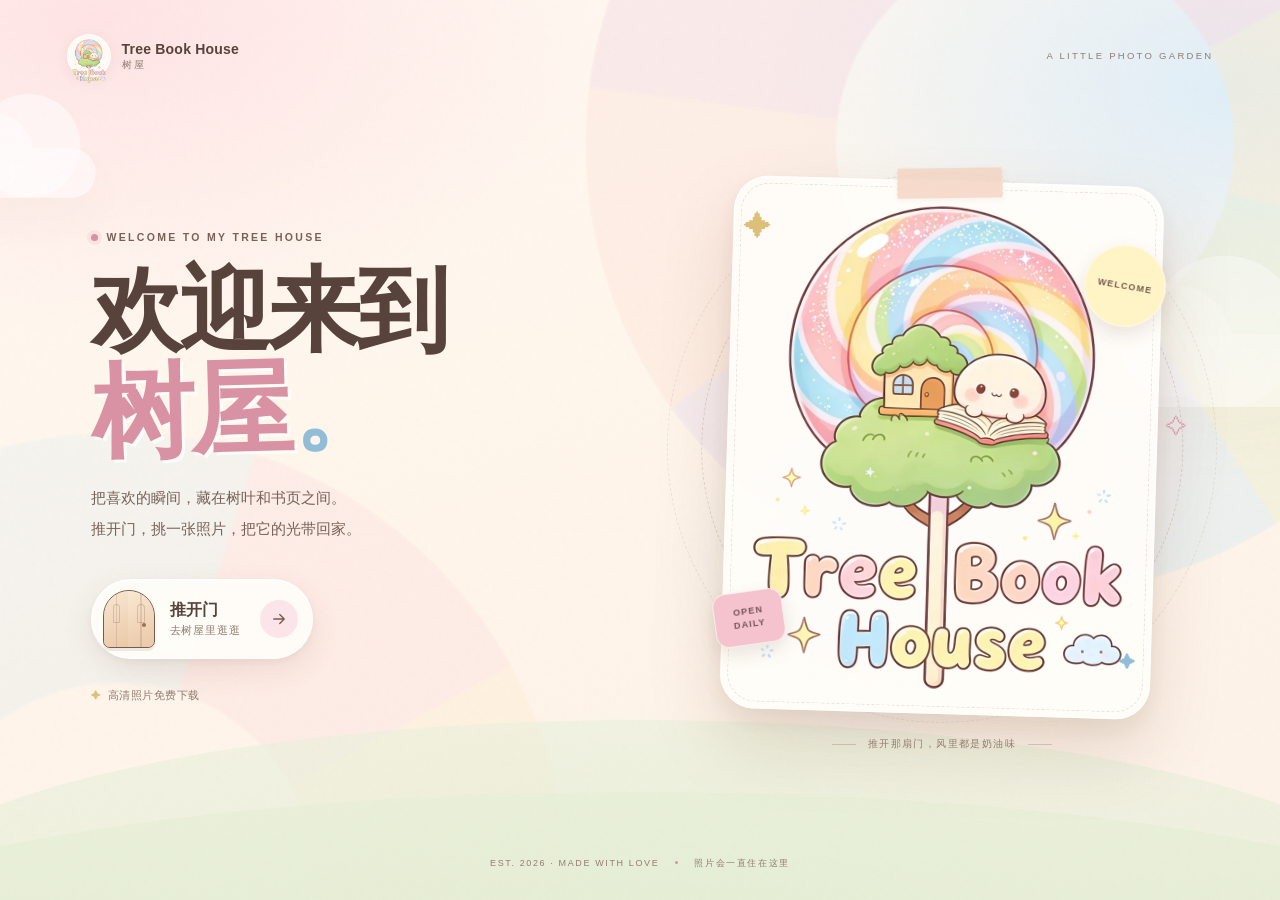
<file: index.html>
<!doctype html>
<html lang="zh-CN">
<head>
  <meta charset="utf-8">
  <meta name="viewport" content="width=device-width, initial-scale=1, viewport-fit=cover">
  <title>树屋 · Tree Book House</title>
  <meta name="description" content="欢迎来到树屋。推开门，看看藏在树叶与书页间的照片，并把喜欢的瞬间带回家。">
  <meta name="theme-color" content="#fff8ef">
  <meta property="og:type" content="website">
  <meta property="og:title" content="树屋 · Tree Book House">
  <meta property="og:description" content="把喜欢的瞬间，藏在树叶和书页之间。">
  <meta property="og:url" content="https://shugebugu.github.io/tree-book-house/">
  <meta property="og:image" content="https://shugebugu.github.io/tree-book-house/assets/brand/og.jpg">
  <meta name="twitter:card" content="summary_large_image">
  <meta name="twitter:title" content="树屋 · Tree Book House">
  <meta name="twitter:description" content="把喜欢的瞬间，藏在树叶和书页之间。">
  <meta name="twitter:image" content="https://shugebugu.github.io/tree-book-house/assets/brand/og.jpg">
  <link rel="canonical" href="https://shugebugu.github.io/tree-book-house/">
  <link rel="manifest" href="site.webmanifest">
  <meta name="apple-mobile-web-app-capable" content="yes">
  <meta name="apple-mobile-web-app-status-bar-style" content="default">
  <meta name="apple-mobile-web-app-title" content="树屋">
  <link rel="icon" href="assets/brand/favicon-32.png" sizes="32x32" type="image/png">
  <link rel="apple-touch-icon" href="assets/brand/favicon-180.png">
  <link rel="preload" href="assets/brand/logo.webp" as="image" type="image/webp">
  <link rel="stylesheet" href="assets/css/style.css">
  <script>document.documentElement.classList.add('js');</script>
</head>
<body class="is-welcome">
  <a class="skip-link" href="#main">跳到照片区</a>

  <div class="background" aria-hidden="true">
    <div class="background__wash"></div>
    <div class="lollipop lollipop--one"></div>
    <div class="lollipop lollipop--two"></div>
    <div class="cloud cloud--one"></div>
    <div class="cloud cloud--two"></div>
    <div class="cloud cloud--three"></div>
    <div class="hill hill--back"></div>
    <div class="hill hill--front"></div>
    <div class="sparkles" id="sparkles"></div>
    <div class="grain"></div>
  </div>

  <!-- ── 欢迎页 ─────────────────────────────────────── -->
  <section class="welcome" id="welcome" aria-labelledby="welcome-title">
    <header class="topbar topbar--welcome">
      <a class="brand" href="./" aria-label="Tree Book House 首页">
        <span class="brand__mark"><img src="assets/brand/logo.webp" alt="" width="852" height="1100"></span>
        <span class="brand__text">Tree Book House<small>树屋</small></span>
      </a>
      <p class="topbar__note">A LITTLE PHOTO GARDEN</p>
    </header>

    <div class="welcome__stage">
      <div class="welcome__copy">
        <p class="eyebrow"><span class="eyebrow__dot"></span> WELCOME TO MY TREE HOUSE</p>
        <h1 id="welcome-title">欢迎来到<br><span class="script">树屋</span><span class="title-dot">。</span></h1>
        <p class="lede">把喜欢的瞬间，藏在树叶和书页之间。<br>推开门，挑一张照片，把它的光带回家。</p>

        <button class="door-button" id="enterButton" type="button">
          <span class="door-button__art" aria-hidden="true">
            <span class="mini-door">
              <span class="mini-door__panel mini-door__panel--left"></span>
              <span class="mini-door__panel mini-door__panel--right"></span>
              <span class="mini-door__glow"></span>
              <span class="mini-door__knob"></span>
            </span>
          </span>
          <span class="door-button__text">
            <strong>推开门</strong>
            <small>去树屋里逛逛</small>
          </span>
          <span class="door-button__arrow" aria-hidden="true">
            <svg viewBox="0 0 24 24" fill="none"><path d="M5 12h14M13 6l6 6-6 6" stroke="currentColor" stroke-width="1.8" stroke-linecap="round" stroke-linejoin="round"/></svg>
          </span>
        </button>

        <ul class="welcome__facts" aria-label="网站特点">
          <li><span aria-hidden="true">✦</span> 高清照片免费下载</li>
        </ul>
      </div>

      <div class="welcome__art" aria-label="Tree Book House 标志">
        <div class="art-halo art-halo--pink"></div>
        <div class="art-halo art-halo--blue"></div>
        <div class="logo-float">
          <span class="orbit orbit--one" aria-hidden="true"></span>
          <span class="orbit orbit--two" aria-hidden="true"></span>
          <figure class="logo-card">
            <span class="logo-card__tape" aria-hidden="true"></span>
            <img src="assets/brand/logo.webp" alt="Tree Book House 树屋标志：彩虹棒棒糖上的树屋、一本打开的书和一朵微笑的小云" width="852" height="1100" fetchpriority="high">
          </figure>
          <span class="sticker sticker--welcome">WELCOME</span>
          <span class="sticker sticker--open">OPEN<br>DAILY</span>
          <span class="art-spark art-spark--one" aria-hidden="true">✦</span>
          <span class="art-spark art-spark--two" aria-hidden="true">✧</span>
          <span class="art-spark art-spark--three" aria-hidden="true">✦</span>
        </div>
        <p class="art-caption"><span></span> 推开那扇门，风里都是奶油味 <span></span></p>
      </div>
    </div>

    <footer class="welcome__foot">
      <span>EST. 2026 · MADE WITH LOVE</span>
      <span class="welcome__foot-dot" aria-hidden="true"></span>
      <span>照片会一直住在这里</span>
    </footer>
  </section>

  <!-- ── 相册 ───────────────────────────────────────── -->
  <div class="gallery-shell" id="galleryShell" hidden>
    <header class="topbar topbar--gallery">
      <a class="brand" href="./" aria-label="Tree Book House 首页">
        <span class="brand__mark"><img src="assets/brand/logo.webp" alt="" width="852" height="1100"></span>
        <span class="brand__text">Tree Book House<small>树屋</small></span>
      </a>
    </header>

    <main id="main">
      <section class="gallery-hero" aria-labelledby="gallery-title">
        <div class="gallery-hero__copy">
          <p class="eyebrow"><span class="eyebrow__dot"></span> THE PHOTO COLLECTION</p>
          <h1 id="gallery-title">树屋里的<span class="script">收藏</span></h1>
          <p class="lede" id="galleryIntro">一些被光选中的瞬间，住在这里，也等你带走。</p>
        </div>
      </section>

      <section class="about" id="about" aria-labelledby="about-title">
        <div class="about__card">
          <span class="about__kicker">ABOUT THIS LITTLE PLACE</span>
          <h2 id="about-title">一间不打烊的<br><span class="script">树屋相册</span></h2>
          <p>这里收藏着我制作的画面。你可以随意看看，也可以把喜欢的照片下载下来，留在自己的相册里。每一张都准备了轻巧版与高清版，还有一段动态壁纸背景。</p>
          <p class="about__sign">— 来自树屋的主人</p>
        </div>
        <a class="about__aside about__aside--tip" href="tip.html" aria-label="为树屋添一点甜，前往打赏页面">
          <span class="about__moon" aria-hidden="true"></span>
          <span class="about__flower about__flower--one" aria-hidden="true"></span>
          <span class="about__flower about__flower--two" aria-hidden="true"></span>
          <svg class="tip-entry__art" viewBox="0 0 240 225" fill="none" xmlns="http://www.w3.org/2000/svg" aria-hidden="true" focusable="false">
            <defs>
              <linearGradient id="tipJarGlass" x1="70" y1="105" x2="178" y2="204" gradientUnits="userSpaceOnUse">
                <stop stop-color="#fbfdfa"/>
                <stop offset=".55" stop-color="#e8f5ed"/>
                <stop offset="1" stop-color="#f7e9d9"/>
              </linearGradient>
              <linearGradient id="tipJarRoof" x1="58" y1="52" x2="186" y2="108" gradientUnits="userSpaceOnUse">
                <stop stop-color="#f8d6dc"/>
                <stop offset="1" stop-color="#edafc0"/>
              </linearGradient>
              <clipPath id="tipJarClip">
                <path d="M55 99c0-8 6-14 14-14h102c8 0 14 6 14 14v72c0 17-13 30-30 30H85c-17 0-30-13-30-30V99Z"/>
              </clipPath>
            </defs>

            <circle cx="129" cy="113" r="94" fill="#fbe7d9" opacity=".28"/>

            <path d="M50 185c-10-17-12-32-8-47" stroke="#79966d" stroke-width="3" stroke-linecap="round"/>
            <path d="M43 153c-14-2-21-9-23-18 12-2 21 3 25 12" fill="#d3e4bb" stroke="#719066" stroke-width="2.3" stroke-linejoin="round"/>
            <path d="M47 170c13-1 21-7 25-15-11-3-20 1-25 9" fill="#c7dca9" stroke="#719066" stroke-width="2.3" stroke-linejoin="round"/>

            <ellipse cx="120" cy="208" rx="71" ry="9" fill="#6d4b3a" opacity=".12"/>

            <rect x="151" y="49" width="19" height="48" rx="5" fill="#fff8ec" stroke="#6d5147" stroke-width="3"/>
            <path d="M160.5 39c-7-5-11-9-11-15 0-4 3-7 7-7 2 0 4 1 5 3 1-2 3-3 5-3 4 0 7 3 7 7 0 6-5 10-13 15Z" fill="#f4b2c1" stroke="#6d5147" stroke-width="2.4" stroke-linejoin="round"/>

            <path d="M55 99c0-8 6-14 14-14h102c8 0 14 6 14 14v72c0 17-13 30-30 30H85c-17 0-30-13-30-30V99Z" fill="url(#tipJarGlass)" stroke="#6d5147" stroke-width="3"/>
            <g clip-path="url(#tipJarClip)">
              <path d="M94 158c-15-10-24-19-24-30 0-8 6-14 14-14 5 0 9 2 12 7 3-5 7-7 12-7 8 0 14 6 14 14 0 11-10 20-28 30Z" fill="#f3b4c2" stroke="#6d5147" stroke-width="2.5" stroke-linejoin="round"/>
              <circle cx="143" cy="137" r="19" fill="#f6dda2" stroke="#6d5147" stroke-width="2.5"/>
              <path d="M133 137c4-7 8-7 10 0 2 7 6 7 10 0" stroke="#d2ae6d" stroke-width="2" stroke-linecap="round"/>
              <path d="M139 178c-10-6-16-12-16-20 0-6 4-10 10-10 3 0 5 1 7 4 2-3 4-4 7-4 6 0 10 4 10 10 0 8-7 14-18 20Z" fill="#cfe2c0" stroke="#6d5147" stroke-width="2.2" stroke-linejoin="round"/>
              <path d="M87 171l3 7 8 3-8 3-3 8-3-8-8-3 8-3 3-7Z" fill="#c9e2f2" stroke="#6d5147" stroke-width="2" stroke-linejoin="round"/>
              <circle cx="104" cy="120" r="5" fill="#f6c9d4" stroke="#6d5147" stroke-width="1.8"/>
              <circle cx="168" cy="165" r="5" fill="#f6dca0" stroke="#6d5147" stroke-width="1.8"/>
            </g>

            <path d="M70 113c-5 23-4 42 2 60" stroke="#fff" stroke-width="7" stroke-linecap="round" opacity=".55"/>
            <path d="M176 122c4 14 3 29-1 41" stroke="#fff" stroke-width="4" stroke-linecap="round" opacity=".38"/>

            <rect x="58" y="82" width="124" height="19" rx="9.5" fill="#fff6e9" stroke="#6d5147" stroke-width="3"/>
            <path d="M32 100c-3-4-1-9 4-12L112 42c5-3 11-3 16 0l76 46c5 3 7 8 4 12l-10 12H42L32 100Z" fill="url(#tipJarRoof)" stroke="#6d5147" stroke-width="3" stroke-linejoin="round"/>
            <path d="M54 94c13-12 27-20 41-27M126 64c17 7 33 17 49 28" stroke="#e6a0b2" stroke-width="2.2" stroke-linecap="round" opacity=".8"/>
            <path d="M120 36c-5-4-8-7-8-11 0-3 2-5 5-5 2 0 3 1 4 2 1-1 2-2 4-2 3 0 5 2 5 5 0 4-4 7-10 11Z" fill="#f3a9bb" stroke="#6d5147" stroke-width="2.2" stroke-linejoin="round"/>

            <path d="M190 94c13 8 15 20 7 29" stroke="#9b7a66" stroke-width="2" stroke-linecap="round"/>
            <g transform="rotate(8 190 138)">
              <rect x="171" y="126" width="46" height="31" rx="7" fill="#fff8ee" stroke="#6d5147" stroke-width="2.5"/>
              <path d="M197 148c-8-5-13-10-13-16 0-4 3-7 7-7 3 0 5 1 6 3 1-2 3-3 6-3 4 0 7 3 7 7 0 6-5 11-13 16Z" fill="#ef9fb2" stroke="#6d5147" stroke-width="1.8" stroke-linejoin="round"/>
            </g>

            <path d="M207 54l2.5 7 7 2.5-7 2.5-2.5 7-2.5-7-7-2.5 7-2.5 2.5-7Z" fill="#f2ce76" opacity=".9"/>
            <path d="M45 69l1.8 5 5 1.8-5 1.8-1.8 5-1.8-5-5-1.8 5-1.8 1.8-5Z" fill="#e7aebc" opacity=".75"/>
            <circle cx="74" cy="57" r="3" fill="#c7dfae" opacity=".9"/>
            <circle cx="186" cy="185" r="3" fill="#c9dfee" opacity=".9"/>
          </svg>
          <span class="tip-entry__kicker">A LITTLE TIP JAR</span>
          <span class="tip-entry__body">
            <span class="tip-entry__title">为树屋<br>添一点甜</span>
            <span class="tip-entry__sub">如果这些光让你停留了一会儿</span>
            <span class="tip-entry__cta"><span>点击卡片，去打赏</span><span class="tip-entry__cta-arrow" aria-hidden="true">→</span></span>
          </span>
        </a>
      </section>

      <section class="collections" id="collections" aria-labelledby="gallery-title">
        <div class="gallery-toolbar" id="galleryToolbar" hidden>
          <div class="filters" id="filters" role="group" aria-label="按分组筛选照片"></div>
          <p class="photo-count" id="photoCount" aria-live="polite"></p>
        </div>
        <div id="collectionsList" class="collections__list"></div>

        <div class="empty-state" id="emptyState" hidden>
          <div class="empty-state__art" aria-hidden="true">
            <span class="empty-house"></span>
            <span class="empty-cloud"></span>
            <span class="empty-book"></span>
          </div>
          <h2>树屋还在等第一张照片</h2>
          <p>这里很快就会有新的光，过一会儿再来看看吧。</p>
        </div>
        <div class="loading-state" id="loadingState">
          <span class="loading-dot"></span><span class="loading-dot"></span><span class="loading-dot"></span>
          <p>正在推开树屋的门…</p>
        </div>
        <div class="error-state" id="errorState" hidden>
          <h2>门卡住了</h2>
          <p>照片暂时没有加载出来，请刷新页面再试一次。</p>
          <button class="soft-button" type="button" onclick="location.reload()">重新加载</button>
        </div>
      </section>
    </main>

    <footer class="site-footer">
      <div class="site-footer__brand">
        <img src="assets/brand/logo.webp" alt="" width="852" height="1100" loading="lazy">
        <p>Tree Book House<small>把喜欢的瞬间，藏在树叶和书页之间。</small></p>
      </div>
      <div class="site-footer__meta">
        <span>© <span id="year">2026</span> Tree Book House</span>
      </div>
    </footer>
  </div>

  <!-- ── 照片查看器 ─────────────────────────────────── -->
  <dialog class="lightbox" id="lightbox" aria-labelledby="lightboxTitle">
    <div class="lightbox__shell">
      <button class="lightbox__close" id="lightboxClose" type="button" aria-label="关闭照片查看器">
        <svg viewBox="0 0 24 24" fill="none" aria-hidden="true"><path d="M6 6l12 12M18 6L6 18" stroke="currentColor" stroke-width="1.8" stroke-linecap="round"/></svg>
      </button>

      <div class="lightbox__visual">
        <div class="lightbox__media" id="lightboxMedia">
          <img id="lightboxImage" alt="">
          <video id="lightboxVideo" muted loop playsinline preload="none" aria-label="照片的动态壁纸预览" hidden></video>
          <div class="media-badge" id="mediaBadge"><span></span> LIVE PREVIEW</div>
          <div class="media-hint" id="mediaHint">动态壁纸为静音循环预览</div>
        </div>
        <div class="lightbox__media-nav" id="lightboxMediaNav" hidden>
          <button type="button" class="round-button" id="prevPhoto" aria-label="查看静态预览">
            <svg viewBox="0 0 24 24" fill="none"><path d="M15 5l-7 7 7 7" stroke="currentColor" stroke-width="1.8" stroke-linecap="round" stroke-linejoin="round"/></svg>
          </button>
          <button type="button" class="round-button" id="nextPhoto" aria-label="查看动态壁纸">
            <svg viewBox="0 0 24 24" fill="none"><path d="M9 5l7 7-7 7" stroke="currentColor" stroke-width="1.8" stroke-linecap="round" stroke-linejoin="round"/></svg>
          </button>
        </div>
      </div>

      <aside class="lightbox__info">
        <div class="lightbox__scroll">
          <div class="lightbox__meta">
            <span class="tag" id="lightboxGroup"></span>
            <time id="lightboxDate"></time>
          </div>
          <h2 id="lightboxTitle"></h2>
          <p class="lightbox__note" id="lightboxNote"></p>

          <dl class="photo-facts">
            <div><dt>高清尺寸</dt><dd id="factOriginal">—</dd></div>
            <div><dt>照片分组</dt><dd id="factGroup">—</dd></div>
          </dl>

          <div class="downloads">
            <p class="downloads__title">把这张照片带走</p>
            <a class="download-card" id="downloadLarge" download>
              <span class="download-card__icon" aria-hidden="true">
                <svg viewBox="0 0 24 24" fill="none"><path d="M12 3v12m0 0l4.5-4.5M12 15l-4.5-4.5M4 20h16" stroke="currentColor" stroke-width="1.7" stroke-linecap="round" stroke-linejoin="round"/></svg>
              </span>
              <span class="download-card__text"><strong>高清版</strong><small id="downloadLargeMeta">—</small></span>
              <span class="download-card__arrow" aria-hidden="true">↓</span>
            </a>
            <a class="download-card" id="downloadWeb" download>
              <span class="download-card__icon download-card__icon--blue" aria-hidden="true">
                <svg viewBox="0 0 24 24" fill="none"><path d="M12 3v12m0 0l4.5-4.5M12 15l-4.5-4.5M4 20h16" stroke="currentColor" stroke-width="1.7" stroke-linecap="round" stroke-linejoin="round"/></svg>
              </span>
              <span class="download-card__text"><strong>轻巧版</strong><small id="downloadWebMeta">—</small></span>
              <span class="download-card__arrow" aria-hidden="true">↓</span>
            </a>
            <a class="download-card download-card--video" id="downloadVideo" download hidden>
              <span class="download-card__icon download-card__icon--pink" aria-hidden="true">
                <svg viewBox="0 0 24 24" fill="none"><path d="M8 7.5v9l7-4.5-7-4.5z" stroke="currentColor" stroke-width="1.7" stroke-linejoin="round"/><rect x="3" y="4" width="18" height="16" rx="4" stroke="currentColor" stroke-width="1.7"/></svg>
              </span>
              <span class="download-card__text"><strong>动态壁纸</strong><small id="downloadVideoMeta">—</small></span>
              <span class="download-card__arrow" aria-hidden="true">↓</span>
            </a>
          </div>

          <p class="download-note">点击即可下载 · 照片仅供个人收藏，请勿商用</p>
        </div>
      </aside>
    </div>
  </dialog>

  <div class="doorway-overlay" id="doorwayOverlay" aria-hidden="true">
    <div class="doorway-overlay__glow"></div>
    <div class="doorway-overlay__panel doorway-overlay__panel--left"></div>
    <div class="doorway-overlay__panel doorway-overlay__panel--right"></div>
    <span class="doorway-overlay__seam"></span>
  </div>

  <noscript>
    <div class="noscript">树屋需要 JavaScript 才能打开。请在浏览器设置中启用 JavaScript。</div>
  </noscript>

  <script src="assets/js/app.js" defer></script>
</body>
</html>
</file>
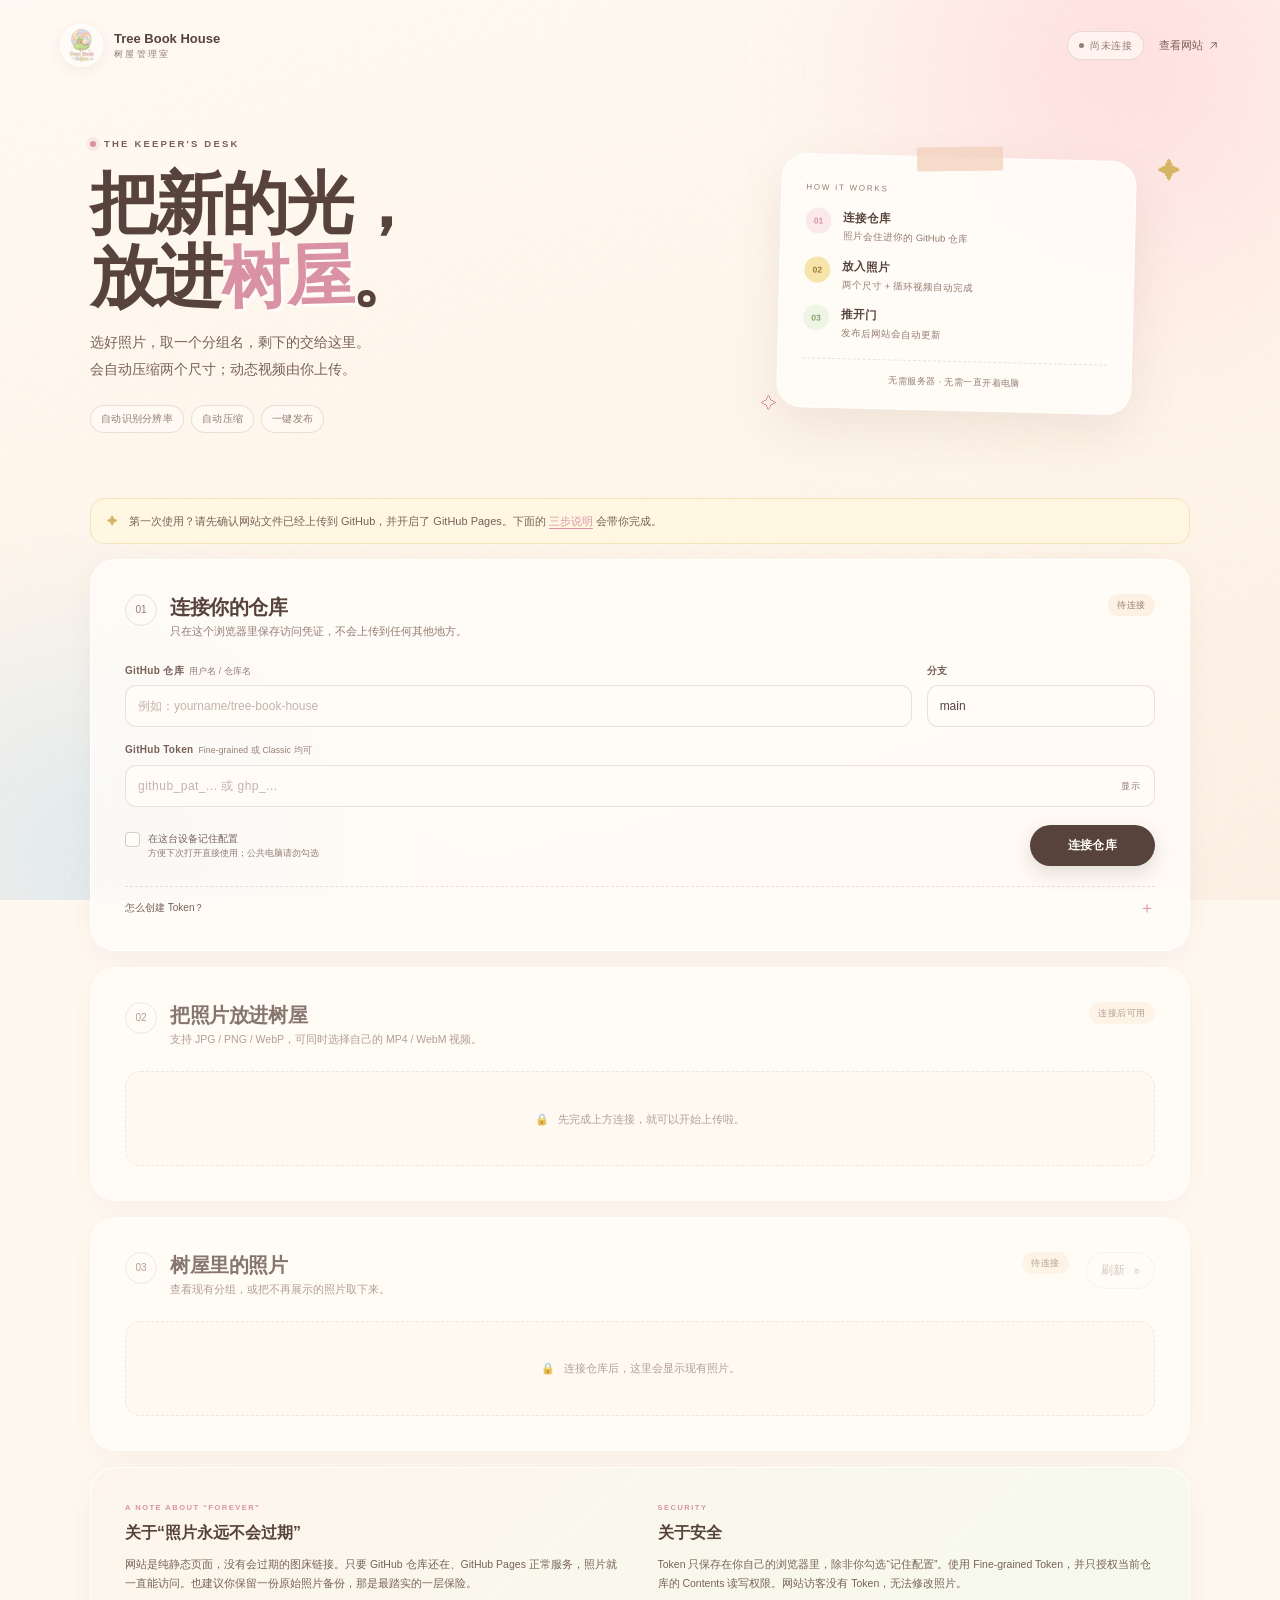
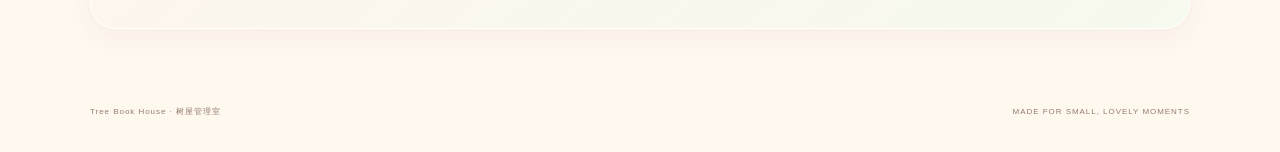
<file: admin.html>
<!doctype html>
<html lang="zh-CN">
<head>
  <meta charset="utf-8">
  <meta name="viewport" content="width=device-width, initial-scale=1, viewport-fit=cover">
  <meta name="robots" content="noindex, nofollow">
  <title>树屋管理 · Tree Book House</title>
  <meta name="theme-color" content="#fff8ef">
  <link rel="icon" href="assets/brand/favicon-32.png" sizes="32x32" type="image/png">
  <link rel="stylesheet" href="assets/css/admin.css">
</head>
<body class="admin-body">
  <a class="skip-link" href="#adminMain">跳到主要内容</a>

  <div class="admin-backdrop" aria-hidden="true">
    <div class="admin-backdrop__glow admin-backdrop__glow--one"></div>
    <div class="admin-backdrop__glow admin-backdrop__glow--two"></div>
    <div class="admin-backdrop__grain"></div>
  </div>

  <header class="admin-topbar">
    <a class="admin-brand" href="index.html">
      <span class="admin-brand__mark"><img src="assets/brand/logo.webp" alt="" width="852" height="1100"></span>
      <span class="admin-brand__text"><strong>Tree Book House</strong><small>树屋管理室</small></span>
    </a>
    <div class="admin-topbar__actions">
      <span class="connection-pill" id="connectionPill" data-state="offline"><span></span><span id="connectionText">尚未连接</span></span>
      <a class="topbar-link" href="index.html">查看网站 <svg viewBox="0 0 24 24" fill="none" aria-hidden="true"><path d="M7 17L17 7M9 7h8v8" stroke="currentColor" stroke-width="1.7" stroke-linecap="round" stroke-linejoin="round"/></svg></a>
    </div>
  </header>

  <main class="admin-main" id="adminMain">
    <section class="admin-hero">
      <div class="admin-hero__copy">
        <p class="admin-eyebrow"><span></span> THE KEEPER'S DESK</p>
        <h1>把新的光，<br>放进<span class="admin-script">树屋</span>。</h1>
        <p class="admin-lede">选好照片，取一个分组名，剩下的交给这里。<br>会自动压缩两个尺寸；动态视频由你上传。</p>
        <div class="admin-hero__chips">
          <span>自动识别分辨率</span>
          <span>自动压缩</span>
          <span>一键发布</span>
        </div>
      </div>
      <div class="admin-hero__steps" aria-label="发布步骤">
        <div class="admin-note-card">
          <span class="admin-note-card__tape" aria-hidden="true"></span>
          <p class="admin-note-card__label">HOW IT WORKS</p>
          <ol>
            <li><span>01</span><div><strong>连接仓库</strong><small>照片会住进你的 GitHub 仓库</small></div></li>
            <li><span>02</span><div><strong>放入照片</strong><small>两个尺寸 + 循环视频自动完成</small></div></li>
            <li><span>03</span><div><strong>推开门</strong><small>发布后网站会自动更新</small></div></li>
          </ol>
          <p class="admin-note-card__foot">无需服务器 · 无需一直开着电脑</p>
        </div>
        <span class="admin-hero__spark admin-hero__spark--one" aria-hidden="true">✦</span>
        <span class="admin-hero__spark admin-hero__spark--two" aria-hidden="true">✧</span>
      </div>
    </section>

    <div class="admin-alert admin-alert--warn" id="repoSetupHint">
      <span aria-hidden="true">✦</span>
      <p>第一次使用？请先确认网站文件已经上传到 GitHub，并开启了 GitHub Pages。下面的 <button type="button" class="inline-button" id="openGuide">三步说明</button> 会带你完成。</p>
    </div>

    <!-- 01 connect -->
    <section class="admin-panel" id="setupPanel" aria-labelledby="setupTitle">
      <div class="admin-panel__head">
        <span class="admin-panel__num">01</span>
        <div>
          <h2 id="setupTitle">连接你的仓库</h2>
          <p>只在这个浏览器里保存访问凭证，不会上传到任何其他地方。</p>
        </div>
        <span class="panel-state" id="setupState">待连接</span>
      </div>

      <form class="setup-form" id="setupForm" autocomplete="off">
        <div class="field field--wide">
          <label for="repoInput">GitHub 仓库 <span>用户名 / 仓库名</span></label>
          <input id="repoInput" name="repo" type="text" placeholder="例如：yourname/tree-book-house" spellcheck="false" autocapitalize="off">
        </div>
        <div class="field">
          <label for="branchInput">分支</label>
          <input id="branchInput" name="branch" type="text" value="main" spellcheck="false" autocapitalize="off">
        </div>
        <div class="field field--token">
          <label for="tokenInput">GitHub Token <span>Fine-grained 或 Classic 均可</span></label>
          <div class="token-wrap">
            <input id="tokenInput" name="token" type="password" placeholder="github_pat_... 或 ghp_..." spellcheck="false" autocapitalize="off">
            <button type="button" class="token-toggle" id="tokenToggle" aria-label="显示 Token">显示</button>
          </div>
        </div>
        <div class="setup-form__actions">
          <label class="check">
            <input type="checkbox" id="rememberInput">
            <span class="check__box" aria-hidden="true"></span>
            <span>在这台设备记住配置<small>方便下次打开直接使用；公共电脑请勿勾选</small></span>
          </label>
          <button type="submit" class="primary-button" id="connectButton">
            <span class="button-label">连接仓库</span>
            <span class="button-spinner" aria-hidden="true"></span>
          </button>
        </div>
      </form>

      <div class="setup-status" id="setupStatus" role="status" aria-live="polite"></div>

      <details class="setup-help">
        <summary>怎么创建 Token？<span aria-hidden="true">＋</span></summary>
        <div class="setup-help__body">
          <p class="setup-help__lead">Classic Token 只需勾选 <code>public_repo</code>；想使用更细粒度的权限时，可以按下面步骤创建 Fine-grained Token。</p>
          <ol>
            <li>打开 GitHub → 右上角头像 → <strong>Settings</strong> → <strong>Developer settings</strong> → <strong>Personal access tokens</strong> → <strong>Fine-grained tokens</strong>。</li>
            <li>点击 <strong>Generate new token</strong>，Repository access 选择 <strong>Only select repositories</strong>，只勾选你的网站仓库。</li>
            <li>Permissions → Repository permissions → 找到 <strong>Contents</strong>，设为 <strong>Read and write</strong>；Metadata 保持 Read-only。</li>
            <li>生成后复制以 <code>github_pat_</code> 开头的 Token，粘贴到上面。它只用于向这个仓库提交照片。</li>
          </ol>
          <p>Token 就像一把钥匙。不要发给别人；如果怀疑泄露，去 GitHub 页面 Revoke 掉再重新生成即可。</p>
        </div>
      </details>
    </section>

    <!-- 02 upload -->
    <section class="admin-panel is-locked" id="uploadPanel" aria-labelledby="uploadTitle">
      <div class="admin-panel__head">
        <span class="admin-panel__num">02</span>
        <div>
          <h2 id="uploadTitle">把照片放进树屋</h2>
          <p>支持 JPG / PNG / WebP，可同时选择自己的 MP4 / WebM 视频。</p>
        </div>
        <span class="panel-state" id="uploadState">连接后可用</span>
      </div>

      <div class="panel-lock-note" id="panelLockNote"><span aria-hidden="true">🔒</span> 先完成上方连接，就可以开始上传啦。</div>

      <div class="upload-body" id="uploadBody">
        <div class="group-picker">
          <div class="group-picker__text">
            <span class="mini-label">PHOTO GROUP</span>
            <h3>放在哪个分组？</h3>
            <p>每一组会在网站上形成一个小展区。</p>
          </div>
          <div class="group-picker__controls">
            <div class="field">
              <label class="sr-only" for="groupSelect">照片分组</label>
              <select id="groupSelect"></select>
            </div>
            <div class="new-group-fields" id="newGroupFields" hidden>
              <div class="field">
                <label for="newGroupName">新分组名称</label>
                <input id="newGroupName" type="text" maxlength="24" placeholder="例如：夏日散步">
              </div>
              <div class="field">
                <label for="newGroupDesc">一句描述 <span>可选</span></label>
                <input id="newGroupDesc" type="text" maxlength="48" placeholder="例如：风从树叶间经过。">
              </div>
            </div>
          </div>
        </div>

        <div class="dropzone" id="dropzone" tabindex="0" role="button" aria-controls="fileInput" aria-label="选择或拖入照片和视频">
          <input id="fileInput" type="file" accept="image/jpeg,image/png,image/webp,image/avif,video/mp4,video/webm" multiple hidden>
          <div class="dropzone__art" aria-hidden="true">
            <span class="dropzone__sun"></span>
            <span class="dropzone__hill"></span>
            <span class="dropzone__house"><i></i></span>
            <span class="dropzone__plus">＋</span>
          </div>
          <p class="dropzone__title">把照片拖到这里</p>
          <p class="dropzone__hint">或者 <span>点击选择文件</span> · 建议每次 1–20 张</p>
          <p class="dropzone__note">可以同时选择同名视频自动配对，也可以在下方为每张照片单独添加</p>
        </div>

        <div class="queue" id="queueWrap" hidden>
          <div class="queue__head">
            <h3>待放入的照片 <span id="queueCount">0</span></h3>
            <button type="button" class="text-button" id="clearQueue">清空</button>
          </div>
          <ul class="queue__list" id="queueList"></ul>
        </div>

        <div class="publish-settings" id="publishSettings" hidden>
          <div class="setting-row">
            <div class="setting-copy">
              <strong>动态背景视频由你自己上传</strong>
              <span>为照片附加自己的 MP4 / WebM，它会作为循环预览和视频下载。网站不会自动生成或重编码视频；建议单个视频小于 60 MB。</span>
            </div>
            <span class="video-self-badge">SELF-HOSTED</span>
          </div>
          <div class="setting-row setting-row--summary">
            <div class="publish-summary" id="publishSummary">还没有添加照片</div>
            <button type="button" class="publish-button" id="publishButton" disabled>
              <span class="button-label">发布到树屋</span>
              <span class="button-spinner" aria-hidden="true"></span>
              <svg viewBox="0 0 24 24" fill="none" aria-hidden="true"><path d="M5 12h14M13 6l6 6-6 6" stroke="currentColor" stroke-width="1.8" stroke-linecap="round" stroke-linejoin="round"/></svg>
            </button>
          </div>
          <div class="progress" id="progressWrap" hidden>
            <div class="progress__bar"><span id="progressBar"></span></div>
            <p class="progress__label" id="progressLabel">准备中…</p>
          </div>
          <div class="publish-log" id="publishLog" role="status" aria-live="polite"></div>
        </div>
      </div>
    </section>

    <!-- 03 manage -->
    <section class="admin-panel is-locked" id="managePanel" aria-labelledby="manageTitle">
      <div class="admin-panel__head">
        <span class="admin-panel__num">03</span>
        <div>
          <h2 id="manageTitle">树屋里的照片</h2>
          <p>查看现有分组，或把不再展示的照片取下来。</p>
        </div>
        <span class="panel-state" id="manageState">待连接</span>
        <button type="button" class="ghost-button" id="refreshButton" disabled>刷新 <span aria-hidden="true">↻</span></button>
      </div>
      <div class="panel-lock-note" id="manageLockNote"><span aria-hidden="true">🔒</span> 连接仓库后，这里会显示现有照片。</div>

      <div class="manage-body" id="manageBody" hidden>
        <div class="manage-summary">
          <div><span id="totalPhotoCount">0</span><small>张照片</small></div>
          <div><span id="totalGroupCount">0</span><small>个分组</small></div>
          <div><span id="repoSize">—</span><small>媒体占用</small></div>
          <button type="button" class="danger-text" id="removeDemoButton" hidden>移除全部示例内容</button>
        </div>
        <div class="manage-groups" id="manageGroups"></div>
        <div class="manage-empty" id="manageEmpty" hidden>树屋里还没有照片，去上面放入第一张吧。</div>
      </div>
    </section>

    <section class="admin-panel admin-panel--info">
      <div class="info-grid">
        <div>
          <span class="mini-label">A NOTE ABOUT “FOREVER”</span>
          <h2>关于“照片永远不会过期”</h2>
          <p>网站是纯静态页面，没有会过期的图床链接。只要 GitHub 仓库还在、GitHub Pages 正常服务，照片就一直能访问。也建议你保留一份原始照片备份，那是最踏实的一层保险。</p>
        </div>
        <div>
          <span class="mini-label">SECURITY</span>
          <h2>关于安全</h2>
          <p>Token 只保存在你自己的浏览器里，除非你勾选“记住配置”。使用 Fine-grained Token，并只授权当前仓库的 Contents 读写权限。网站访客没有 Token，无法修改照片。</p>
        </div>
      </div>
    </section>
  </main>

  <footer class="admin-footer">
    <span>Tree Book House · 树屋管理室</span>
    <span>MADE FOR SMALL, LOVELY MOMENTS</span>
  </footer>

  <div class="toast" id="toast" role="status" aria-live="polite"></div>

  <dialog class="confirm-dialog" id="confirmDialog" aria-labelledby="confirmTitle">
    <div class="confirm-dialog__icon" aria-hidden="true">?</div>
    <h2 id="confirmTitle">确定要这样做吗？</h2>
    <p id="confirmText"></p>
    <div class="confirm-dialog__actions">
      <button type="button" class="ghost-button" id="confirmCancel">先不要</button>
      <button type="button" class="danger-button" id="confirmOk">确定</button>
    </div>
  </dialog>

  <script src="assets/js/admin.js" defer></script>
</body>
</html>
</file>
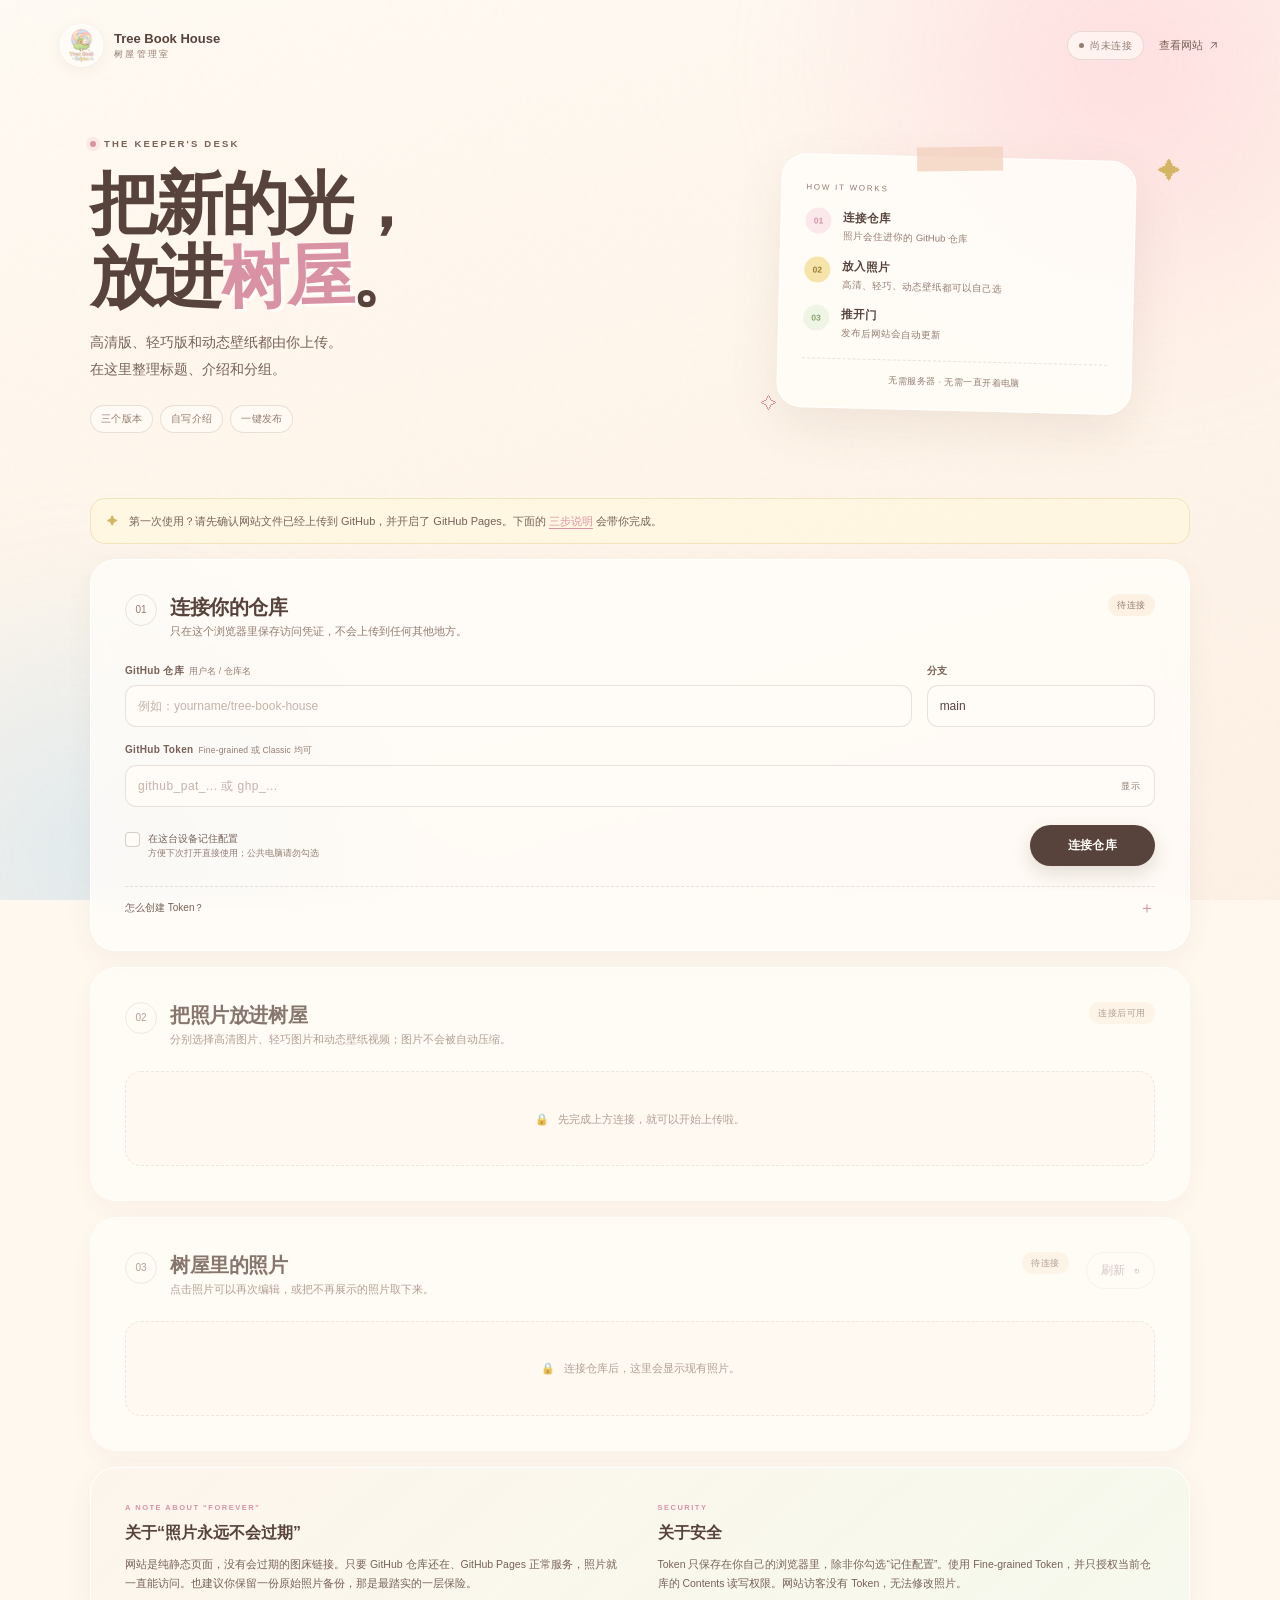
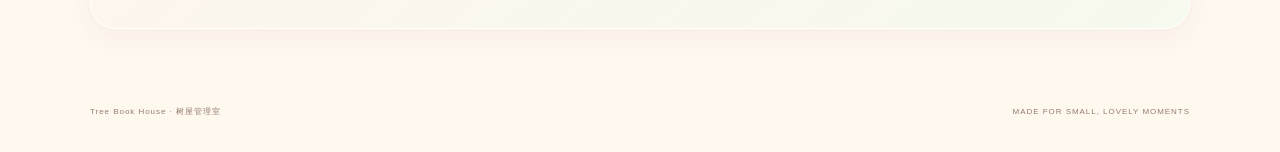
<file: keeper-8f2d.html>
<!doctype html>
<html lang="zh-CN">
<head>
  <meta charset="utf-8">
  <meta name="viewport" content="width=device-width, initial-scale=1, viewport-fit=cover">
  <meta name="robots" content="noindex, nofollow">
  <meta name="referrer" content="no-referrer">
  <title>树屋管理 · Tree Book House</title>
  <meta name="theme-color" content="#fff8ef">
  <link rel="icon" href="assets/brand/favicon-32.png" sizes="32x32" type="image/png">
  <link rel="stylesheet" href="assets/css/admin.css">
</head>
<body class="admin-body">
  <a class="skip-link" href="#adminMain">跳到主要内容</a>

  <div class="admin-backdrop" aria-hidden="true">
    <div class="admin-backdrop__glow admin-backdrop__glow--one"></div>
    <div class="admin-backdrop__glow admin-backdrop__glow--two"></div>
    <div class="admin-backdrop__grain"></div>
  </div>

  <header class="admin-topbar">
    <a class="admin-brand" href="index.html">
      <span class="admin-brand__mark"><img src="assets/brand/logo.webp" alt="" width="852" height="1100"></span>
      <span class="admin-brand__text"><strong>Tree Book House</strong><small>树屋管理室</small></span>
    </a>
    <div class="admin-topbar__actions">
      <span class="connection-pill" id="connectionPill" data-state="offline"><span></span><span id="connectionText">尚未连接</span></span>
      <a class="topbar-link" href="index.html">查看网站 <svg viewBox="0 0 24 24" fill="none" aria-hidden="true"><path d="M7 17L17 7M9 7h8v8" stroke="currentColor" stroke-width="1.7" stroke-linecap="round" stroke-linejoin="round"/></svg></a>
    </div>
  </header>

  <main class="admin-main" id="adminMain">
    <section class="admin-hero">
      <div class="admin-hero__copy">
        <p class="admin-eyebrow"><span></span> THE KEEPER'S DESK</p>
        <h1>把新的光，<br>放进<span class="admin-script">树屋</span>。</h1>
        <p class="admin-lede">高清版、轻巧版和动态壁纸都由你上传。<br>在这里整理标题、介绍和分组。</p>
        <div class="admin-hero__chips">
          <span>三个版本</span>
          <span>自写介绍</span>
          <span>一键发布</span>
        </div>
      </div>
      <div class="admin-hero__steps" aria-label="发布步骤">
        <div class="admin-note-card">
          <span class="admin-note-card__tape" aria-hidden="true"></span>
          <p class="admin-note-card__label">HOW IT WORKS</p>
          <ol>
            <li><span>01</span><div><strong>连接仓库</strong><small>照片会住进你的 GitHub 仓库</small></div></li>
            <li><span>02</span><div><strong>放入照片</strong><small>高清、轻巧、动态壁纸都可以自己选</small></div></li>
            <li><span>03</span><div><strong>推开门</strong><small>发布后网站会自动更新</small></div></li>
          </ol>
          <p class="admin-note-card__foot">无需服务器 · 无需一直开着电脑</p>
        </div>
        <span class="admin-hero__spark admin-hero__spark--one" aria-hidden="true">✦</span>
        <span class="admin-hero__spark admin-hero__spark--two" aria-hidden="true">✧</span>
      </div>
    </section>

    <div class="admin-alert admin-alert--warn" id="repoSetupHint">
      <span aria-hidden="true">✦</span>
      <p>第一次使用？请先确认网站文件已经上传到 GitHub，并开启了 GitHub Pages。下面的 <button type="button" class="inline-button" id="openGuide">三步说明</button> 会带你完成。</p>
    </div>

    <!-- 01 connect -->
    <section class="admin-panel" id="setupPanel" aria-labelledby="setupTitle">
      <div class="admin-panel__head">
        <span class="admin-panel__num">01</span>
        <div>
          <h2 id="setupTitle">连接你的仓库</h2>
          <p>只在这个浏览器里保存访问凭证，不会上传到任何其他地方。</p>
        </div>
        <span class="panel-state" id="setupState">待连接</span>
      </div>

      <form class="setup-form" id="setupForm" autocomplete="off">
        <div class="field field--wide">
          <label for="repoInput">GitHub 仓库 <span>用户名 / 仓库名</span></label>
          <input id="repoInput" name="repo" type="text" placeholder="例如：yourname/tree-book-house" spellcheck="false" autocapitalize="off">
        </div>
        <div class="field">
          <label for="branchInput">分支</label>
          <input id="branchInput" name="branch" type="text" value="main" spellcheck="false" autocapitalize="off">
        </div>
        <div class="field field--token">
          <label for="tokenInput">GitHub Token <span>Fine-grained 或 Classic 均可</span></label>
          <div class="token-wrap">
            <input id="tokenInput" name="token" type="password" placeholder="github_pat_... 或 ghp_..." spellcheck="false" autocapitalize="off">
            <button type="button" class="token-toggle" id="tokenToggle" aria-label="显示 Token">显示</button>
          </div>
        </div>
        <div class="setup-form__actions">
          <label class="check">
            <input type="checkbox" id="rememberInput">
            <span class="check__box" aria-hidden="true"></span>
            <span>在这台设备记住配置<small>方便下次打开直接使用；公共电脑请勿勾选</small></span>
          </label>
          <button type="submit" class="primary-button" id="connectButton">
            <span class="button-label">连接仓库</span>
            <span class="button-spinner" aria-hidden="true"></span>
          </button>
        </div>
      </form>

      <div class="setup-status" id="setupStatus" role="status" aria-live="polite"></div>

      <details class="setup-help">
        <summary>怎么创建 Token？<span aria-hidden="true">＋</span></summary>
        <div class="setup-help__body">
          <p class="setup-help__lead">Classic Token 只需勾选 <code>public_repo</code>；想使用更细粒度的权限时，可以按下面步骤创建 Fine-grained Token。</p>
          <ol>
            <li>打开 GitHub → 右上角头像 → <strong>Settings</strong> → <strong>Developer settings</strong> → <strong>Personal access tokens</strong> → <strong>Fine-grained tokens</strong>。</li>
            <li>点击 <strong>Generate new token</strong>，Repository access 选择 <strong>Only select repositories</strong>，只勾选你的网站仓库。</li>
            <li>Permissions → Repository permissions → 找到 <strong>Contents</strong>，设为 <strong>Read and write</strong>；Metadata 保持 Read-only。</li>
            <li>生成后复制以 <code>github_pat_</code> 开头的 Token，粘贴到上面。它只用于向这个仓库提交照片。</li>
          </ol>
          <p>Token 就像一把钥匙。不要发给别人；如果怀疑泄露，去 GitHub 页面 Revoke 掉再重新生成即可。</p>
        </div>
      </details>
    </section>

    <!-- 02 upload -->
    <section class="admin-panel is-locked" id="uploadPanel" aria-labelledby="uploadTitle">
      <div class="admin-panel__head">
        <span class="admin-panel__num">02</span>
        <div>
          <h2 id="uploadTitle">把照片放进树屋</h2>
          <p>分别选择高清图片、轻巧图片和动态壁纸视频；图片不会被自动压缩。</p>
        </div>
        <span class="panel-state" id="uploadState">连接后可用</span>
      </div>

      <div class="panel-lock-note" id="panelLockNote"><span aria-hidden="true">🔒</span> 先完成上方连接，就可以开始上传啦。</div>

      <div class="upload-body" id="uploadBody">
        <div class="group-picker">
          <div class="group-picker__text">
            <span class="mini-label">PHOTO GROUP</span>
            <h3>放在哪个分组？</h3>
            <p>每一组会在网站上形成一个小展区。</p>
          </div>
          <div class="group-picker__controls">
            <div class="field">
              <label class="sr-only" for="groupSelect">照片分组</label>
              <select id="groupSelect"></select>
            </div>
            <div class="new-group-fields" id="newGroupFields" hidden>
              <div class="field">
                <label for="newGroupName">新分组名称</label>
                <input id="newGroupName" type="text" maxlength="24" placeholder="例如：夏日散步">
              </div>
              <div class="field">
                <label for="newGroupDesc">一句描述 <span>可选</span></label>
                <input id="newGroupDesc" type="text" maxlength="48" placeholder="例如：风从树叶间经过。">
              </div>
            </div>
          </div>
        </div>

        <div class="version-editor" id="versionEditor">
          <div class="version-editor__head">
            <div>
              <span class="mini-label">THREE VERSIONS</span>
              <h3>上传一张照片</h3>
              <p>高清版和轻巧版会作为两个下载版本，动态壁纸会作为循环预览和视频下载。发布时会额外生成 720P 的预览图；下载仍是你上传的原文件。</p>
            </div>
            <button type="button" class="text-button" id="resetEditor">清空</button>
          </div>

          <div class="version-slots" id="versionSlots">
            <label class="version-slot" data-slot="large" tabindex="0" role="button" aria-label="选择高清版图片">
              <input id="largeInput" type="file" accept="image/jpeg,image/png,image/webp,image/avif" hidden>
              <span class="version-slot__top"><span class="version-slot__no">01</span><span class="version-slot__req">必填</span></span>
              <span class="version-slot__body">
                <span class="version-slot__icon" aria-hidden="true">
                  <svg viewBox="0 0 24 24" fill="none"><rect x="3" y="4" width="18" height="16" rx="3" stroke="currentColor" stroke-width="1.5"/><circle cx="9" cy="9" r="1.6" fill="currentColor"/><path d="M4.5 17l5-5 4 4 2-2 4 4" stroke="currentColor" stroke-width="1.5" stroke-linecap="round" stroke-linejoin="round"/></svg>
                </span>
                <span class="version-slot__title">高清版</span>
                <span class="version-slot__hint">点击选择图片</span>
              </span>
              <span class="version-slot__preview" hidden><img id="largePreview" alt=""></span>
              <span class="version-slot__file" id="largeFile" hidden></span>
            </label>

            <label class="version-slot" data-slot="web" tabindex="0" role="button" aria-label="选择轻巧版图片">
              <input id="webInput" type="file" accept="image/jpeg,image/png,image/webp,image/avif" hidden>
              <span class="version-slot__top"><span class="version-slot__no">02</span><span class="version-slot__req">必填</span></span>
              <span class="version-slot__body">
                <span class="version-slot__icon" aria-hidden="true">
                  <svg viewBox="0 0 24 24" fill="none"><rect x="3" y="4" width="18" height="16" rx="3" stroke="currentColor" stroke-width="1.5"/><circle cx="9" cy="9" r="1.6" fill="currentColor"/><path d="M4.5 17l5-5 4 4 2-2 4 4" stroke="currentColor" stroke-width="1.5" stroke-linecap="round" stroke-linejoin="round"/></svg>
                </span>
                <span class="version-slot__title">轻巧版</span>
                <span class="version-slot__hint">点击选择图片</span>
              </span>
              <span class="version-slot__preview" hidden><img id="webPreview" alt=""></span>
              <span class="version-slot__file" id="webFile" hidden></span>
            </label>

            <label class="version-slot" data-slot="wallpaper" tabindex="0" role="button" aria-label="选择动态壁纸视频">
              <input id="wallpaperInput" type="file" accept="video/mp4,video/webm" hidden>
              <span class="version-slot__top"><span class="version-slot__no">03</span><span class="version-slot__req">可选</span></span>
              <span class="version-slot__body">
                <span class="version-slot__icon" aria-hidden="true">
                  <svg viewBox="0 0 24 24" fill="none"><rect x="3" y="4" width="18" height="16" rx="4" stroke="currentColor" stroke-width="1.5"/><path d="M9.5 8.5v7l6-3.5-6-3.5z" fill="currentColor"/></svg>
                </span>
                <span class="version-slot__title">动态壁纸</span>
                <span class="version-slot__hint">点击选择视频</span>
              </span>
              <span class="version-slot__preview" hidden><video id="wallpaperPreview" muted loop playsinline preload="metadata"></video></span>
              <span class="version-slot__file" id="wallpaperFile" hidden></span>
            </label>
          </div>

          <div class="photo-fields">
            <div class="field">
              <label for="photoTitle">照片标题</label>
              <input id="photoTitle" type="text" maxlength="80" placeholder="例如：夏日散步">
            </div>
            <div class="field field--note">
              <label for="photoNote">照片介绍 <span>可选，会显示在下载弹窗里</span></label>
              <textarea id="photoNote" rows="3" maxlength="240" placeholder="写一句这张照片的故事…"></textarea>
            </div>
          </div>

          <div class="version-editor__actions">
            <p class="editor-hint" id="editorHint">还需要选择高清版和轻巧版。</p>
            <button type="button" class="primary-button" id="addPhotoButton" disabled>添加到待发布</button>
          </div>
        </div>

        <div class="queue" id="queueWrap" hidden>
          <div class="queue__head">
            <h3>待放入的照片 <span id="queueCount">0</span></h3>
            <button type="button" class="text-button" id="clearQueue">清空</button>
          </div>
          <ul class="queue__list" id="queueList"></ul>
        </div>

        <div class="publish-settings" id="publishSettings" hidden>
          <div class="setting-row">
            <div class="setting-copy">
              <strong>三个版本都由你上传</strong>
              <span>高清版、轻巧版和动态壁纸会原样上传，不压缩、不转码。查看页会额外生成 720P 的静图和动态预览，下载仍使用你上传的高清图、轻巧图和原视频；高清图建议控制在 80 MB 内，单个视频最大 95 MB（GitHub 单文件上限）。</span>
            </div>
            <span class="video-self-badge">YOUR FILES</span>
          </div>
          <div class="setting-row setting-row--summary">
            <div class="publish-summary" id="publishSummary">还没有添加照片</div>
            <button type="button" class="publish-button" id="publishButton" disabled>
              <span class="button-label">发布到树屋</span>
              <span class="button-spinner" aria-hidden="true"></span>
              <svg viewBox="0 0 24 24" fill="none" aria-hidden="true"><path d="M5 12h14M13 6l6 6-6 6" stroke="currentColor" stroke-width="1.8" stroke-linecap="round" stroke-linejoin="round"/></svg>
            </button>
          </div>
          <div class="progress" id="progressWrap" hidden>
            <div class="progress__bar"><span id="progressBar"></span></div>
            <p class="progress__label" id="progressLabel">准备中…</p>
          </div>
          <div class="publish-log" id="publishLog" role="status" aria-live="polite"></div>
        </div>
      </div>
    </section>

    <!-- 03 manage -->
    <section class="admin-panel is-locked" id="managePanel" aria-labelledby="manageTitle">
      <div class="admin-panel__head">
        <span class="admin-panel__num">03</span>
        <div>
          <h2 id="manageTitle">树屋里的照片</h2>
          <p>点击照片可以再次编辑，或把不再展示的照片取下来。</p>
        </div>
        <span class="panel-state" id="manageState">待连接</span>
        <button type="button" class="ghost-button" id="refreshButton" disabled>刷新 <span aria-hidden="true">↻</span></button>
      </div>
      <div class="panel-lock-note" id="manageLockNote"><span aria-hidden="true">🔒</span> 连接仓库后，这里会显示现有照片。</div>

      <div class="manage-body" id="manageBody" hidden>
        <div class="manage-summary">
          <div><span id="totalPhotoCount">0</span><small>张照片</small></div>
          <div><span id="totalGroupCount">0</span><small>个分组</small></div>
          <div><span id="repoSize">—</span><small>媒体占用</small></div>
          <button type="button" class="danger-text" id="removeDemoButton" hidden>移除全部示例内容</button>
        </div>
        <div class="manage-groups" id="manageGroups"></div>
        <div class="manage-empty" id="manageEmpty" hidden>树屋里还没有照片，去上面放入第一张吧。</div>
      </div>
    </section>

    <section class="admin-panel admin-panel--info">
      <div class="info-grid">
        <div>
          <span class="mini-label">A NOTE ABOUT “FOREVER”</span>
          <h2>关于“照片永远不会过期”</h2>
          <p>网站是纯静态页面，没有会过期的图床链接。只要 GitHub 仓库还在、GitHub Pages 正常服务，照片就一直能访问。也建议你保留一份原始照片备份，那是最踏实的一层保险。</p>
        </div>
        <div>
          <span class="mini-label">SECURITY</span>
          <h2>关于安全</h2>
          <p>Token 只保存在你自己的浏览器里，除非你勾选“记住配置”。使用 Fine-grained Token，并只授权当前仓库的 Contents 读写权限。网站访客没有 Token，无法修改照片。</p>
        </div>
      </div>
    </section>
  </main>

  <footer class="admin-footer">
    <span>Tree Book House · 树屋管理室</span>
    <span>MADE FOR SMALL, LOVELY MOMENTS</span>
  </footer>

  <div class="toast" id="toast" role="status" aria-live="polite"></div>

  <dialog class="edit-dialog" id="editDialog" aria-labelledby="editTitle">
    <div class="edit-dialog__inner">
      <header class="edit-dialog__head">
        <div>
          <span class="mini-label">EDIT PHOTO</span>
          <h2 id="editTitle">编辑这张照片</h2>
          <p>可以修改标题、介绍和分组，也可以替换三个版本的文件。</p>
        </div>
        <button type="button" class="edit-dialog__close" id="editClose" aria-label="关闭编辑窗口">×</button>
      </header>

      <div class="edit-dialog__body">
        <div class="edit-fields">
          <div class="field">
            <label for="editPhotoTitle">照片标题</label>
            <input id="editPhotoTitle" type="text" maxlength="80" placeholder="照片标题">
          </div>
          <div class="field">
            <label for="editGroupSelect">照片分组</label>
            <select id="editGroupSelect"></select>
          </div>
          <div class="field field--note">
            <label for="editPhotoNote">照片介绍 <span>可选，会显示在前台下载弹窗里</span></label>
            <textarea id="editPhotoNote" rows="3" maxlength="240" placeholder="写一句这张照片的故事…"></textarea>
          </div>
        </div>

        <div class="edit-slots">
          <div class="edit-slot" data-edit-slot="large">
            <div class="edit-slot__head"><strong>高清版</strong><span id="editLargeState">当前版本</span></div>
            <div class="edit-slot__media"><img id="editLargePreview" alt=""></div>
            <p class="edit-slot__meta" id="editLargeMeta">—</p>
            <label class="edit-slot__pick">更换图片
              <input id="editLargeInput" type="file" accept="image/jpeg,image/png,image/webp,image/avif" hidden>
            </label>
          </div>

          <div class="edit-slot" data-edit-slot="web">
            <div class="edit-slot__head"><strong>轻巧版</strong><span id="editWebState">当前版本</span></div>
            <div class="edit-slot__media"><img id="editWebPreview" alt=""></div>
            <p class="edit-slot__meta" id="editWebMeta">—</p>
            <label class="edit-slot__pick">更换图片
              <input id="editWebInput" type="file" accept="image/jpeg,image/png,image/webp,image/avif" hidden>
            </label>
          </div>

          <div class="edit-slot" data-edit-slot="wallpaper">
            <div class="edit-slot__head"><strong>动态壁纸</strong><span id="editWallpaperState">当前版本</span></div>
            <div class="edit-slot__media edit-slot__media--video">
              <video id="editWallpaperPreview" muted playsinline preload="metadata"></video>
              <span class="edit-slot__empty" id="editWallpaperEmpty">暂无动态壁纸</span>
            </div>
            <p class="edit-slot__meta" id="editWallpaperMeta">—</p>
            <div class="edit-slot__video-actions">
              <label class="edit-slot__pick" id="editWallpaperPick">选择视频
                <input id="editWallpaperInput" type="file" accept="video/mp4,video/webm" hidden>
              </label>
              <button type="button" class="edit-slot__remove" id="editWallpaperRemove" hidden>移除</button>
            </div>
          </div>
        </div>

        <p class="edit-status" id="editStatus" role="status" aria-live="polite"></p>
      </div>

      <footer class="edit-dialog__actions">
        <button type="button" class="ghost-button" id="editCancel">取消</button>
        <button type="button" class="primary-button" id="editSave">保存修改</button>
      </footer>
    </div>
  </dialog>

  <dialog class="confirm-dialog" id="confirmDialog" aria-labelledby="confirmTitle">
    <div class="confirm-dialog__icon" aria-hidden="true">?</div>
    <h2 id="confirmTitle">确定要这样做吗？</h2>
    <p id="confirmText"></p>
    <div class="confirm-dialog__actions">
      <button type="button" class="ghost-button" id="confirmCancel">先不要</button>
      <button type="button" class="danger-button" id="confirmOk">确定</button>
    </div>
  </dialog>

  <script src="assets/js/admin.js" defer></script>
</body>
</html>
</file>
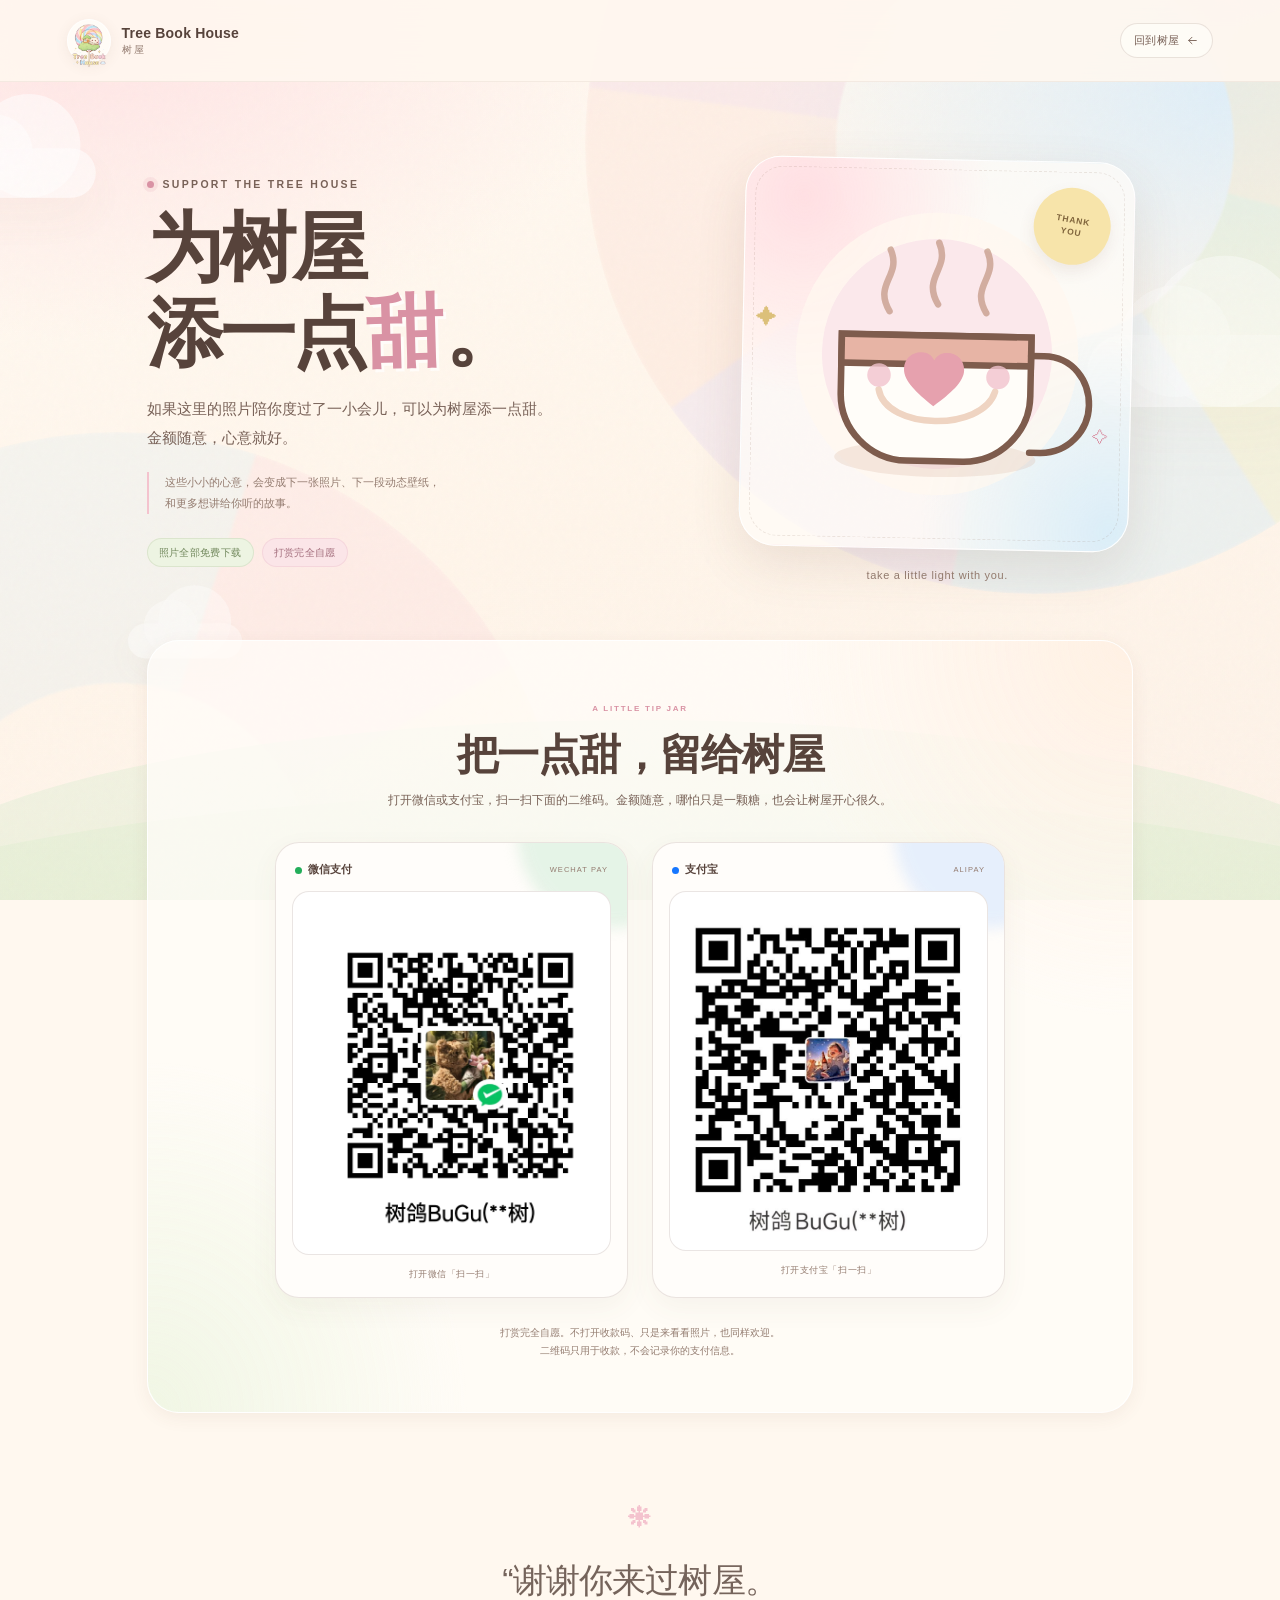
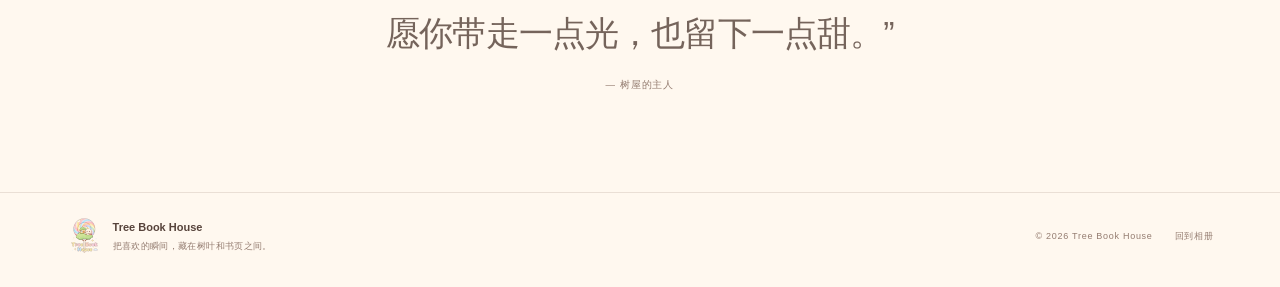
<file: tip.html>
<!doctype html>
<html lang="zh-CN">
<head>
  <meta charset="utf-8">
  <meta name="viewport" content="width=device-width, initial-scale=1, viewport-fit=cover">
  <title>打赏树屋 · Tree Book House</title>
  <meta name="description" content="谢谢你来树屋看照片。如果愿意，可以为树屋添一点甜。">
  <meta name="theme-color" content="#fff8ef">
  <meta property="og:type" content="website">
  <meta property="og:title" content="打赏树屋 · Tree Book House">
  <meta property="og:description" content="如果这些光让你停留了一会儿，可以为树屋添一点甜。">
  <meta property="og:image" content="https://shugebugu.github.io/tree-book-house/assets/brand/og.jpg">
  <link rel="icon" href="assets/brand/favicon-32.png" sizes="32x32" type="image/png">
  <link rel="stylesheet" href="assets/css/style.css">
  <link rel="stylesheet" href="assets/css/tip.css">
</head>
<body class="tip-page">
  <a class="skip-link" href="#tipMain">跳到打赏内容</a>

  <div class="background" aria-hidden="true">
    <div class="background__wash"></div>
    <div class="lollipop lollipop--one"></div>
    <div class="lollipop lollipop--two"></div>
    <div class="cloud cloud--one"></div>
    <div class="cloud cloud--two"></div>
    <div class="cloud cloud--three"></div>
    <div class="hill hill--back"></div>
    <div class="hill hill--front"></div>
    <div class="grain"></div>
  </div>

  <header class="topbar topbar--gallery tip-topbar">
    <a class="brand" href="./" aria-label="Tree Book House 首页">
      <span class="brand__mark"><img src="assets/brand/logo.webp" alt="" width="852" height="1100"></span>
      <span class="brand__text">Tree Book House<small>树屋</small></span>
    </a>
    <a class="tip-back" href="./">
      回到树屋
      <svg viewBox="0 0 24 24" fill="none" aria-hidden="true"><path d="M19 12H5m6-6l-6 6 6 6" stroke="currentColor" stroke-width="1.7" stroke-linecap="round" stroke-linejoin="round"/></svg>
    </a>
  </header>

  <main class="tip-shell" id="tipMain">
    <section class="tip-hero" aria-labelledby="tipTitle">
      <div class="tip-hero__copy">
        <p class="eyebrow"><span class="eyebrow__dot"></span> SUPPORT THE TREE HOUSE</p>
        <h1 id="tipTitle">为树屋<br>添一点<span class="script">甜</span>。</h1>
        <p class="lede">如果这里的照片陪你度过了一小会儿，可以为树屋添一点甜。<br>金额随意，心意就好。</p>
        <p class="tip-hero__note">这些小小的心意，会变成下一张照片、下一段动态壁纸，<br>和更多想讲给你听的故事。</p>
        <div class="tip-pills" aria-label="说明">
          <span>照片全部免费下载</span>
          <span>打赏完全自愿</span>
        </div>
      </div>

      <div class="tip-hero__art" aria-hidden="true">
        <div class="tip-art-card">
          <svg class="tip-mug" viewBox="0 0 260 260" fill="none">
            <circle cx="130" cy="130" r="108" fill="#fff8ef" opacity=".7"/>
            <circle cx="130" cy="130" r="88" fill="#fbe8eb"/>
            <ellipse cx="130" cy="210" rx="77" ry="14" fill="#d7b49f" opacity=".25"/>
            <g stroke="#b98a73" stroke-width="5" stroke-linecap="round" opacity=".62">
              <path d="M93 98c-13-21 9-27 0-47"/>
              <path d="M130 92c-13-21 9-27 0-47"/>
              <path d="M167 98c-13-21 9-27 0-47"/>
            </g>
            <path d="M57 116h145v45c0 28-23 51-51 51H108c-28 0-51-23-51-51v-45z" fill="#fffdf9" stroke="#7e5c4d" stroke-width="5"/>
            <path d="M57 116h145v22H57z" fill="#e7b4a5" stroke="#7e5c4d" stroke-width="5"/>
            <path d="M202 130h10c22 0 35 18 35 37s-15 37-37 37h-8" stroke="#7e5c4d" stroke-width="5" stroke-linecap="round"/>
            <path d="M86 158c6 31 80 31 89 0" stroke="#efd4c2" stroke-width="5" stroke-linecap="round"/>
            <g transform="translate(128 160)" fill="#e6a1ae">
              <path d="M0 10C-13 0-23-9-23-18c0-8 6-13 13-13 5 0 8 2 10 6 2-4 5-6 10-6 7 0 13 5 13 13 0 9-10 18-23 28z"/>
            </g>
            <circle cx="86" cy="147" r="9" fill="#f2c3ce" opacity=".8"/>
            <circle cx="177" cy="147" r="9" fill="#f2c3ce" opacity=".8"/>
          </svg>
          <span class="tip-sticker">THANK<br>YOU</span>
          <span class="tip-spark tip-spark--one">✦</span>
          <span class="tip-spark tip-spark--two">✧</span>
        </div>
        <p class="tip-art-caption">take a little light with you.</p>
      </div>
    </section>

    <section class="tip-give" aria-labelledby="tipGiveTitle">
      <header class="tip-give__head">
        <span class="tip-give__kicker">A LITTLE TIP JAR</span>
        <h2 id="tipGiveTitle">把一点甜，留给树屋</h2>
        <p>打开微信或支付宝，扫一扫下面的二维码。金额随意，哪怕只是一颗糖，也会让树屋开心很久。</p>
      </header>

      <div class="tip-qr-grid">
        <article class="tip-qr-card tip-qr-card--wechat">
          <div class="tip-qr-card__head">
            <span class="tip-pay-badge"><span aria-hidden="true"></span>微信支付</span>
            <span class="tip-qr-card__en">WECHAT PAY</span>
          </div>
          <div class="tip-qr-frame">
            <img src="assets/tip/wechat-qr.png" alt="微信支付收款二维码，收款人：树鸽BuGu（**树）" width="626" height="721" loading="lazy">
          </div>
          <p class="tip-qr-card__hint">打开微信「扫一扫」</p>
        </article>

        <article class="tip-qr-card tip-qr-card--alipay">
          <div class="tip-qr-card__head">
            <span class="tip-pay-badge"><span aria-hidden="true"></span>支付宝</span>
            <span class="tip-qr-card__en">ALIPAY</span>
          </div>
          <div class="tip-qr-frame">
            <img src="assets/tip/alipay-qr.png" alt="支付宝收款二维码，收款人：树鸽 BuGu（**树）" width="738" height="841" loading="lazy">
          </div>
          <p class="tip-qr-card__hint">打开支付宝「扫一扫」</p>
        </article>
      </div>

      <p class="tip-disclaimer">打赏完全自愿。不打开收款码、只是来看看照片，也同样欢迎。<br>二维码只用于收款，不会记录你的支付信息。</p>
    </section>

    <section class="tip-quote" aria-label="树屋的话">
      <span class="tip-quote__mark" aria-hidden="true">❋</span>
      <p>“谢谢你来过树屋。<br>愿你带走一点光，也留下一点甜。”</p>
      <span class="tip-quote__sign">— 树屋的主人</span>
    </section>
  </main>

  <footer class="site-footer tip-footer">
    <div class="site-footer__brand">
      <img src="assets/brand/logo.webp" alt="" width="852" height="1100" loading="lazy">
      <p>Tree Book House<small>把喜欢的瞬间，藏在树叶和书页之间。</small></p>
    </div>
    <div class="site-footer__meta">
      <span>© <span id="year">2026</span> Tree Book House</span>
      <a href="./">回到相册</a>
    </div>
  </footer>

  <script>document.getElementById('year').textContent = new Date().getFullYear();</script>
</body>
</html>
</file>
<file: assets/css/style.css>
/* =========================================================
   Tree Book House — a soft little photo garden
   Palette, type & layout custom properties
   ========================================================= */
:root {
  --cream: #fff8ef;
  --cream-2: #fdf1e4;
  --cream-3: #f6e5d5;
  --paper: #fffdf9;
  --ink: #57433b;
  --ink-soft: #786157;
  --ink-faint: #947c70;
  --pink: #f4c3ce;
  --pink-deep: #d992a4;
  --pink-soft: #fbe5e8;
  --blue: #c8e4f6;
  --blue-deep: #91bdd7;
  --blue-soft: #e7f4fb;
  --green: #cddfb5;
  --green-deep: #98b37a;
  --green-soft: #edf4e2;
  --butter: #f7e4aa;
  --butter-deep: #dcc07a;
  --lilac: #e4d4ee;
  --line: rgba(104, 75, 62, .14);
  --line-strong: rgba(104, 75, 62, .24);
  --shadow-sm: 0 5px 18px rgba(110, 75, 56, .07);
  --shadow-md: 0 18px 50px rgba(110, 75, 56, .12);
  --shadow-lg: 0 32px 80px rgba(95, 63, 46, .18);
  --font-body: "Segoe UI", "PingFang SC", "Hiragino Sans GB", "Microsoft YaHei", "Noto Sans SC", sans-serif;
  --font-round: "Arial Rounded MT Bold", "Trebuchet MS", "PingFang SC", "Microsoft YaHei", sans-serif;
  --ease-soft: cubic-bezier(.22, .8, .28, 1);
  --ease-spring: cubic-bezier(.34, 1.56, .64, 1);
  --radius-lg: 32px;
  --radius-md: 22px;
  --radius-sm: 14px;
  --topbar-h: 82px;
  --page-x: clamp(20px, 5.2vw, 80px);
  color-scheme: light;
}

/* ---------- reset & base ---------- */
*, *::before, *::after { box-sizing: border-box; }
html { scroll-behavior: smooth; -webkit-text-size-adjust: 100%; }
body {
  margin: 0;
  min-width: 300px;
  color: var(--ink);
  background: var(--cream);
  font-family: var(--font-body);
  font-size: 16px;
  line-height: 1.6;
  -webkit-font-smoothing: antialiased;
  text-rendering: optimizeLegibility;
}
body.is-welcome { overflow-x: hidden; overflow-y: auto; }
body.no-scroll { overflow: hidden; }
img, svg, video { display: block; }
img { max-width: 100%; }
button, input, select, textarea { font: inherit; color: inherit; }
button, a { -webkit-tap-highlight-color: transparent; }
button { border: 0; background: none; cursor: pointer; }
a { color: inherit; text-decoration: none; }
h1, h2, h3, p, dl, dd, figure { margin: 0; }
ul, ol { margin: 0; padding: 0; list-style: none; }
[hidden] { display: none !important; }
::selection { color: var(--ink); background: var(--pink); }
:focus-visible { outline: 2px solid var(--pink-deep); outline-offset: 3px; border-radius: 6px; }

.skip-link {
  position: fixed; top: 12px; left: 12px; z-index: 2000;
  padding: 10px 16px; border-radius: 999px;
  background: var(--ink); color: var(--paper);
  font-size: 13px; transform: translateY(-160%);
  transition: transform .2s ease;
}
.skip-link:focus { transform: none; }

.script {
  font-family: var(--font-round);
  font-weight: 700;
  color: var(--pink-deep);
  display: inline-block;
  transform: rotate(-1.5deg);
  padding-right: .06em;
  text-shadow: 3px 3px 0 rgba(255, 255, 255, .7);
}
.eyebrow {
  display: flex; align-items: center; gap: 9px;
  font-size: 10.5px; font-weight: 600;
  letter-spacing: .22em;
  color: var(--ink-soft);
  text-transform: uppercase;
}
.eyebrow__dot {
  width: 7px; height: 7px; flex: 0 0 auto;
  border-radius: 50%;
  background: var(--pink-deep);
  box-shadow: 0 0 0 4px rgba(217, 146, 164, .14);
}
.lede { color: var(--ink-soft); line-height: 2; font-size: 15px; }

/* =========================================================
   Painted background
   ========================================================= */
.background {
  position: fixed; inset: 0;
  z-index: -3;
  overflow: hidden;
  pointer-events: none;
  background: var(--cream);
}
.background__wash {
  position: absolute; inset: 0;
  background:
    radial-gradient(70% 60% at 8% 2%, rgba(255, 224, 226, .85), transparent 60%),
    radial-gradient(60% 55% at 96% 10%, rgba(216, 236, 250, .8), transparent 62%),
    radial-gradient(55% 45% at 50% 108%, rgba(229, 241, 213, .9), transparent 65%),
    linear-gradient(165deg, #fffaf3 0%, #fff5ea 55%, #fdf2e8 100%);
}
.lollipop {
  position: absolute;
  width: min(74vw, 900px);
  aspect-ratio: 1;
  border-radius: 50%;
  opacity: .38;
  background: conic-gradient(from 18deg,
    #ffd5dd 0 12%, #ffeac2 12% 24%, #e3efc9 24% 36%,
    #cfeaf9 36% 48%, #eadcf3 48% 60%, #ffe1d5 60% 72%,
    #f7d5e1 72% 84%, #d8ecf5 84% 100%);
  -webkit-mask: radial-gradient(circle, transparent 0 31%, #000 31.5% 73%, transparent 74%);
  mask: radial-gradient(circle, transparent 0 31%, #000 31.5% 73%, transparent 74%);
  filter: blur(1.5px) saturate(.9);
  animation: candy-spin 100s linear infinite;
}
.lollipop--one { top: -34%; right: -16%; transform-origin: center; }
.lollipop--two { bottom: -48%; left: -26%; opacity: .26; animation-direction: reverse; animation-duration: 140s; }
@keyframes candy-spin { to { transform: rotate(1turn); } }

.cloud {
  position: absolute;
  width: 190px; height: 58px;
  border-radius: 999px;
  background: rgba(255, 255, 255, .66);
  filter: blur(.4px);
  box-shadow: 0 24px 50px rgba(182, 154, 133, .08);
  animation: cloud-drift 18s ease-in-out infinite alternate;
}
.cloud::before, .cloud::after {
  content: ""; position: absolute; border-radius: 50%;
  background: inherit;
}
.cloud::before { width: 90px; height: 90px; left: 26px; bottom: 8px; }
.cloud::after { width: 122px; height: 122px; right: 18px; bottom: 0; }
.cloud--one { top: 16%; left: -80px; transform: scale(.85); opacity: .8; animation-duration: 22s; }
.cloud--two { top: 38%; right: -20px; transform: scale(1.24); opacity: .58; animation-delay: -6s; }
.cloud--three { top: 68%; left: 7%; transform: scale(.6); opacity: .5; animation-delay: -11s; }
@keyframes cloud-drift { from { translate: 0 0; } to { translate: 34px -12px; } }

.hill {
  position: absolute; left: -10%; right: -10%;
  border-radius: 50% 50% 0 0;
  transform-origin: center bottom;
}
.hill--back {
  bottom: -22vh; height: 42vh;
  background: linear-gradient(180deg, #eaf1dd, #e1ebd2);
  opacity: .62;
}
.hill--front {
  bottom: -31vh; height: 43vh;
  background: linear-gradient(180deg, #e7f0d8, #dfeacb);
  opacity: .7;
  transform: scaleX(1.2);
}
.grain {
  position: absolute; inset: 0;
  opacity: .22;
  mix-blend-mode: multiply;
  background-image: url("data:image/svg+xml,%3Csvg viewBox='0 0 180 180' xmlns='http://www.w3.org/2000/svg'%3E%3Cfilter id='n'%3E%3CfeTurbulence type='fractalNoise' baseFrequency='.9' numOctaves='3' stitchTiles='stitch'/%3E%3C/filter%3E%3Crect width='100%25' height='100%25' filter='url(%23n)' opacity='.11'/%3E%3C/svg%3E");
}
.sparkles { position: absolute; inset: 0; }
.sparkles span {
  position: absolute;
  display: block;
  width: var(--s, 5px); height: var(--s, 5px);
  color: var(--c, #dcc07a);
  opacity: 0;
  animation: twinkle var(--d, 4s) ease-in-out var(--delay, 0s) infinite;
}
.sparkles span::before, .sparkles span::after {
  content: ""; position: absolute; left: 50%; top: 50%;
  background: currentColor; border-radius: 999px;
  transform: translate(-50%, -50%);
}
.sparkles span::before { width: 100%; height: 1px; }
.sparkles span::after { height: 100%; width: 1px; }
@keyframes twinkle {
  0%, 100% { opacity: 0; transform: scale(.4) rotate(0deg); }
  45% { opacity: .8; transform: scale(1) rotate(45deg); }
  70% { opacity: .25; transform: scale(.7) rotate(90deg); }
}

/* =========================================================
   Top bar & brand
   ========================================================= */
.topbar {
  position: relative;
  z-index: 20;
  width: 100%;
  display: flex;
  align-items: center;
  justify-content: space-between;
  gap: 26px;
}
.brand {
  display: inline-flex; align-items: center; gap: 11px;
  min-width: 0;
}
.brand__mark {
  display: grid; place-items: center;
  width: 44px; height: 44px; flex: 0 0 auto;
  padding: 4px;
  border-radius: 50%;
  background: rgba(255, 253, 249, .86);
  border: 1px solid rgba(255, 255, 255, .7);
  box-shadow: 0 3px 14px rgba(123, 88, 66, .09);
}
.brand__mark img { width: 100%; height: 100%; object-fit: contain; }
.brand__text {
  display: flex; flex-direction: column;
  font-family: var(--font-round);
  font-size: 14px; font-weight: 700; letter-spacing: .015em;
  line-height: 1.15;
  white-space: nowrap;
}
.brand__text small {
  font-family: var(--font-body);
  font-size: 9.5px; font-weight: 500;
  letter-spacing: .3em;
  color: var(--ink-faint);
  margin-top: 3px;
}
.topbar__note {
  font-size: 9.5px; letter-spacing: .24em;
  color: var(--ink-faint);
}
.topbar--gallery {
  position: relative;
  top: auto;
  min-height: var(--topbar-h);
  padding-inline: max(var(--page-x), calc((100vw - 1340px) / 2 + var(--page-x)));
  background: rgba(255, 248, 239, .97);
  border-bottom: 1px solid rgba(117, 86, 68, .08);
  -webkit-backdrop-filter: blur(18px) saturate(1.15);
  backdrop-filter: blur(18px) saturate(1.15);
}

/* =========================================================
   Welcome
   ========================================================= */
.welcome {
  position: relative;
  z-index: 2;
  display: flex;
  flex-direction: column;
  min-height: 100svh;
  padding: clamp(18px, 3vw, 34px) var(--page-x) clamp(18px, 2.6vw, 30px);
  transition: opacity .45s ease, transform .55s var(--ease-soft), filter .55s ease;
}
.welcome.is-leaving { opacity: 0; transform: scale(.985); filter: blur(8px); }
.topbar--welcome { max-width: 1260px; margin: 0 auto; }
.welcome__stage {
  flex: 1;
  width: 100%;
  max-width: 1260px;
  margin: 0 auto;
  display: grid;
  grid-template-columns: minmax(0, 1.02fr) minmax(0, .98fr);
  align-items: center;
  gap: clamp(20px, 3vw, 48px);
  padding: clamp(20px, 3.5vh, 44px) 0;
}
.welcome__copy { position: relative; z-index: 3; padding-left: clamp(0px, 2vw, 24px); }
.welcome h1 {
  margin: 18px 0 20px;
  font-family: var(--font-round);
  font-size: clamp(54px, 7.2vw, 104px);
  font-weight: 800;
  line-height: 1.02;
  letter-spacing: -.035em;
  color: var(--ink);
}
.welcome h1 .script { font-size: 1.12em; letter-spacing: -.04em; }
.title-dot { color: var(--blue-deep); display: inline-block; transform: translateY(-.04em); }
.welcome .lede { max-width: 450px; font-size: 15px; line-height: 2.05; }
.welcome__copy > .eyebrow { animation: soft-rise .8s var(--ease-soft) .1s both; }
.welcome h1 { animation: soft-rise .9s var(--ease-soft) .18s both; }
.welcome .lede { animation: soft-rise .9s var(--ease-soft) .28s both; }

/* door CTA */
.door-button {
  position: relative;
  display: inline-flex;
  align-items: center;
  gap: 15px;
  margin-top: 34px;
  padding: 10px 14px 10px 11px;
  border: 1px solid rgba(255, 255, 255, .9);
  border-radius: 999px;
  background: rgba(255, 253, 249, .9);
  box-shadow:
    0 1px 0 rgba(255, 255, 255, .8) inset,
    0 10px 30px rgba(117, 77, 54, .11),
    0 3px 8px rgba(117, 77, 54, .05);
  text-align: left;
  transition: transform .45s var(--ease-soft), box-shadow .4s ease, background .3s ease;
  animation: soft-rise .9s var(--ease-soft) .38s both;
}
.door-button:hover {
  transform: translateY(-4px);
  background: #fff;
  box-shadow: 0 20px 45px rgba(117, 77, 54, .16), 0 4px 10px rgba(117, 77, 54, .06);
}
.door-button:active { transform: translateY(-1px) scale(.99); }
.door-button__art { flex: 0 0 auto; display: grid; place-items: center; }
.mini-door {
  position: relative;
  display: block;
  width: 52px; height: 58px;
  border: 1.5px solid #795a4c;
  border-radius: 26px 26px 7px 7px;
  overflow: hidden;
  background: #f5dfc5;
  box-shadow: 0 3px 0 rgba(121, 90, 76, .12);
  perspective: 160px;
  isolation: isolate;
}
.mini-door__panel {
  position: absolute; top: 0; bottom: 0; width: 51%;
  z-index: 1;
  background:
    linear-gradient(90deg, transparent 46%, rgba(121, 90, 76, .18) 47% 53%, transparent 54%),
    linear-gradient(155deg, #f9e8d2, #eac8a7);
  transition: transform .55s var(--ease-soft);
  backface-visibility: hidden;
}
.mini-door__panel--left { left: 0; border-radius: 24px 0 0 6px; transform-origin: left center; }
.mini-door__panel--right { right: 0; border-radius: 0 24px 6px 0; transform-origin: right center; }
.mini-door__panel::after {
  content: ""; position: absolute; left: 9px; right: 9px; top: 13px;
  height: 19px; border: 1px solid rgba(121, 90, 76, .25); border-radius: 9px 9px 2px 2px;
}
.mini-door__glow {
  position: absolute; inset: 4px;
  z-index: 0;
  border-radius: 23px 23px 5px 5px;
  background:
    radial-gradient(circle at 50% 72%, #fff9d2 0 14%, #ffedbc 34%, #ffd7ad 68%, #eab996 100%);
  box-shadow:
    inset 0 10px 18px rgba(177, 117, 76, .18),
    inset 0 -6px 12px rgba(145, 95, 69, .14);
  opacity: 0;
  transition: opacity .3s ease .15s;
}
.mini-door__knob {
  position: absolute; right: 8px; top: 56%;
  width: 4px; height: 4px; border-radius: 50%;
  background: #9b6d53; z-index: 2;
  transition: opacity .2s ease;
}
.door-button:hover .mini-door__panel--left { transform: rotateY(-64deg); }
.door-button:hover .mini-door__panel--right { transform: rotateY(64deg); }
.door-button:hover .mini-door__glow { opacity: 1; }
.door-button:hover .mini-door__knob { opacity: 0; }
.door-button__text { display: flex; flex-direction: column; padding-right: 4px; }
.door-button__text strong { font-size: 16px; font-weight: 700; letter-spacing: .02em; line-height: 1.35; }
.door-button__text small { font-size: 10.5px; color: var(--ink-faint); letter-spacing: .08em; margin-top: 1px; }
.door-button__arrow {
  display: grid; place-items: center;
  width: 38px; height: 38px;
  border-radius: 50%;
  color: #785b50;
  background: var(--pink-soft);
  transition: background .3s ease, transform .35s var(--ease-soft);
}
.door-button__arrow svg { width: 18px; height: 18px; }
.door-button:hover .door-button__arrow { background: var(--pink); transform: translateX(3px); }

.welcome__facts {
  display: flex; flex-wrap: wrap; gap: 8px 22px;
  margin-top: 28px;
  color: var(--ink-faint);
  font-size: 11px;
  letter-spacing: .04em;
  animation: soft-rise .9s var(--ease-soft) .48s both;
}
.welcome__facts li { display: flex; align-items: center; gap: 7px; }
.welcome__facts span { color: var(--butter-deep); font-size: 10px; }

/* art */
.welcome__art {
  position: relative;
  display: flex;
  flex-direction: column;
  align-items: center;
  justify-content: center;
  min-width: 0;
}
.art-halo {
  position: absolute;
  border-radius: 50%;
  filter: blur(28px);
  opacity: .64;
  pointer-events: none;
}
.art-halo--pink {
  width: 420px; height: 420px;
  background: radial-gradient(circle, rgba(255, 197, 209, .9), rgba(255, 214, 220, 0) 68%);
  top: 7%; right: 2%;
  animation: breathe 8s ease-in-out infinite alternate;
}
.art-halo--blue {
  width: 360px; height: 360px;
  background: radial-gradient(circle, rgba(194, 227, 247, .9), rgba(194, 227, 247, 0) 68%);
  bottom: 2%; left: 3%;
  animation: breathe 9s ease-in-out -3s infinite alternate-reverse;
}
@keyframes breathe { from { transform: scale(.92); opacity: .5; } to { transform: scale(1.06); opacity: .8; } }
.logo-float {
  position: relative;
  width: min(86%, 430px);
  z-index: 2;
  animation: logo-in 1.15s var(--ease-soft) .12s both;
}
@keyframes logo-in {
  from { opacity: 0; transform: translateY(26px) scale(.94) rotate(2deg); }
  to { opacity: 1; transform: translateY(0) scale(1) rotate(0); }
}
.logo-card {
  position: relative;
  z-index: 2;
  padding: clamp(10px, 2vw, 18px);
  background: rgba(255, 253, 249, .94);
  border: 1px solid rgba(255, 255, 255, .9);
  border-radius: 34px;
  box-shadow:
    0 34px 70px rgba(126, 86, 63, .18),
    0 10px 22px rgba(126, 86, 63, .08),
    0 1px 0 rgba(255, 255, 255, .9) inset;
  transform: rotate(1.7deg);
  transition: transform .7s var(--ease-spring), box-shadow .5s ease;
  animation: logo-float 7s ease-in-out 1.4s infinite;
}
.logo-card:hover { transform: rotate(0deg) translateY(-7px); box-shadow: 0 42px 86px rgba(126, 86, 63, .22), 0 12px 25px rgba(126, 86, 63, .09); }
.logo-card::after {
  content: ""; position: absolute; inset: 6px;
  border: 1px dashed rgba(126, 86, 63, .16);
  border-radius: 28px;
  pointer-events: none;
}
.logo-card img {
  width: 100%;
  height: auto;
  max-height: min(55vh, 540px);
  object-fit: contain;
  border-radius: 23px;
}
.logo-card__tape {
  position: absolute;
  z-index: 3;
  top: -14px; left: 50%;
  width: 106px; height: 30px;
  transform: translateX(-50%) rotate(-2.5deg);
  background: rgba(244, 211, 192, .78);
  border-left: 1px dashed rgba(255, 255, 255, .5);
  border-right: 1px dashed rgba(255, 255, 255, .5);
  box-shadow: 0 2px 6px rgba(101, 70, 53, .06);
  -webkit-backdrop-filter: blur(2px);
  backdrop-filter: blur(2px);
}
@keyframes logo-float { 0%, 100% { translate: 0 0; } 50% { translate: 0 -9px; } }
.orbit {
  position: absolute;
  left: 50%; top: 50%;
  border: 1px dashed rgba(142, 104, 82, .24);
  border-radius: 50%;
  pointer-events: none;
}
.orbit--one { width: 112%; aspect-ratio: 1; transform: translate(-50%, -50%) rotate(-13deg); }
.orbit--two { width: 128%; aspect-ratio: 1; transform: translate(-50%, -50%) rotate(22deg); opacity: .55; }
.sticker {
  position: absolute; z-index: 4;
  display: grid; place-items: center; text-align: center;
  font-family: var(--font-round);
  font-size: 9px; font-weight: 700; letter-spacing: .13em;
  color: #775a4d;
  background: var(--butter);
  border: 1px solid rgba(255, 253, 247, .7);
  box-shadow: 0 8px 18px rgba(112, 77, 54, .14);
  animation: sticker-float 6s ease-in-out infinite;
}
.sticker--welcome {
  top: 12%; right: -2%;
  width: 82px; height: 82px;
  border-radius: 50%;
  transform: rotate(10deg);
  background: #fff4c6;
}
.sticker--open {
  bottom: 13%; left: -3%;
  width: 70px; height: 54px;
  border-radius: 13px;
  transform: rotate(-8deg);
  background: var(--pink);
  color: #77525a;
  line-height: 1.4;
  animation-delay: -2.5s;
}
@keyframes sticker-float { 0%, 100% { translate: 0 0; rotate: 0deg; } 50% { translate: 0 -7px; rotate: 2deg; } }
.art-spark { position: absolute; color: var(--butter-deep); line-height: 1; z-index: 4; animation: twinkle 4.5s ease-in-out infinite; }
.art-spark--one { top: 6%; left: 4%; font-size: 28px; }
.art-spark--two { top: 44%; right: -7%; font-size: 21px; color: var(--pink-deep); animation-delay: -1.8s; }
.art-spark--three { bottom: 8%; right: 5%; font-size: 17px; color: var(--blue-deep); animation-delay: -3s; }
.art-caption {
  display: flex; align-items: center; justify-content: center; gap: 12px;
  margin-top: 22px;
  font-size: 10px; letter-spacing: .14em; color: var(--ink-faint);
  position: relative; z-index: 2;
}
.art-caption span { width: 24px; height: 1px; background: var(--line-strong); }
.welcome__foot {
  width: 100%; max-width: 1400px; margin: 0 auto;
  display: flex; align-items: center; justify-content: center; gap: 16px;
  color: var(--ink-faint);
  font-size: 9px; letter-spacing: .18em;
}
.welcome__foot-dot { width: 3px; height: 3px; border-radius: 50%; background: var(--pink-deep); }

@keyframes soft-rise { from { opacity: 0; transform: translateY(18px); } to { opacity: 1; transform: none; } }

/* =========================================================
   Gallery shell & hero
   ========================================================= */
.gallery-shell { position: relative; z-index: 2; min-height: 100svh; }
.gallery-shell.is-entering { animation: gallery-arrive .8s var(--ease-soft) both; }
@keyframes gallery-arrive { from { opacity: 0; transform: translateY(8px); } to { opacity: 1; transform: none; } }
.gallery-hero {
  display: flex;
  align-items: flex-end;
  justify-content: space-between;
  gap: 40px;
  width: 100%;
  max-width: 1340px;
  margin: 0 auto;
  padding: clamp(44px, 7vw, 92px) var(--page-x) clamp(34px, 4vw, 54px);
}
.gallery-hero h1 {
  margin: 16px 0 12px;
  font-family: var(--font-round);
  font-size: clamp(44px, 5.6vw, 76px);
  line-height: 1.1;
  letter-spacing: -.035em;
  font-weight: 800;
  outline: none;
}
.gallery-hero h1 .script { font-size: 1.04em; }
.gallery-hero .lede { max-width: 480px; }
.gallery-hero__note {
  display: flex; align-items: center; gap: 20px;
  flex: 0 0 auto;
  padding-bottom: 8px;
}
.gallery-hero__note p { font-size: 11px; line-height: 1.8; color: var(--ink-faint); letter-spacing: .05em; }
.gallery-hero__stamp {
  display: flex; align-items: center; gap: 8px;
  width: 88px; height: 88px;
  padding: 11px;
  border: 1px solid var(--line-strong);
  border-radius: 50%;
  font-family: var(--font-round);
  font-size: 20px; font-weight: 800; line-height: 1;
  color: var(--pink-deep);
  transform: rotate(-7deg);
}
.gallery-hero__stamp small {
  font-size: 6px; line-height: 1.45; letter-spacing: .12em;
  color: var(--ink-soft);
}
.collections {
  width: 100%;
  max-width: 1340px;
  margin: 0 auto;
  padding: 0 var(--page-x) 40px;
}
.gallery-toolbar {
  position: sticky; top: 0;
  z-index: 18;
  display: flex; align-items: center; justify-content: space-between;
  gap: 20px;
  margin: 0 calc(var(--page-x) * -.4);
  padding: 14px calc(var(--page-x) * .4);
  background: linear-gradient(180deg, rgba(255, 248, 239, .95) 0%, rgba(255, 248, 239, .8) 72%, rgba(255, 248, 239, 0) 100%);
  -webkit-backdrop-filter: blur(12px);
  backdrop-filter: blur(12px);
}
.filters { display: flex; flex-wrap: wrap; gap: 8px; }
.filter {
  position: relative;
  display: inline-flex; align-items: center; gap: 7px;
  padding: 8px 15px;
  border: 1px solid var(--line);
  border-radius: 999px;
  background: rgba(255, 253, 249, .6);
  color: var(--ink-soft);
  font-size: 12px;
  line-height: 1.2;
  transition: color .25s ease, background .25s ease, border-color .25s ease, transform .25s var(--ease-spring);
}
.filter:hover { transform: translateY(-1px); background: var(--paper); color: var(--ink); }
.filter.is-active { background: var(--ink); border-color: var(--ink); color: var(--paper); }
.filter__count { font-size: 9px; opacity: .55; letter-spacing: .03em; }
.filter.is-active .filter__count { opacity: .7; }
.photo-count { font-size: 10.5px; letter-spacing: .1em; color: var(--ink-faint); white-space: nowrap; }
.photo-count strong { color: var(--ink-soft); font-weight: 600; }

.collections__list { display: flex; flex-direction: column; gap: clamp(50px, 6vw, 84px); margin-top: 20px; }
.collection { scroll-margin-top: calc(var(--topbar-h) + 30px); }
.collection.is-filtered-out { display: none; }
.collection__head {
  display: flex; align-items: flex-end; justify-content: space-between;
  gap: 30px;
  margin-bottom: 25px;
  padding-bottom: 17px;
  border-bottom: 1px solid var(--line);
}
.collection__title { display: flex; align-items: baseline; gap: 15px; flex-wrap: wrap; }
.collection__kicker { font-size: 8.5px; letter-spacing: .22em; color: var(--pink-deep); font-weight: 600; }
.collection__title h2 {
  font-family: var(--font-round);
  font-size: clamp(24px, 2.8vw, 34px);
  line-height: 1.2;
  letter-spacing: -.015em;
  font-weight: 700;
}
.collection__count {
  display: inline-grid; place-items: center;
  min-width: 24px; height: 24px; padding: 0 7px;
  border-radius: 999px;
  background: rgba(255, 253, 249, .7);
  border: 1px solid var(--line);
  color: var(--ink-faint);
  font-size: 9.5px;
}
.collection__desc { max-width: 400px; text-align: right; color: var(--ink-faint); font-size: 11.5px; line-height: 1.8; }

/* photo cards */
.photo-grid {
  display: grid;
  grid-template-columns: repeat(3, minmax(0, 1fr));
  align-items: start;
  gap: clamp(16px, 2.2vw, 28px);
}
.photo-card {
  display: block;
  min-width: 0;
  margin: 0;
  opacity: 0;
  transform: translateY(22px);
  transition: opacity .65s ease, transform .65s var(--ease-soft);
}
.photo-card.is-in { opacity: 1; transform: none; }
.photo-card__button {
  display: block;
  width: 100%;
  padding: 9px;
  border-radius: 24px;
  background: rgba(255, 253, 249, .78);
  border: 1px solid rgba(255, 255, 255, .75);
  box-shadow: var(--shadow-sm);
  text-align: left;
  transition: transform .45s var(--ease-spring), box-shadow .45s ease, background .3s ease;
}
.photo-card__button:hover {
  transform: translateY(-5px) rotate(-.35deg);
  background: var(--paper);
  box-shadow: 0 20px 45px rgba(108, 74, 54, .13);
}
.photo-card__frame {
  position: relative;
  overflow: hidden;
  border-radius: 17px;
  background: var(--cream-2);
  aspect-ratio: 4 / 5;
  isolation: isolate;
}
.photo-card__frame::after {
  content: ""; position: absolute; inset: 0; z-index: 4;
  border-radius: inherit;
  box-shadow: inset 0 0 0 1px rgba(115, 82, 64, .08);
  pointer-events: none;
}
.photo-card__image, .photo-card__video {
  position: absolute; inset: 0;
  width: 100%; height: 100%;
  transition: transform 1.1s var(--ease-soft), opacity .4s ease;
}
.photo-card__image { z-index: 1; object-fit: contain; }
.photo-card__video { z-index: 2; object-fit: cover; opacity: 0; }
.photo-card__video.is-playing { opacity: 1; }
.photo-card__button:hover .photo-card__image { transform: scale(1.045); }
.photo-card__badge {
  position: absolute; z-index: 5;
  top: 12px; left: 12px;
  display: inline-flex; align-items: center; gap: 5px;
  padding: 5px 9px;
  border-radius: 999px;
  background: rgba(255, 253, 249, .82);
  -webkit-backdrop-filter: blur(8px);
  backdrop-filter: blur(8px);
  border: 1px solid rgba(255, 255, 255, .75);
  font-size: 8px; font-weight: 600; letter-spacing: .1em;
  color: var(--ink-soft);
}
.photo-card__badge span { width: 4px; height: 4px; border-radius: 50%; background: var(--pink-deep); }
.photo-card__open {
  position: absolute; z-index: 5;
  right: 12px; bottom: 12px;
  display: flex; align-items: center; gap: 5px;
  padding: 7px 11px;
  border-radius: 999px;
  background: rgba(87, 67, 59, .84);
  color: var(--paper);
  font-size: 9px; letter-spacing: .08em;
  opacity: 0;
  transform: translateY(7px);
  transition: opacity .3s ease, transform .35s var(--ease-soft);
}
.photo-card__button:hover .photo-card__open,
.photo-card__button:focus-visible .photo-card__open { opacity: 1; transform: none; }
.photo-card__caption {
  display: flex; align-items: center; gap: 10px;
  padding: 12px 5px 4px;
}
.photo-card__number {
  flex: 0 0 auto;
  width: 25px;
  color: var(--ink-faint);
  font-family: var(--font-round);
  font-size: 9px;
  letter-spacing: .04em;
}
.photo-card__text { min-width: 0; flex: 1; }
.photo-card__text h3 {
  overflow: hidden;
  text-overflow: ellipsis;
  white-space: nowrap;
  font-size: 13px;
  font-weight: 600;
  line-height: 1.45;
  letter-spacing: .01em;
}
.photo-card__text p { color: var(--ink-faint); font-size: 9.5px; letter-spacing: .06em; margin-top: 1px; }
.photo-card__heart {
  flex: 0 0 auto;
  width: 25px; height: 25px;
  display: grid; place-items: center;
  border-radius: 50%;
  color: var(--pink-deep);
  background: var(--pink-soft);
  transition: transform .3s var(--ease-spring);
}
.photo-card__heart svg { width: 12px; height: 12px; }
.photo-card__button:hover .photo-card__heart { transform: scale(1.1) rotate(-7deg); }

/* states */
.loading-state {
  display: flex; flex-wrap: wrap; align-items: center; justify-content: center;
  gap: 7px;
  min-height: 280px;
  color: var(--ink-faint);
}
.loading-state p { flex-basis: 100%; text-align: center; font-size: 11px; letter-spacing: .1em; margin-top: 10px; }
.loading-dot { width: 7px; height: 7px; border-radius: 50%; background: var(--pink-deep); animation: dot-bounce 1.1s ease-in-out infinite; }
.loading-dot:nth-child(2) { animation-delay: .15s; background: var(--butter-deep); }
.loading-dot:nth-child(3) { animation-delay: .3s; background: var(--blue-deep); }
@keyframes dot-bounce { 0%, 100% { transform: translateY(0); opacity: .5; } 45% { transform: translateY(-7px); opacity: 1; } }
.empty-state, .error-state {
  display: flex; flex-direction: column; align-items: center;
  min-height: 360px;
  padding: 55px 20px;
  text-align: center;
}
.empty-state h2, .error-state h2 { font-family: var(--font-round); font-size: 24px; margin-top: 20px; }
.empty-state p, .error-state p { margin-top: 8px; color: var(--ink-faint); font-size: 13px; }
.text-link { display: inline-flex; gap: 7px; margin-top: 22px; font-size: 12px; color: var(--pink-deep); border-bottom: 1px solid currentColor; padding-bottom: 3px; }
.soft-button { margin-top: 20px; padding: 10px 22px; border-radius: 999px; border: 1px solid var(--line); background: var(--paper); font-size: 12px; }
.empty-state__art { position: relative; width: 140px; height: 100px; }
.empty-house {
  position: absolute; left: 41px; bottom: 13px;
  width: 56px; height: 46px;
  border-radius: 8px;
  background: var(--butter);
  border: 1.5px solid #a38470;
}
.empty-house::before {
  content: ""; position: absolute; left: -9px; top: -26px;
  border-left: 37px solid transparent;
  border-right: 37px solid transparent;
  border-bottom: 28px solid var(--green);
}
.empty-house::after {
  content: ""; position: absolute; left: 50%; bottom: 0;
  width: 17px; height: 28px; transform: translateX(-50%);
  border-radius: 8px 8px 0 0;
  background: var(--pink);
  border: 1px solid #a38470; border-bottom: 0;
}
.empty-cloud {
  position: absolute; right: 0; top: 14px;
  width: 52px; height: 20px; border-radius: 999px;
  background: var(--blue); opacity: .8;
}
.empty-cloud::before { content: ""; position: absolute; width: 26px; height: 26px; border-radius: 50%; background: inherit; left: 7px; bottom: 2px; }
.empty-book {
  position: absolute; left: 7px; bottom: 0;
  width: 40px; height: 12px;
  border-radius: 50%;
  background: var(--pink);
  transform: rotate(-8deg);
}
.error-state .soft-button { cursor: pointer; }

/* =========================================================
   About + footer
   ========================================================= */
.about {
  display: grid;
  grid-template-columns: minmax(0, 1.25fr) minmax(260px, .75fr);
  gap: clamp(20px, 3vw, 34px);
  width: 100%;
  max-width: 1340px;
  margin: 0 auto;
  padding: 0 var(--page-x) clamp(44px, 6vw, 72px);
  scroll-margin-top: var(--topbar-h);
}
.about__card {
  position: relative;
  overflow: hidden;
  padding: clamp(30px, 4.5vw, 58px);
  border-radius: var(--radius-lg);
  background:
    radial-gradient(80% 120% at 100% 0%, rgba(255, 224, 227, .75), transparent 55%),
    rgba(255, 253, 249, .72);
  border: 1px solid rgba(255, 255, 255, .8);
  box-shadow: var(--shadow-sm);
}
.about__card::after {
  content: "❋";
  position: absolute;
  right: 33px; top: 24px;
  font-size: 30px; color: var(--pink);
  opacity: .6;
}
.about__kicker { font-size: 8.5px; letter-spacing: .23em; color: var(--pink-deep); font-weight: 600; }
.about h2 {
  margin: 16px 0 19px;
  font-family: var(--font-round);
  font-size: clamp(30px, 3.5vw, 43px);
  line-height: 1.3;
  letter-spacing: -.025em;
}
.about p { max-width: 580px; color: var(--ink-soft); font-size: 13.5px; line-height: 2; }
.about__sign { margin-top: 22px; font-size: 11px !important; color: var(--ink-faint) !important; letter-spacing: .06em; }
.about__aside {
  position: relative;
  display: flex; align-items: flex-end;
  min-height: 300px;
  overflow: hidden;
  padding: 30px;
  border-radius: var(--radius-lg);
  background: linear-gradient(155deg, #dcecf7, #eaf2de 55%, #fceadd);
  border: 1px solid rgba(255, 255, 255, .6);
}
.about__aside > p {
  position: relative; z-index: 3;
  font-family: var(--font-round);
  font-size: clamp(24px, 2.6vw, 34px);
  line-height: 1.25;
  color: rgba(87, 67, 59, .72);
  letter-spacing: -.02em;
}
.about__moon {
  position: absolute; top: 28px; right: 29px;
  width: 77px; height: 77px;
  border-radius: 50%;
  background: #fff8d2;
  box-shadow: 0 0 40px rgba(255, 246, 192, .9);
}
.about__flower {
  position: absolute;
  border-radius: 50%;
  background: var(--pink);
  opacity: .65;
  filter: blur(1px);
}
.about__flower::before, .about__flower::after {
  content: ""; position: absolute; inset: 22%;
  border-radius: inherit; background: inherit;
}
.about__flower::before { transform: translateY(-75%); }
.about__flower::after { transform: translateX(75%); }
.about__flower--one { width: 78px; height: 78px; right: 51px; top: 122px; background: #f7c6ce; }
.about__flower--two { width: 42px; height: 42px; left: 42px; top: 69px; background: #c7dff1; }
.about__aside--tip {
  flex-direction: column;
  align-items: flex-start;
  justify-content: flex-start;
  color: inherit;
  text-decoration: none;
  cursor: pointer;
  isolation: isolate;
  transition: transform .4s var(--ease-soft), box-shadow .4s ease;
}
.about__aside--tip::after {
  content: "";
  position: absolute;
  z-index: 1;
  inset: 0;
  background: linear-gradient(180deg, rgba(255, 253, 249, .06) 0%, rgba(255, 250, 243, .12) 42%, rgba(255, 248, 240, .38) 100%);
  pointer-events: none;
}
.about__aside--tip:hover {
  transform: translateY(-4px) rotate(-.35deg);
  box-shadow: 0 22px 45px rgba(109, 77, 58, .13);
}
.about__aside--tip:focus-visible { outline: 2px solid var(--pink-deep); outline-offset: 4px; }
.tip-entry__art {
  position: absolute;
  z-index: 2;
  top: 14px;
  right: 14px;
  width: min(46%, 202px);
  height: auto;
  overflow: visible;
  transform: rotate(-2deg);
  filter: drop-shadow(0 14px 20px rgba(89, 61, 45, .1));
  pointer-events: none;
  transition: transform .5s var(--ease-soft);
}
.about__aside--tip:hover .tip-entry__art { transform: translateY(-4px) rotate(-1deg); }
.about__aside--tip .about__moon { top: 22px; right: 28px; width: 78px; height: 78px; opacity: .28; }
.about__aside--tip .about__flower { opacity: .22; }
.tip-entry__kicker {
  position: relative;
  z-index: 3;
  display: flex;
  align-items: center;
  justify-content: space-between;
  width: 100%;
  font-size: 8px;
  font-weight: 600;
  letter-spacing: .2em;
  color: var(--ink-soft);
}
.tip-entry__kicker::after {
  content: "↗";
  font-size: 15px;
  font-weight: 400;
  letter-spacing: 0;
  line-height: 1;
  color: rgba(87, 67, 59, .42);
  transition: transform .3s var(--ease-soft), color .2s ease;
}
.about__aside--tip:hover .tip-entry__kicker::after {
  transform: translate(2px, -2px);
  color: var(--pink-deep);
}
.tip-entry__body {
  position: relative;
  z-index: 3;
  display: flex;
  flex-direction: column;
  align-items: flex-start;
  width: 100%;
  margin-top: auto;
  padding-top: 42px;
}
.tip-entry__title {
  font-family: var(--font-round);
  font-size: clamp(24px, 2.6vw, 34px);
  line-height: 1.25;
  letter-spacing: -.025em;
  color: rgba(87, 67, 59, .86);
}
.tip-entry__sub {
  margin-top: 9px;
  color: rgba(87, 67, 59, .54);
  font-size: 10px;
  letter-spacing: .03em;
}
.tip-entry__cta {
  display: flex;
  align-items: center;
  justify-content: space-between;
  width: 100%;
  margin-top: 20px;
  padding: 10px 10px 10px 15px;
  border-radius: 999px;
  background: var(--ink);
  color: var(--paper);
  font-size: 11px;
  font-weight: 600;
  letter-spacing: .04em;
  box-shadow: 0 8px 18px rgba(87, 67, 59, .16);
  transition: background .25s ease, box-shadow .3s ease;
}
.tip-entry__cta-arrow {
  display: grid;
  place-items: center;
  width: 24px;
  height: 24px;
  border-radius: 50%;
  background: rgba(255, 253, 249, .16);
  font-size: 14px;
  font-weight: 400;
  transition: transform .3s var(--ease-soft), background .25s ease;
}
.about__aside--tip:hover .tip-entry__cta {
  background: #6c5147;
  box-shadow: 0 12px 24px rgba(87, 67, 59, .22);
}
.about__aside--tip:hover .tip-entry__cta-arrow {
  transform: translateX(3px);
  background: rgba(255, 253, 249, .26);
}
.about__aside--tip:hover .about__moon { transform: scale(1.04); }
.about__aside--tip .about__moon { transition: transform .4s var(--ease-soft); }
.site-footer {
  display: flex; align-items: center; justify-content: space-between;
  gap: 20px;
  padding: 25px var(--page-x) 34px;
  border-top: 1px solid var(--line);
  width: 100%; max-width: 1340px; margin: 0 auto;
}
.site-footer__brand { display: flex; align-items: center; gap: 11px; }
.site-footer__brand img { width: 35px; height: 35px; object-fit: contain; }
.site-footer__brand p { display: flex; flex-direction: column; font-family: var(--font-round); font-size: 11px; font-weight: 700; }
.site-footer__brand small { font-family: var(--font-body); font-size: 9px; font-weight: 400; color: var(--ink-faint); letter-spacing: .04em; margin-top: 2px; }
.site-footer__meta { display: flex; align-items: center; gap: 22px; font-size: 9px; letter-spacing: .08em; color: var(--ink-faint); }
.site-footer__meta a { transition: color .2s ease; }
.site-footer__meta a:hover { color: var(--pink-deep); }

/* =========================================================
   Lightbox
   ========================================================= */
.lightbox {
  width: 100vw;
  max-width: none;
  height: 100dvh;
  max-height: none;
  margin: 0;
  padding: 0;
  border: 0;
  background: transparent;
  color: var(--ink);
  overflow: visible;
}
.lightbox::backdrop {
  background: rgba(56, 39, 33, .46);
  -webkit-backdrop-filter: blur(10px) saturate(.85);
  backdrop-filter: blur(10px) saturate(.85);
  opacity: 0;
  transition: opacity .3s ease;
}
.lightbox.is-open::backdrop { opacity: 1; }
.lightbox__shell {
  position: absolute;
  top: 50%; left: 50%;
  display: grid;
  grid-template-columns: minmax(0, 1.34fr) minmax(340px, .66fr);
  width: min(1180px, calc(100vw - 64px));
  height: min(780px, calc(100dvh - 64px));
  transform: translate(-50%, -47%) scale(.975);
  opacity: 0;
  border-radius: 30px;
  overflow: hidden;
  background: var(--paper);
  border: 1px solid rgba(255, 255, 255, .65);
  box-shadow: 0 45px 110px rgba(43, 28, 22, .35);
  transition: opacity .32s ease, transform .45s var(--ease-soft);
}
.lightbox.is-open .lightbox__shell { opacity: 1; transform: translate(-50%, -50%) scale(1); }
.lightbox__visual {
  position: relative;
  display: flex; flex-direction: column;
  min-width: 0; min-height: 0;
  padding: clamp(18px, 2.3vw, 30px);
  background:
    radial-gradient(65% 80% at 28% 20%, rgba(255, 222, 224, .85), transparent 60%),
    radial-gradient(65% 65% at 95% 90%, rgba(197, 226, 245, .8), transparent 64%),
    #f7e9dd;
}
.lightbox__media {
  position: relative;
  flex: 1; min-height: 0;
  display: grid; place-items: center;
  overflow: hidden;
  border-radius: 18px;
  background: rgba(255, 253, 249, .45);
}
.lightbox__media img, .lightbox__media video {
  max-width: 100%;
  max-height: 100%;
  width: auto; height: auto;
  object-fit: contain;
  border-radius: 14px;
  box-shadow: 0 18px 40px rgba(98, 64, 45, .18);
}
.lightbox__media img { position: relative; z-index: 1; }
.lightbox__media video {
  position: absolute; z-index: 2;
  opacity: 1;
  transition: opacity .4s ease;
  background: #f7e9dd;
}
.lightbox__media img[hidden],
.lightbox__media video[hidden],
.lightbox__media-nav[hidden],
.media-badge[hidden],
.media-hint[hidden] { display: none !important; }
.media-badge {
  position: absolute; z-index: 5;
  top: 14px; left: 14px;
  display: inline-flex; align-items: center; gap: 6px;
  padding: 6px 10px;
  border-radius: 999px;
  background: rgba(255, 253, 249, .8);
  -webkit-backdrop-filter: blur(9px);
  backdrop-filter: blur(9px);
  color: var(--ink-soft);
  font-size: 8px; font-weight: 600; letter-spacing: .13em;
}
.media-badge span {
  width: 5px; height: 5px; border-radius: 50%;
  background: var(--green-deep);
  box-shadow: 0 0 0 3px rgba(152, 179, 122, .16);
  animation: live-pulse 2s ease-in-out infinite;
}
@keyframes live-pulse { 50% { opacity: .35; } }
.media-hint {
  position: absolute; z-index: 5;
  left: 14px; bottom: 12px;
  padding: 5px 9px;
  border-radius: 999px;
  background: rgba(255, 253, 249, .66);
  -webkit-backdrop-filter: blur(8px);
  backdrop-filter: blur(8px);
  color: var(--ink-faint);
  font-size: 8px; letter-spacing: .06em;
  opacity: 0; transform: translateY(4px);
  transition: opacity .3s ease, transform .3s ease;
}
.lightbox__media:hover .media-hint { opacity: 1; transform: none; }
.lightbox__media-nav {
  flex: 0 0 auto;
  display: flex; align-items: center; justify-content: center; gap: 20px;
  padding-top: 16px;
  color: var(--ink-soft);
  font-size: 9.5px; letter-spacing: .15em;
}
.lightbox__media-nav .round-button:disabled { opacity: .32; cursor: default; }
.round-button {
  display: grid; place-items: center;
  width: 36px; height: 36px;
  border-radius: 50%;
  border: 1px solid var(--line);
  background: rgba(255, 253, 249, .55);
  color: var(--ink);
  transition: transform .25s var(--ease-spring), background .25s ease, opacity .2s ease;
}
.round-button svg { width: 16px; height: 16px; }
.round-button:hover { background: var(--paper); transform: scale(1.06); }
.round-button:disabled { opacity: .28; cursor: default; }
.lightbox__info {
  min-width: 0; min-height: 0;
  background: var(--paper);
  border-left: 1px solid var(--line);
  overflow: hidden;
}
.lightbox__scroll { height: 100%; overflow-y: auto; padding: clamp(28px, 3.3vw, 42px); overscroll-behavior: contain; }
.lightbox__close {
  position: absolute; z-index: 20;
  top: 18px; right: 18px;
  display: grid; place-items: center;
  width: 38px; height: 38px;
  border-radius: 50%;
  background: rgba(255, 253, 249, .8);
  border: 1px solid rgba(255, 255, 255, .8);
  color: var(--ink);
  box-shadow: 0 4px 14px rgba(90, 57, 40, .08);
  -webkit-backdrop-filter: blur(10px);
  backdrop-filter: blur(10px);
  transition: transform .3s var(--ease-spring), background .2s ease;
}
.lightbox__close:hover { transform: rotate(90deg) scale(1.05); background: var(--pink-soft); }
.lightbox__close svg { width: 17px; height: 17px; }
.lightbox__meta { display: flex; align-items: center; gap: 12px; padding-right: 44px; }
.tag {
  display: inline-block;
  padding: 5px 10px;
  border-radius: 999px;
  background: var(--green-soft);
  color: #72885a;
  font-size: 9px; letter-spacing: .08em;
}
.lightbox__meta time { color: var(--ink-faint); font-size: 9.5px; letter-spacing: .12em; }
.lightbox__info h2 {
  margin: 17px 0 10px;
  font-family: var(--font-round);
  font-size: clamp(26px, 2.7vw, 36px);
  line-height: 1.25;
  letter-spacing: -.025em;
}
.lightbox__note { color: var(--ink-soft); font-size: 13px; line-height: 1.9; min-height: 22px; }
.photo-facts {
  display: flex; gap: 26px;
  margin-top: 22px; padding: 16px 0;
  border-top: 1px solid var(--line);
  border-bottom: 1px solid var(--line);
}
.photo-facts dt { font-size: 8.5px; letter-spacing: .13em; color: var(--ink-faint); margin-bottom: 3px; }
.photo-facts dd { font-size: 11.5px; color: var(--ink-soft); }
.downloads { margin-top: 25px; }
.downloads__title {
  display: flex; justify-content: space-between;
  margin-bottom: 10px;
  font-size: 10px; letter-spacing: .12em; color: var(--ink-faint);
}
.download-card {
  display: flex; align-items: center; gap: 12px;
  padding: 11px 12px;
  margin-bottom: 8px;
  border: 1px solid var(--line);
  border-radius: 15px;
  background: #fffcf7;
  transition: transform .3s var(--ease-soft), border-color .3s ease, background .3s ease;
}
.download-card:hover { transform: translateX(3px); border-color: rgba(217, 146, 164, .5); background: #fff; }
.download-card__icon {
  display: grid; place-items: center;
  flex: 0 0 auto;
  width: 35px; height: 35px;
  border-radius: 11px;
  background: var(--butter);
  color: #8d7134;
}
.download-card__icon--blue { background: var(--blue-soft); color: #63869b; }
.download-card__icon--pink { background: var(--pink-soft); color: #a66c7b; }
.download-card__icon svg { width: 17px; height: 17px; }
.download-card__text { display: flex; flex-direction: column; min-width: 0; flex: 1; }
.download-card__text strong { font-size: 12px; font-weight: 600; }
.download-card__text small { color: var(--ink-faint); font-size: 9.5px; letter-spacing: .03em; margin-top: 1px; }
.download-card__arrow { color: var(--ink-faint); font-size: 14px; padding-right: 3px; transition: transform .3s var(--ease-spring), color .2s ease; }
.download-card:hover .download-card__arrow { transform: translateY(2px); color: var(--pink-deep); }
.download-note { margin-top: 14px; color: var(--ink-faint); font-size: 9px; line-height: 1.8; letter-spacing: .03em; }

/* ---------- page-to-page door transition ---------- */
.doorway-overlay {
  position: fixed; inset: 0; z-index: 1000;
  visibility: hidden;
  pointer-events: none;
  perspective: 1200px;
}
.doorway-overlay.is-active { visibility: visible; pointer-events: all; }
.doorway-overlay__glow {
  position: absolute; z-index: 0; inset: 0;
  background:
    radial-gradient(42% 60% at 50% 55%, #fff7cf, rgba(255, 233, 194, .8) 32%, rgba(255, 226, 213, 0) 75%),
    var(--cream);
}
.doorway-overlay__panel {
  position: absolute; z-index: 2; top: -1px; bottom: -1px; width: 51%;
  background:
    linear-gradient(90deg, rgba(121, 90, 76, .06) 1px, transparent 1px) 0 0 / 82px 100%,
    linear-gradient(180deg, #f4dfc9, #eac9a9);
  box-shadow: inset 0 0 60px rgba(120, 83, 60, .1);
}
.doorway-overlay__panel::before {
  content: ""; position: absolute; inset: 5%;
  border: 1px solid rgba(121, 90, 76, .16);
  border-radius: 18px;
}
.doorway-overlay__panel--left { left: 0; transform: translateX(-101%); }
.doorway-overlay__panel--right { right: 0; transform: translateX(101%); }
.doorway-overlay__seam {
  position: absolute; z-index: 3; top: 0; bottom: 0; left: 50%;
  width: 2px; transform: translateX(-50%) scaleY(.15);
  background: linear-gradient(180deg, transparent, #fff4ca 30%, #ffe8c4 60%, transparent);
  box-shadow: 0 0 24px 10px rgba(255, 235, 186, .7);
  opacity: 0;
}
.doorway-overlay.is-closing .doorway-overlay__panel--left { animation: panel-close-left .62s cubic-bezier(.7, 0, .25, 1) both; }
.doorway-overlay.is-closing .doorway-overlay__panel--right { animation: panel-close-right .62s cubic-bezier(.7, 0, .25, 1) both; }
.doorway-overlay.is-closing .doorway-overlay__seam { animation: seam-glow .62s ease both; }
.doorway-overlay.is-opening .doorway-overlay__panel--left { animation: panel-open-left .85s cubic-bezier(.6, 0, .2, 1) both; }
.doorway-overlay.is-opening .doorway-overlay__panel--right { animation: panel-open-right .85s cubic-bezier(.6, 0, .2, 1) both; }
.doorway-overlay.is-opening .doorway-overlay__seam { animation: seam-open .8s ease both; }
@keyframes panel-close-left { from { transform: translateX(-101%); } to { transform: translateX(0); } }
@keyframes panel-close-right { from { transform: translateX(101%); } to { transform: translateX(0); } }
@keyframes panel-open-left { from { transform: translateX(0); } to { transform: translateX(-101%); } }
@keyframes panel-open-right { from { transform: translateX(0); } to { transform: translateX(101%); } }
@keyframes seam-glow { 0% { opacity: 0; transform: translateX(-50%) scaleY(.15); } 55% { opacity: .9; } 100% { opacity: .65; transform: translateX(-50%) scaleY(1); } }
@keyframes seam-open { 0% { opacity: .65; transform: translateX(-50%) scaleY(1); } 100% { opacity: 0; transform: translateX(-50%) scaleY(1); } }

.noscript {
  position: fixed; z-index: 3000; inset: auto 20px 20px;
  padding: 15px 20px;
  border-radius: 15px;
  background: var(--ink); color: var(--paper);
  font-size: 13px; text-align: center;
}

/* =========================================================
   Responsive
   ========================================================= */
@media (max-width: 1050px) {
  :root { --topbar-h: 74px; }
  .welcome__stage { gap: 16px; }
  .logo-float { width: min(92%, 375px); }
  .welcome h1 { font-size: clamp(54px, 7.5vw, 86px); }
  .welcome .lede br { display: none; }
  .gallery-hero { gap: 25px; }
  .gallery-hero__note p { display: none; }
  .photo-grid { grid-template-columns: repeat(2, minmax(0, 1fr)); }
  .lightbox__shell { grid-template-columns: minmax(0, 1.2fr) minmax(320px, .8fr); }
}
@media (max-width: 880px) {
  body.is-welcome { overflow: auto; }
  .welcome { min-height: 100svh; }
  .topbar__note { display: none; }
  .welcome__stage {
    grid-template-columns: 1fr;
    max-width: 620px;
    padding-top: 20px;
    gap: 24px;
  }
  .welcome__art { order: -1; padding-top: 10px; }
  .logo-float { width: min(66%, 280px); }
  .logo-card img { max-height: 31vh; }
  .art-caption, .orbit--two, .sticker--welcome { display: none; }
  .sticker--open { left: auto; right: -2%; bottom: 2%; }
  .welcome__copy { text-align: center; padding-left: 0; }
  .welcome .eyebrow { justify-content: center; }
  .welcome h1 { margin: 13px 0 14px; font-size: clamp(48px, 10vw, 72px); }
  .welcome .lede { margin: 0 auto; font-size: 13.5px; line-height: 1.95; }
  .welcome__copy > .door-button { margin-top: 24px; }
  .welcome__facts { justify-content: center; margin-top: 20px; }
  .welcome__foot { padding-top: 12px; font-size: 8px; letter-spacing: .1em; }
  .welcome__foot-dot, .welcome__foot span:last-child { display: none; }
  .gallery-toolbar { flex-direction: column; align-items: flex-start; gap: 8px; }
  .photo-count { display: none; }
  .about { grid-template-columns: 1fr; }
  .about__aside { min-height: 280px; }
  .lightbox__shell {
    grid-template-columns: 1fr;
    grid-template-rows: minmax(0, 52%) minmax(0, 48%);
    width: calc(100vw - 32px);
    height: calc(100dvh - 32px);
    border-radius: 24px;
  }
  .lightbox__visual { padding: 14px; }
  .lightbox__media img, .lightbox__media video { border-radius: 10px; }
  .lightbox__media-nav { padding-top: 9px; }
  .lightbox__info { border-left: 0; border-top: 1px solid var(--line); }
  .lightbox__scroll { padding: 22px 24px 28px; }
  .lightbox__info h2 { font-size: 25px; margin-top: 11px; }
  .lightbox__note { font-size: 12px; }
  .photo-facts { margin-top: 14px; padding: 11px 0; }
  .downloads { margin-top: 17px; }
  .lightbox__close { top: 10px; right: 10px; width: 34px; height: 34px; }
  .media-hint { display: none; }
}
@media (max-width: 620px) {
  :root { --page-x: 18px; --topbar-h: 66px; }
  .brand__mark { width: 38px; height: 38px; padding: 3px; }
  .brand__text { font-size: 12.5px; }
  .brand__text small { font-size: 8px; }
  .topbar--gallery { gap: 10px; }
  .gallery-hero { display: block; padding-top: 34px; padding-bottom: 22px; }
  .gallery-hero h1 { font-size: clamp(40px, 11.5vw, 58px); margin: 12px 0 10px; }
  .gallery-hero .lede { font-size: 12.5px; line-height: 1.9; }
  .collections { padding-bottom: 20px; }
  .gallery-toolbar {
    margin: 0 calc(var(--page-x) * -.4);
    padding: 10px var(--page-x);
    top: 0;
  }
  .filters { flex-wrap: nowrap; overflow-x: auto; width: calc(100vw - var(--page-x)); padding: 4px var(--page-x) 6px 0; scrollbar-width: none; }
  .filters::-webkit-scrollbar { display: none; }
  .filter { flex: 0 0 auto; padding: 7px 13px; font-size: 11px; }
  .collections__list { gap: 44px; margin-top: 13px; }
  .collection__head { display: block; margin-bottom: 17px; padding-bottom: 13px; }
  .collection__desc { text-align: left; margin-top: 7px; max-width: none; font-size: 11px; }
  .collection__title { gap: 9px; }
  .collection__title h2 { font-size: 25px; }
  .collection__kicker { font-size: 8px; }
  .photo-grid { grid-template-columns: repeat(2, minmax(0, 1fr)); gap: 13px; }
  .photo-card__button { padding: 6px; border-radius: 17px; }
  .photo-card__frame { border-radius: 12px; }
  .photo-card__caption { padding: 9px 2px 2px; gap: 6px; }
  .photo-card__number { display: none; }
  .photo-card__text h3 { font-size: 11.5px; }
  .photo-card__text p { font-size: 8px; }
  .photo-card__heart { width: 21px; height: 21px; }
  .photo-card__open { display: none; }
  .photo-card__badge { top: 7px; left: 7px; padding: 4px 7px; font-size: 7px; }
  .about { padding-top: 8px; padding-bottom: 50px; }
  .about__card { padding: 26px 21px; border-radius: 24px; }
  .about h2 { font-size: 29px; }
  .about p { font-size: 12.5px; line-height: 1.9; }
  .about__aside { min-height: 250px; border-radius: 24px; padding: 22px; }
  .about__aside--tip { min-height: 310px; }
  .tip-entry__art { width: min(42%, 175px); top: 12px; right: 12px; }
  .about__moon { width: 55px; height: 55px; top: 20px; right: 20px; }
  .about__aside > p { font-size: 25px; }
  .tip-entry__body { padding-top: 34px; }
  .tip-entry__title { font-size: 27px; }
  .tip-entry__sub { font-size: 9.5px; }
  .tip-entry__cta { margin-top: 15px; padding: 9px 9px 9px 14px; }
  .about__aside--tip { min-height: 305px; }
  .tip-entry__art { width: 132px; top: 12px; right: 12px; }
  .site-footer { flex-direction: column; align-items: flex-start; gap: 13px; padding-top: 20px; padding-bottom: 24px; }
  .site-footer__meta { width: 100%; justify-content: space-between; }
  .lightbox__shell {
    width: 100vw;
    height: 100dvh;
    max-height: none;
    border-radius: 0;
    grid-template-rows: minmax(0, 46%) minmax(0, 54%);
    border: 0;
  }
  .lightbox__visual { padding: 10px 10px 6px; }
  .lightbox__media { border-radius: 13px; }
  .lightbox__media img, .lightbox__media video { border-radius: 8px; box-shadow: 0 10px 25px rgba(98, 64, 45, .14); }
  .lightbox__media-nav { padding-top: 7px; gap: 16px; font-size: 8.5px; }
  .round-button { width: 32px; height: 32px; }
  .lightbox__info { border-radius: 20px 20px 0 0; margin-top: -10px; z-index: 6; }
  .lightbox__scroll { padding: 19px 19px calc(26px + env(safe-area-inset-bottom)); }
  .lightbox__meta { padding-right: 40px; }
  .lightbox__info h2 { font-size: 23px; }
  .photo-facts { gap: 20px; }
  .download-card { padding: 10px; }
  .downloads__title { font-size: 9.5px; }
  .lightbox__close { top: 12px; right: 12px; color: var(--ink); background: rgba(255, 253, 249, .88); }
  .media-badge { top: 9px; left: 9px; padding: 5px 8px; font-size: 7px; }
  .sticker--open { display: none; }
}
@media (max-width: 700px) {
  .lollipop { animation: none; filter: blur(1px) saturate(.9); }
  .cloud { animation: none; }
}
@media (max-width: 390px) {
  .photo-grid { grid-template-columns: repeat(2, minmax(0, 1fr)); }
  .photo-card__button { padding: 8px; border-radius: 20px; }
  .photo-card__text h3 { font-size: 13px; }
  .welcome h1 { font-size: 46px; }
  .door-button { gap: 11px; }
  .door-button__arrow { width: 34px; height: 34px; }
}
@media (max-height: 760px) and (min-width: 881px) {
  .logo-float { width: min(72%, 330px); }
  .logo-card img { max-height: 46vh; }
  .welcome h1 { font-size: clamp(52px, 6vw, 78px); }
  .welcome__stage { padding: 12px 0; }
  .door-button { margin-top: 23px; }
  .welcome__facts { margin-top: 18px; }
  .art-caption { margin-top: 12px; }
}
@media (prefers-reduced-motion: reduce) {
  html { scroll-behavior: auto; }
  *, *::before, *::after {
    animation-duration: .001ms !important;
    animation-iteration-count: 1 !important;
    transition-duration: .001ms !important;
    scroll-behavior: auto !important;
  }
  .photo-card { opacity: 1; transform: none; }
  .logo-card { animation: none; }
  .lollipop { animation: none; }
}
</file>
<file: assets/css/admin.css>
/* =========================================================
   Tree Book House — keeper's desk (admin)
   ========================================================= */
:root {
  --cream: #fff8ef;
  --cream-2: #fdf1e4;
  --paper: #fffdf9;
  --ink: #57433b;
  --ink-soft: #786157;
  --ink-faint: #947c70;
  --pink: #f4c3ce;
  --pink-deep: #d992a4;
  --pink-soft: #fbe8eb;
  --blue: #c8e4f6;
  --blue-deep: #91bdd7;
  --blue-soft: #e9f4fa;
  --green: #cddfb5;
  --green-deep: #8aa36d;
  --green-soft: #eef5e5;
  --butter: #f7e4aa;
  --butter-deep: #d4b563;
  --line: rgba(104, 75, 62, .15);
  --line-strong: rgba(104, 75, 62, .26);
  --font-body: "Segoe UI", "PingFang SC", "Hiragino Sans GB", "Microsoft YaHei", "Noto Sans SC", sans-serif;
  --font-round: "Arial Rounded MT Bold", "Trebuchet MS", "PingFang SC", "Microsoft YaHei", sans-serif;
  --ease: cubic-bezier(.22, .8, .28, 1);
  --shadow: 0 18px 50px rgba(110, 75, 56, .1);
  color-scheme: light;
}
*, *::before, *::after { box-sizing: border-box; }
html { -webkit-text-size-adjust: 100%; }
body { margin: 0; min-width: 310px; color: var(--ink); background: var(--cream); font-family: var(--font-body); font-size: 15px; line-height: 1.65; -webkit-font-smoothing: antialiased; }
img, svg { display: block; }
img { max-width: 100%; }
a { color: inherit; text-decoration: none; }
button, input, select { font: inherit; color: inherit; }
button { border: 0; background: none; cursor: pointer; }
h1, h2, h3, p, ol, ul { margin: 0; }
ul, ol { padding: 0; list-style: none; }
[hidden] { display: none !important; }
::selection { background: var(--pink); color: var(--ink); }
:focus-visible { outline: 2px solid var(--pink-deep); outline-offset: 3px; border-radius: 7px; }
.sr-only { position: absolute; width: 1px; height: 1px; padding: 0; margin: -1px; overflow: hidden; clip: rect(0, 0, 0, 0); white-space: nowrap; border: 0; }
.skip-link { position: fixed; top: 12px; left: 12px; z-index: 100; padding: 10px 16px; background: var(--ink); color: var(--paper); border-radius: 999px; font-size: 12px; transform: translateY(-180%); transition: transform .2s; }
.skip-link:focus { transform: none; }

/* backdrop */
.admin-backdrop { position: fixed; inset: 0; z-index: -2; overflow: hidden; background: linear-gradient(165deg, #fffaf3, #fff5ea 55%, #fdf0e5); }
.admin-backdrop__glow { position: absolute; border-radius: 50%; filter: blur(40px); opacity: .7; }
.admin-backdrop__glow--one { width: 60vw; aspect-ratio: 1; top: -25vw; right: -18vw; background: radial-gradient(circle, rgba(255, 203, 213, .8), transparent 65%); }
.admin-backdrop__glow--two { width: 55vw; aspect-ratio: 1; bottom: -24vw; left: -20vw; background: radial-gradient(circle, rgba(196, 226, 244, .75), transparent 65%); }
.admin-backdrop__grain { position: absolute; inset: 0; opacity: .18; mix-blend-mode: multiply; background-image: url("data:image/svg+xml,%3Csvg viewBox='0 0 180 180' xmlns='http://www.w3.org/2000/svg'%3E%3Cfilter id='n'%3E%3CfeTurbulence type='fractalNoise' baseFrequency='.9' numOctaves='3' stitchTiles='stitch'/%3E%3C/filter%3E%3Crect width='100%25' height='100%25' filter='url(%23n)' opacity='.12'/%3E%3C/svg%3E"); }

/* top bar */
.admin-topbar { width: 100%; max-width: 1240px; margin: 0 auto; padding: 24px clamp(18px, 4vw, 40px); display: flex; align-items: center; justify-content: space-between; gap: 20px; }
.admin-brand { display: inline-flex; align-items: center; gap: 11px; }
.admin-brand__mark { width: 43px; height: 43px; padding: 4px; border-radius: 50%; background: rgba(255, 253, 249, .8); border: 1px solid rgba(255, 255, 255, .8); box-shadow: 0 3px 14px rgba(123, 88, 66, .08); }
.admin-brand__mark img { width: 100%; height: 100%; object-fit: contain; }
.admin-brand__text { display: flex; flex-direction: column; line-height: 1.2; }
.admin-brand__text strong { font-family: var(--font-round); font-size: 13px; }
.admin-brand__text small { font-size: 9px; color: var(--ink-faint); letter-spacing: .25em; margin-top: 2px; }
.admin-topbar__actions { display: flex; align-items: center; gap: 15px; }
.connection-pill { display: inline-flex; align-items: center; gap: 6px; padding: 6px 11px; border-radius: 999px; border: 1px solid var(--line); background: rgba(255, 253, 249, .6); color: var(--ink-faint); font-size: 9.5px; letter-spacing: .04em; white-space: nowrap; }
.connection-pill > span:first-child { width: 5px; height: 5px; border-radius: 50%; background: var(--ink-faint); }
.connection-pill[data-state="online"] { color: var(--green-deep); border-color: rgba(138, 163, 109, .35); background: var(--green-soft); }
.connection-pill[data-state="online"] > span:first-child { background: var(--green-deep); box-shadow: 0 0 0 3px rgba(138, 163, 109, .14); }
.connection-pill[data-state="error"] { color: #b36a6a; background: #fbe9e7; border-color: rgba(179, 106, 106, .25); }
.topbar-link { display: inline-flex; align-items: center; gap: 4px; font-size: 11px; color: var(--ink-soft); transition: color .2s; }
.topbar-link svg { width: 13px; height: 13px; }
.topbar-link:hover { color: var(--pink-deep); }

/* main */
.admin-main { width: 100%; max-width: 1180px; margin: 0 auto; padding: 15px clamp(18px, 4vw, 40px) 50px; }
.admin-hero { display: grid; grid-template-columns: minmax(0, 1.1fr) minmax(320px, .9fr); align-items: center; gap: clamp(30px, 5vw, 70px); padding: 30px 0 clamp(40px, 6vw, 65px); }
.admin-eyebrow { display: flex; align-items: center; gap: 8px; font-size: 9.5px; letter-spacing: .23em; color: var(--ink-soft); font-weight: 600; }
.admin-eyebrow span { width: 6px; height: 6px; border-radius: 50%; background: var(--pink-deep); box-shadow: 0 0 0 4px rgba(217, 146, 164, .14); }
.admin-hero h1 { margin: 15px 0 17px; font-family: var(--font-round); font-size: clamp(44px, 5.3vw, 68px); line-height: 1.08; letter-spacing: -.04em; font-weight: 800; }
.admin-script { font-family: var(--font-round); color: var(--pink-deep); display: inline-block; transform: rotate(-1.5deg); text-shadow: 3px 3px 0 rgba(255, 255, 255, .7); }
.admin-lede { color: var(--ink-soft); font-size: 13.5px; line-height: 1.95; }
.admin-hero__chips { display: flex; flex-wrap: wrap; gap: 7px; margin-top: 22px; }
.admin-hero__chips span { padding: 5px 10px; border-radius: 999px; border: 1px solid var(--line); background: rgba(255, 253, 249, .5); color: var(--ink-faint); font-size: 9.5px; letter-spacing: .03em; }
.admin-hero__steps { position: relative; display: flex; justify-content: center; }
.admin-note-card { position: relative; z-index: 2; width: min(100%, 355px); padding: 26px 24px 20px; border-radius: 25px; background: rgba(255, 253, 249, .86); border: 1px solid rgba(255, 255, 255, .9); box-shadow: var(--shadow); transform: rotate(1.4deg); }
.admin-note-card__tape { position: absolute; top: -11px; left: 50%; width: 86px; height: 24px; transform: translateX(-50%) rotate(-2deg); background: rgba(244, 211, 192, .8); }
.admin-note-card__label { font-size: 8px; letter-spacing: .22em; color: var(--ink-faint); }
.admin-note-card ol { margin-top: 14px; display: flex; flex-direction: column; gap: 13px; }
.admin-note-card li { display: flex; gap: 12px; align-items: flex-start; }
.admin-note-card li > span { flex: 0 0 auto; display: grid; place-items: center; width: 26px; height: 26px; border-radius: 50%; background: var(--pink-soft); color: var(--pink-deep); font-size: 8.5px; font-weight: 700; }
.admin-note-card li:nth-child(2) > span { background: var(--butter); color: #9c7d33; }
.admin-note-card li:nth-child(3) > span { background: var(--green-soft); color: var(--green-deep); }
.admin-note-card li div { display: flex; flex-direction: column; }
.admin-note-card strong { font-size: 11.5px; font-weight: 600; }
.admin-note-card small { color: var(--ink-faint); font-size: 9.5px; margin-top: 1px; }
.admin-note-card__foot { margin-top: 17px; padding-top: 13px; border-top: 1px dashed var(--line); color: var(--ink-faint); font-size: 9px; letter-spacing: .05em; text-align: center; }
.admin-hero__spark { position: absolute; color: var(--butter-deep); animation: twinkle 4s ease-in-out infinite; }
.admin-hero__spark--one { top: -4px; right: 2%; font-size: 23px; }
.admin-hero__spark--two { bottom: -6px; left: 8%; font-size: 16px; color: var(--pink-deep); animation-delay: -2s; }
@keyframes twinkle { 50% { opacity: .3; transform: scale(.82) rotate(18deg); } }

/* alert */
.admin-alert { display: flex; align-items: flex-start; gap: 11px; margin-bottom: 15px; padding: 13px 16px; border: 1px solid rgba(212, 181, 99, .3); border-radius: 15px; background: rgba(255, 248, 222, .68); color: var(--ink-soft); font-size: 11px; line-height: 1.7; }
.admin-alert > span { color: var(--butter-deep); }
.inline-button { padding: 0; color: var(--pink-deep); font-size: inherit; text-decoration: underline; text-underline-offset: 3px; }

/* panels */
.admin-panel { margin-bottom: 16px; padding: clamp(22px, 3.2vw, 34px); border-radius: 26px; background: rgba(255, 253, 249, .8); border: 1px solid rgba(255, 255, 255, .9); box-shadow: 0 8px 28px rgba(105, 71, 52, .055); -webkit-backdrop-filter: blur(10px); backdrop-filter: blur(10px); transition: opacity .3s; }
.admin-panel__head { display: flex; align-items: flex-start; gap: 13px; margin-bottom: 23px; }
.admin-panel__num { flex: 0 0 auto; display: grid; place-items: center; width: 32px; height: 32px; border-radius: 50%; border: 1px solid var(--line); color: var(--ink-faint); font-family: var(--font-round); font-size: 10px; }
.admin-panel__head h2 { font-family: var(--font-round); font-size: 20px; line-height: 1.3; letter-spacing: -.02em; }
.admin-panel__head p { color: var(--ink-faint); font-size: 10.5px; margin-top: 3px; line-height: 1.6; }
.panel-state { flex: 0 0 auto; margin-left: auto; padding: 4px 9px; border-radius: 999px; background: var(--cream-2); color: var(--ink-faint); font-size: 8.5px; letter-spacing: .06em; white-space: nowrap; }
.admin-panel__head .ghost-button { margin-left: auto; flex: 0 0 auto; }
.admin-panel__head > .panel-state + .ghost-button { margin-left: 4px; }
.admin-panel.is-locked { opacity: .72; }
.panel-lock-note { display: flex; align-items: center; justify-content: center; gap: 9px; min-height: 95px; border: 1px dashed var(--line); border-radius: 16px; color: var(--ink-faint); font-size: 11px; background: rgba(255, 248, 239, .5); }
.admin-panel:not(.is-locked) .panel-lock-note { display: none; }
.admin-panel.is-locked .upload-body, .admin-panel.is-locked .manage-body { display: none; }

/* form */
.field { display: flex; flex-direction: column; gap: 6px; min-width: 0; }
.field label { display: flex; flex-wrap: wrap; align-items: baseline; gap: 5px; font-size: 10px; font-weight: 600; color: var(--ink-soft); letter-spacing: .03em; }
.field label span { font-weight: 400; color: var(--ink-faint); font-size: 8.5px; letter-spacing: .02em; }
.field input, .field select { width: 100%; height: 42px; padding: 0 12px; border: 1px solid var(--line); border-radius: 11px; background: #fffcf8; color: var(--ink); font-size: 12px; transition: border-color .2s, box-shadow .2s, background .2s; }
.field input::placeholder { color: #c5b3a8; }
.field input:hover, .field select:hover { border-color: var(--line-strong); }
.field input:focus, .field select:focus { outline: none; border-color: rgba(217, 146, 164, .7); box-shadow: 0 0 0 3px rgba(244, 195, 206, .2); background: #fff; }
.field select { appearance: none; background-image: url("data:image/svg+xml,%3Csvg xmlns='http://www.w3.org/2000/svg' width='12' height='8'%3E%3Cpath d='M1 1l5 5 5-5' fill='none' stroke='%23866e63' stroke-width='1.5' stroke-linecap='round'/%3E%3C/svg%3E"); background-repeat: no-repeat; background-position: right 13px center; padding-right: 34px; cursor: pointer; }
.setup-form { display: grid; grid-template-columns: minmax(0, 1.55fr) minmax(120px, .45fr); gap: 15px; }
.field--token { grid-column: 1 / -1; }
.field--wide { min-width: 0; }
.token-wrap { position: relative; }
.token-wrap input { padding-right: 57px; letter-spacing: .04em; }
.token-toggle { position: absolute; right: 6px; top: 6px; bottom: 6px; padding: 0 9px; border-radius: 7px; color: var(--ink-faint); font-size: 9px; letter-spacing: .04em; transition: background .2s, color .2s; }
.token-toggle:hover { background: var(--cream-2); color: var(--ink-soft); }
.setup-form__actions { grid-column: 1 / -1; display: flex; align-items: center; justify-content: space-between; gap: 16px; flex-wrap: wrap; margin-top: 3px; }
.check { display: flex; align-items: flex-start; gap: 8px; cursor: pointer; color: var(--ink-soft); font-size: 10px; line-height: 1.5; }
.check input { position: absolute; opacity: 0; width: 1px; height: 1px; }
.check__box { position: relative; flex: 0 0 auto; width: 15px; height: 15px; margin-top: 1px; border: 1px solid var(--line-strong); border-radius: 4px; background: #fffcf8; transition: background .2s, border-color .2s; }
.check input:checked + .check__box { background: var(--pink-deep); border-color: var(--pink-deep); }
.check input:checked + .check__box::after { content: ""; position: absolute; left: 4.5px; top: 1.5px; width: 3.5px; height: 7px; border: solid #fff; border-width: 0 1.5px 1.5px 0; transform: rotate(42deg); }
.check small { display: block; color: var(--ink-faint); font-size: 8.5px; margin-top: 1px; }
.check input:focus-visible + .check__box { outline: 2px solid var(--pink-deep); outline-offset: 2px; }
.primary-button, .publish-button, .ghost-button, .danger-button { display: inline-flex; align-items: center; justify-content: center; gap: 8px; border-radius: 999px; font-size: 11.5px; font-weight: 600; letter-spacing: .03em; transition: transform .25s var(--ease), background .2s, box-shadow .2s, opacity .2s; }
.primary-button { min-width: 125px; padding: 11px 20px; background: var(--ink); color: var(--paper); box-shadow: 0 7px 18px rgba(87, 67, 59, .17); }
.primary-button:hover { transform: translateY(-2px); background: #6a5147; box-shadow: 0 11px 24px rgba(87, 67, 59, .21); }
.primary-button:disabled { opacity: .55; cursor: wait; transform: none; }
.button-spinner { display: none; width: 13px; height: 13px; border: 1.5px solid rgba(255, 255, 255, .35); border-top-color: #fff; border-radius: 50%; animation: spin .7s linear infinite; }
.is-loading .button-spinner { display: block; }
.is-loading .button-label { opacity: .65; }
@keyframes spin { to { transform: rotate(1turn); } }
.ghost-button { padding: 8px 14px; border: 1px solid var(--line); color: var(--ink-soft); background: rgba(255, 253, 249, .5); font-weight: 500; }
.ghost-button:hover { background: var(--paper); color: var(--ink); }
.ghost-button:disabled { opacity: .45; cursor: not-allowed; }
.danger-button { padding: 9px 18px; background: #b96e6e; color: #fff; }
.danger-button:hover { background: #a55c5c; }
.danger-text { border: 0; padding: 0; background: none; color: #b37878; font-size: 9.5px; text-decoration: underline; text-underline-offset: 3px; }

.setup-status { display: none; margin-top: 14px; padding: 10px 13px; border-radius: 10px; font-size: 10.5px; line-height: 1.65; }
.setup-status[data-type="error"] { display: block; color: #9d5e5e; background: #fbedeb; border: 1px solid rgba(180, 112, 112, .18); }
.setup-status[data-type="success"] { display: block; color: #6f8558; background: var(--green-soft); border: 1px solid rgba(138, 163, 109, .2); }
.setup-status[data-type="info"] { display: block; color: var(--ink-soft); background: var(--cream-2); border: 1px solid var(--line); }
.setup-help { margin-top: 20px; border-top: 1px dashed var(--line); padding-top: 13px; }
.setup-help summary { display: flex; align-items: center; justify-content: space-between; cursor: pointer; list-style: none; font-size: 10px; color: var(--ink-soft); }
.setup-help summary::-webkit-details-marker { display: none; }
.setup-help summary span { color: var(--pink-deep); font-size: 16px; line-height: 1; transition: transform .25s; }
.setup-help[open] summary span { transform: rotate(45deg); }
.setup-help__body { padding-top: 12px; max-width: 780px; }
.setup-help__lead { margin-bottom: 10px; color: var(--ink-soft); font-size: 10.5px; line-height: 1.8; }
.setup-help__body ol { counter-reset: help; display: flex; flex-direction: column; gap: 8px; }
.setup-help__body li { position: relative; padding-left: 20px; color: var(--ink-soft); font-size: 10.5px; line-height: 1.8; }
.setup-help__body li::before { counter-increment: help; content: counter(help); position: absolute; left: 0; top: 2px; width: 14px; height: 14px; display: grid; place-items: center; border-radius: 50%; background: var(--pink-soft); color: var(--pink-deep); font-size: 7px; font-weight: 600; }
.setup-help__body code { padding: 1px 5px; border-radius: 4px; background: var(--cream-2); font-size: 9.5px; }
.setup-help__body > p { margin-top: 11px; color: var(--ink-faint); font-size: 9.5px; line-height: 1.8; }

/* group picker */
.group-picker { display: flex; justify-content: space-between; align-items: flex-start; gap: 28px; padding: 16px 18px; border: 1px solid var(--line); border-radius: 16px; background: rgba(255, 248, 239, .55); }
.mini-label { display: block; font-size: 7.5px; letter-spacing: .2em; color: var(--pink-deep); font-weight: 600; }
.group-picker__text h3 { font-family: var(--font-round); font-size: 16px; margin-top: 5px; }
.group-picker__text p { color: var(--ink-faint); font-size: 9.5px; margin-top: 2px; }
.group-picker__controls { width: min(100%, 360px); display: flex; flex-direction: column; gap: 9px; }
.new-group-fields { display: grid; grid-template-columns: 1fr 1fr; gap: 9px; }
.new-group-fields .field input { height: 37px; font-size: 11px; }
.new-group-fields .field label { font-size: 9px; }

/* dropzone */
.dropzone { position: relative; display: flex; flex-direction: column; align-items: center; justify-content: center; min-height: 225px; margin-top: 16px; padding: 26px 20px; border: 1.5px dashed rgba(160, 123, 103, .3); border-radius: 19px; background: radial-gradient(75% 120% at 50% 100%, rgba(226, 239, 210, .45), transparent 65%), rgba(255, 252, 247, .52); text-align: center; cursor: pointer; transition: border-color .25s, background .25s, transform .25s var(--ease); }
.dropzone:hover, .dropzone.is-dragging { border-color: var(--pink-deep); background: radial-gradient(75% 120% at 50% 100%, rgba(226, 239, 210, .7), transparent 65%), rgba(255, 250, 244, .85); transform: translateY(-2px); }
.dropzone.is-disabled { opacity: .5; pointer-events: none; }
.dropzone__art { position: relative; width: 105px; height: 74px; margin-bottom: 10px; }
.dropzone__sun { position: absolute; right: 13px; top: 1px; width: 35px; height: 35px; border-radius: 50%; background: var(--butter); box-shadow: 0 0 0 8px rgba(247, 228, 170, .2); }
.dropzone__hill { position: absolute; left: 5px; right: 6px; bottom: 8px; height: 36px; border-radius: 50% 50% 0 0 / 100% 100% 0 0; background: var(--green); }
.dropzone__hill::after { content: ""; position: absolute; right: -2px; bottom: -5px; width: 55px; height: 24px; border-radius: 50% 50% 0 0; background: #b9d09e; }
.dropzone__house { position: absolute; left: 30px; bottom: 18px; width: 31px; height: 24px; border-radius: 3px; background: #f0d6a7; border: 1.5px solid #795a4c; }
.dropzone__house::before { content: ""; position: absolute; left: -5px; top: -12px; border-left: 20px solid transparent; border-right: 20px solid transparent; border-bottom: 14px solid #d99f92; }
.dropzone__house i { position: absolute; left: 11px; bottom: 0; width: 9px; height: 14px; border-radius: 4px 4px 0 0; background: #a9795c; }
.dropzone__plus { position: absolute; left: 4px; bottom: -6px; display: grid; place-items: center; width: 25px; height: 25px; border-radius: 50%; background: var(--pink-deep); color: #fff; font-size: 17px; font-weight: 300; box-shadow: 0 4px 10px rgba(217, 146, 164, .3); }
.dropzone__title { font-family: var(--font-round); font-size: 16px; color: var(--ink); }
.dropzone__hint { color: var(--ink-faint); font-size: 10px; margin-top: 4px; }
.dropzone__hint span { color: var(--pink-deep); text-decoration: underline; text-underline-offset: 2px; }
.dropzone__note { color: #b9a79b; font-size: 8.5px; margin-top: 12px; letter-spacing: .02em; }

/* three-version editor */
.version-editor { margin-top: 18px; padding: 18px; border: 1px solid var(--line); border-radius: 18px; background: linear-gradient(145deg, rgba(255, 253, 249, .85), rgba(255, 248, 239, .55)); }
.version-editor__head { display: flex; align-items: flex-start; justify-content: space-between; gap: 18px; }
.version-editor__head .text-button { flex: 0 0 auto; white-space: nowrap; }
.version-editor__head h3 { margin-top: 4px; font-family: var(--font-round); font-size: 16px; }
.version-editor__head p { max-width: 560px; margin-top: 3px; color: var(--ink-faint); font-size: 9.5px; line-height: 1.7; }
.version-slots { display: grid; grid-template-columns: repeat(3, minmax(0, 1fr)); gap: 10px; margin-top: 15px; }
.version-slot { position: relative; isolation: isolate; display: flex; flex-direction: column; min-width: 0; min-height: 172px; padding: 10px; overflow: hidden; border: 1.5px dashed rgba(160, 123, 103, .32); border-radius: 14px; background: rgba(255, 252, 247, .55); cursor: pointer; transition: border-color .25s, background .25s, transform .25s var(--ease), box-shadow .25s; }
.version-slot:hover { border-color: rgba(217, 146, 164, .75); background: rgba(255, 252, 247, .9); transform: translateY(-2px); box-shadow: 0 10px 22px rgba(105, 71, 52, .07); }
.version-slot:focus-within { outline: 2px solid var(--pink-deep); outline-offset: 3px; }
.version-slot.has-file { border-style: solid; border-color: rgba(255, 255, 255, .9); background: #fffcf8; box-shadow: 0 8px 20px rgba(105, 71, 52, .08); }
.version-slot__top { position: relative; z-index: 4; display: flex; align-items: center; justify-content: space-between; gap: 8px; }
.version-slot__no { display: grid; place-items: center; width: 25px; height: 25px; border-radius: 50%; background: rgba(255, 253, 249, .82); color: var(--ink-faint); font-family: var(--font-round); font-size: 8px; box-shadow: 0 2px 8px rgba(105, 71, 52, .05); }
.version-slot__req { padding: 3px 7px; border-radius: 999px; background: rgba(255, 253, 249, .72); color: var(--ink-faint); font-size: 7px; letter-spacing: .08em; }
.version-slot.has-file .version-slot__req { background: var(--pink-soft); color: var(--pink-deep); }
.version-slot__body { position: relative; z-index: 2; display: flex; flex: 1; flex-direction: column; justify-content: center; align-items: flex-start; gap: 4px; padding: 10px 3px 4px; }
.version-slot.has-file .version-slot__body { display: none; }
.version-slot__icon { display: grid; place-items: center; width: 34px; height: 34px; margin-bottom: 2px; border-radius: 10px; background: var(--pink-soft); color: var(--pink-deep); }
.version-slot__icon svg { width: 19px; height: 19px; }
.version-slot__title { font-family: var(--font-round); font-size: 14px; color: var(--ink); }
.version-slot__hint { color: var(--ink-faint); font-size: 9px; }
.version-slot__preview { position: absolute; inset: 0; z-index: 1; display: block; background: var(--cream-2); }
.version-slot__preview::after { content: ""; position: absolute; inset: 0; background: linear-gradient(180deg, rgba(255, 253, 249, .32) 0%, transparent 32%, rgba(54, 38, 31, .22) 100%); }
.version-slot__preview img, .version-slot__preview video { display: block; width: 100%; height: 100%; object-fit: cover; }
.version-slot__file { position: relative; z-index: 4; display: block; width: 100%; margin-top: auto; padding: 5px 7px; overflow: hidden; border-radius: 7px; background: rgba(255, 253, 249, .88); color: var(--ink-soft); font-size: 8px; line-height: 1.5; text-overflow: ellipsis; white-space: nowrap; -webkit-backdrop-filter: blur(5px); backdrop-filter: blur(5px); }
.photo-fields { display: grid; grid-template-columns: minmax(0, .75fr) minmax(0, 1.25fr); gap: 12px; margin-top: 14px; }
.field textarea { width: 100%; min-height: 76px; padding: 10px 12px; resize: vertical; border: 1px solid var(--line); border-radius: 11px; background: #fffcf8; color: var(--ink); font: inherit; font-size: 12px; line-height: 1.65; transition: border-color .2s, box-shadow .2s, background .2s; }
.field textarea::placeholder { color: #c5b3a8; }
.field textarea:hover { border-color: var(--line-strong); }
.field textarea:focus { outline: none; border-color: rgba(217, 146, 164, .7); box-shadow: 0 0 0 3px rgba(244, 195, 206, .2); background: #fff; }
.version-editor__actions { display: flex; align-items: center; justify-content: space-between; gap: 18px; margin-top: 13px; }
.editor-hint { color: var(--ink-faint); font-size: 9px; line-height: 1.6; }
.version-editor__actions .primary-button { flex: 0 0 auto; }
.primary-button:disabled { cursor: not-allowed; }

/* queue */
.queue { margin-top: 22px; }
.queue__head { display: flex; align-items: center; justify-content: space-between; margin-bottom: 10px; }
.queue__head h3 { font-family: var(--font-round); font-size: 13px; }
.queue__head h3 span { display: inline-grid; place-items: center; min-width: 20px; height: 20px; margin-left: 4px; padding: 0 5px; border-radius: 999px; background: var(--pink-soft); color: var(--pink-deep); font-family: var(--font-body); font-size: 8.5px; }
.text-button { padding: 0; color: var(--ink-faint); font-size: 9.5px; text-decoration: underline; text-underline-offset: 3px; }
.text-button:hover { color: var(--pink-deep); }
.queue__list { display: flex; flex-direction: column; gap: 8px; }
.queue-item { display: flex; align-items: flex-start; gap: 12px; padding: 10px; border: 1px solid var(--line); border-radius: 13px; background: #fffcf8; transition: border-color .2s, opacity .2s; }
.queue-item.is-done { border-color: rgba(138, 163, 109, .35); background: #fbfdf7; }
.queue-item.is-error { border-color: rgba(185, 110, 110, .35); background: #fdf8f6; }
.queue-thumb { flex: 0 0 auto; width: 54px; height: 70px; border-radius: 8px; overflow: hidden; background: var(--cream-2); }
.queue-thumb img { width: 100%; height: 100%; object-fit: cover; }
.queue-main { flex: 1; min-width: 0; }
.queue-title-row { display: flex; align-items: center; gap: 8px; }
.queue-title-input { width: 100%; min-width: 0; padding: 3px 6px; border: 1px solid transparent; border-radius: 6px; background: transparent; font-size: 11.5px; font-weight: 600; }
.queue-title-input:hover { border-color: var(--line); }
.queue-title-input:focus { outline: none; border-color: var(--line-strong); background: #fff; }
.queue-note { width: 100%; min-height: 38px; margin: 3px 0 5px; padding: 4px 6px; resize: vertical; border: 1px solid transparent; border-radius: 6px; background: transparent; color: var(--ink-soft); font: inherit; font-size: 9.5px; line-height: 1.6; }
.queue-note::placeholder { color: #c3b2a7; }
.queue-note:hover { border-color: var(--line); }
.queue-note:focus { outline: none; border-color: var(--line-strong); background: #fff; }
.queue-versions { display: flex; flex-wrap: wrap; gap: 4px; padding: 0 6px; }
.queue-version { display: inline-flex; align-items: center; gap: 4px; max-width: 100%; padding: 3px 6px; border-radius: 6px; background: var(--cream-2); color: var(--ink-faint); font-size: 7.5px; line-height: 1.5; }
.queue-version strong { flex: 0 0 auto; color: var(--ink-soft); font-size: 7.5px; font-weight: 600; }
.queue-version small { overflow: hidden; color: var(--ink-faint); font-size: 7.5px; text-overflow: ellipsis; white-space: nowrap; }
.queue-version--wallpaper { background: var(--pink-soft); color: #91636f; }
.queue-version--wallpaper strong { color: var(--pink-deep); }
.queue-version--muted { border: 1px dashed var(--line); background: transparent; opacity: .65; }
.queue-item.is-processing .queue-title-input, .queue-item.is-processing .queue-note { opacity: .7; }
.video-self-badge {
  flex: 0 0 auto;
  padding: 5px 9px;
  border-radius: 999px;
  background: var(--pink-soft);
  color: var(--pink-deep);
  font-size: 7.5px;
  letter-spacing: .08em;
  font-weight: 600;
}
.queue-status { padding: 0 6px; color: var(--ink-faint); font-size: 8.5px; margin-top: 3px; display: flex; align-items: center; gap: 5px; }
.queue-status::before { content: ""; width: 4px; height: 4px; border-radius: 50%; background: var(--butter-deep); }
.queue-item.is-processing .queue-status::before { background: var(--pink-deep); animation: pulse 1s ease-in-out infinite; }
.queue-item.is-done .queue-status { color: var(--green-deep); }
.queue-item.is-done .queue-status::before { background: var(--green-deep); }
.queue-item.is-error .queue-status { color: #b36a6a; }
.queue-item.is-error .queue-status::before { background: #b36a6a; }
@keyframes pulse { 50% { opacity: .25; } }
.queue-remove { flex: 0 0 auto; display: grid; place-items: center; width: 26px; height: 26px; border-radius: 50%; color: var(--ink-faint); font-size: 16px; line-height: 1; transition: background .2s, color .2s; }
.queue-remove:hover { background: #fbeaea; color: #b36a6a; }
.queue-progress { height: 3px; margin: 6px 6px 0; border-radius: 99px; background: var(--cream-2); overflow: hidden; }
.queue-progress span { display: block; height: 100%; width: 0; border-radius: inherit; background: linear-gradient(90deg, var(--pink), var(--pink-deep)); transition: width .35s var(--ease); }
.queue-item.is-done .queue-progress span { background: var(--green-deep); }

/* publish */
.publish-settings { margin-top: 22px; padding-top: 17px; border-top: 1px dashed var(--line); }
.setting-row { display: flex; align-items: center; justify-content: space-between; gap: 20px; }
.setting-copy { display: flex; flex-direction: column; }
.setting-copy strong { font-size: 11.5px; font-weight: 600; }
.setting-copy span { color: var(--ink-faint); font-size: 9.5px; line-height: 1.65; margin-top: 2px; max-width: 460px; }
.switch { position: relative; flex: 0 0 auto; display: inline-flex; cursor: pointer; }
.switch input { position: absolute; opacity: 0; width: 1px; height: 1px; }
.switch__track { display: block; width: 38px; height: 22px; border-radius: 999px; background: #e6d8cc; transition: background .25s; }
.switch__track span { display: block; width: 16px; height: 16px; margin: 3px; border-radius: 50%; background: #fff; box-shadow: 0 1px 4px rgba(88, 60, 47, .2); transition: transform .25s var(--ease); }
.switch input:checked + .switch__track { background: var(--pink-deep); }
.switch input:checked + .switch__track span { transform: translateX(16px); }
.switch input:focus-visible + .switch__track { outline: 2px solid var(--pink-deep); outline-offset: 2px; }
.setting-row--summary { margin-top: 15px; padding-top: 15px; border-top: 1px dashed var(--line); }
.publish-summary { color: var(--ink-faint); font-size: 10px; line-height: 1.7; }
.publish-summary strong { color: var(--ink-soft); font-weight: 600; }
.publish-button { flex: 0 0 auto; padding: 12px 20px; background: var(--pink-deep); color: #fff; box-shadow: 0 8px 19px rgba(217, 146, 164, .25); }
.publish-button svg { width: 15px; height: 15px; }
.publish-button:hover { transform: translateY(-2px); background: #cd8296; box-shadow: 0 12px 24px rgba(217, 146, 164, .32); }
.publish-button:disabled { opacity: .4; cursor: not-allowed; transform: none; box-shadow: none; }
.publish-button.is-loading .button-spinner { display: block; }
.progress { margin-top: 17px; padding: 13px 15px; border-radius: 11px; background: var(--cream-2); }
.progress__bar { height: 5px; border-radius: 99px; background: rgba(104, 75, 62, .1); overflow: hidden; }
.progress__bar span { display: block; height: 100%; width: 0; border-radius: inherit; background: linear-gradient(90deg, var(--pink), var(--pink-deep), var(--butter-deep)); transition: width .4s var(--ease); }
.progress__label { margin-top: 7px; color: var(--ink-soft); font-size: 9px; letter-spacing: .04em; }
.publish-log { margin-top: 11px; color: var(--ink-soft); font-size: 10px; line-height: 1.8; }
.publish-log:empty { display: none; }
.publish-log a { color: var(--pink-deep); text-decoration: underline; text-underline-offset: 3px; }
.publish-log .log-error { color: #a65f5f; }
.publish-log .log-success { color: #688055; }
.publish-log details { margin-top: 5px; }
.publish-log summary { font-size: 9px; color: var(--ink-faint); cursor: pointer; }
.publish-log pre { max-height: 140px; overflow: auto; padding: 8px; border-radius: 7px; background: rgba(255, 255, 255, .7); font-size: 8.5px; white-space: pre-wrap; }
.publish-log .log-links { display: flex; gap: 13px; flex-wrap: wrap; margin-top: 6px; }

/* manage */
.manage-summary { display: flex; align-items: center; gap: 28px; padding: 2px 0 18px; border-bottom: 1px solid var(--line); }
.manage-summary > div { display: flex; align-items: baseline; gap: 5px; }
.manage-summary > div > span { font-family: var(--font-round); font-size: 20px; font-weight: 600; }
.manage-summary > div > small { color: var(--ink-faint); font-size: 8.5px; }
.manage-summary .danger-text { margin-left: auto; }
.manage-groups { margin-top: 14px; display: flex; flex-direction: column; gap: 9px; }
.manage-group { border: 1px solid var(--line); border-radius: 14px; background: #fffcf8; overflow: hidden; }
.manage-group__head { display: flex; align-items: center; justify-content: space-between; gap: 12px; padding: 12px 14px; }
.manage-group__title { display: flex; align-items: baseline; gap: 8px; }
.manage-group__title strong { font-size: 11.5px; }
.manage-group__title span { color: var(--ink-faint); font-size: 8.5px; }
.manage-group__count { color: var(--ink-faint); font-size: 9px; }
.manage-photos { padding: 0 10px 10px; display: flex; flex-wrap: wrap; gap: 7px; }
.manage-photo { position: relative; width: 68px; border: 1px solid transparent; border-radius: 8px; overflow: hidden; background: var(--cream-2); cursor: pointer; transition: transform .2s var(--ease), border-color .2s, box-shadow .2s; }
.manage-photo:hover { transform: translateY(-2px); border-color: rgba(217, 146, 164, .55); box-shadow: 0 6px 16px rgba(105, 71, 52, .09); }
.manage-photo:focus-visible { outline: 2px solid var(--pink-deep); outline-offset: 2px; }
.manage-photo::after { content: "编辑"; position: absolute; top: 4px; left: 4px; padding: 2px 5px; border-radius: 5px; background: rgba(255, 253, 249, .86); color: var(--ink-soft); font-size: 6.5px; opacity: 0; transition: opacity .2s; pointer-events: none; }
.manage-photo:hover::after, .manage-photo:focus-visible::after { opacity: 1; }
.manage-photo img { width: 100%; height: 78px; object-fit: cover; }
.manage-photo__bar { display: flex; align-items: center; justify-content: space-between; padding: 3px 5px 4px; background: #fff; }
.manage-photo__bar span { overflow: hidden; font-size: 7.5px; white-space: nowrap; text-overflow: ellipsis; }
.manage-photo__bar button { flex: 0 0 auto; color: #b37878; font-size: 13px; line-height: 1; }
.manage-photo__bar button:hover { color: #9d5e5e; }
.manage-empty { padding: 32px 0 18px; text-align: center; color: var(--ink-faint); font-size: 11px; }

/* info */
.admin-panel--info { background: linear-gradient(140deg, rgba(253, 245, 235, .85), rgba(244, 249, 237, .8)); }
.info-grid { display: grid; grid-template-columns: 1fr 1fr; gap: 35px; }
.info-grid h2 { font-family: var(--font-round); font-size: 16px; margin: 6px 0 8px; }
.info-grid p { color: var(--ink-soft); font-size: 10.5px; line-height: 1.85; }

/* footer */
.admin-footer { width: 100%; max-width: 1180px; margin: 0 auto; padding: 10px clamp(18px, 4vw, 40px) 34px; display: flex; align-items: center; justify-content: space-between; gap: 20px; color: var(--ink-faint); font-size: 8px; letter-spacing: .12em; }

/* toast */
.toast { position: fixed; z-index: 80; left: 50%; bottom: 24px; transform: translate(-50%, 20px); padding: 10px 18px; border-radius: 999px; background: var(--ink); color: var(--paper); font-size: 10.5px; box-shadow: 0 12px 30px rgba(60, 41, 33, .24); opacity: 0; pointer-events: none; transition: opacity .25s, transform .35s var(--ease); }
.toast.is-visible { opacity: 1; transform: translate(-50%, 0); }
.toast[data-type="error"] { background: #a65f5f; }

/* confirm dialog */
/* edit dialog */
.edit-dialog { width: min(820px, calc(100vw - 30px)); max-height: calc(100vh - 30px); padding: 0; border: 0; border-radius: 24px; background: var(--paper); color: var(--ink); box-shadow: 0 30px 80px rgba(55, 37, 29, .28); overflow: hidden; }
.edit-dialog::backdrop { background: rgba(57, 39, 32, .36); -webkit-backdrop-filter: blur(5px); backdrop-filter: blur(5px); }
.edit-dialog__inner { display: flex; flex-direction: column; max-height: calc(100vh - 30px); }
.edit-dialog__head { display: flex; align-items: flex-start; justify-content: space-between; gap: 20px; padding: 22px 24px 14px; border-bottom: 1px solid var(--line); }
.edit-dialog__head h2 { margin-top: 4px; font-family: var(--font-round); font-size: 22px; }
.edit-dialog__head p { margin-top: 3px; color: var(--ink-faint); font-size: 9.5px; line-height: 1.7; }
.edit-dialog__close { flex: 0 0 auto; display: grid; place-items: center; width: 30px; height: 30px; border-radius: 50%; color: var(--ink-faint); font-size: 21px; line-height: 1; transition: background .2s, color .2s; }
.edit-dialog__close:hover { background: var(--cream-2); color: var(--ink); }
.edit-dialog__body { overflow: auto; padding: 18px 24px 8px; }
.edit-fields { display: grid; grid-template-columns: 1fr 1fr; gap: 12px; }
.edit-fields .field--note { grid-column: 1 / -1; }
.edit-slots { display: grid; grid-template-columns: repeat(3, minmax(0, 1fr)); gap: 10px; margin-top: 16px; }
.edit-slot { display: flex; flex-direction: column; gap: 7px; min-width: 0; padding: 10px; border: 1px solid var(--line); border-radius: 14px; background: #fffcf8; }
.edit-slot__head { display: flex; align-items: center; justify-content: space-between; gap: 8px; }
.edit-slot__head strong { font-family: var(--font-round); font-size: 12px; }
.edit-slot__head span { color: var(--ink-faint); font-size: 7.5px; }
.edit-slot.is-replaced .edit-slot__head span { color: var(--pink-deep); }
.edit-slot__media { position: relative; height: 92px; overflow: hidden; border-radius: 9px; background: var(--cream-2); }
.edit-slot__media img, .edit-slot__media video { display: block; width: 100%; height: 100%; object-fit: cover; }
.edit-slot__media--video { background: #f6e9dd; }
.edit-slot__empty { position: absolute; inset: 0; display: grid; place-items: center; color: var(--ink-faint); font-size: 8.5px; }
.edit-slot__empty[hidden] { display: none; }
.edit-slot__meta { min-height: 23px; color: var(--ink-faint); font-size: 7.5px; line-height: 1.55; }
.edit-slot__pick { display: inline-flex; align-items: center; justify-content: center; align-self: flex-start; padding: 5px 9px; border: 1px dashed var(--line-strong); border-radius: 7px; color: var(--ink-soft); font-size: 8.5px; cursor: pointer; transition: color .2s, border-color .2s, background .2s; }
.edit-slot__pick:hover { color: var(--pink-deep); border-color: rgba(217, 146, 164, .6); background: var(--pink-soft); }
.edit-slot__video-actions { display: flex; align-items: center; gap: 7px; flex-wrap: wrap; }
.edit-slot__remove { padding: 0; color: #b37878; font-size: 8.5px; text-decoration: underline; text-underline-offset: 2px; }
.edit-slot__remove:hover { color: #9d5e5e; }
.edit-status { min-height: 17px; margin-top: 9px; color: var(--ink-faint); font-size: 9px; line-height: 1.6; }
.edit-status[data-type="error"] { color: #9d5e5e; }
.edit-status[data-type="success"] { color: var(--green-deep); }
.edit-dialog__actions { display: flex; justify-content: flex-end; gap: 9px; padding: 13px 24px 20px; border-top: 1px solid var(--line); }

.confirm-dialog { width: min(400px, calc(100vw - 36px)); padding: 28px; border: 0; border-radius: 22px; background: var(--paper); color: var(--ink); box-shadow: 0 30px 80px rgba(55, 37, 29, .28); }
.confirm-dialog::backdrop { background: rgba(57, 39, 32, .36); -webkit-backdrop-filter: blur(5px); backdrop-filter: blur(5px); }
.confirm-dialog__icon { display: grid; place-items: center; width: 40px; height: 40px; border-radius: 50%; background: var(--pink-soft); color: var(--pink-deep); font-family: var(--font-round); font-size: 21px; }
.confirm-dialog h2 { margin-top: 14px; font-family: var(--font-round); font-size: 20px; }
.confirm-dialog p { margin-top: 6px; color: var(--ink-soft); font-size: 11.5px; line-height: 1.8; }
.confirm-dialog__actions { display: flex; justify-content: flex-end; gap: 9px; margin-top: 22px; }

/* responsive */
@media (max-width: 900px) {
  .admin-hero { grid-template-columns: 1fr; gap: 28px; padding-bottom: 42px; }
  .admin-hero__steps { justify-content: flex-start; }
  .admin-note-card { width: min(100%, 500px); transform: rotate(.6deg); }
  .admin-hero__spark { display: none; }
  .admin-hero h1 { font-size: clamp(44px, 8vw, 60px); }
  .setup-form { grid-template-columns: 1fr; }
  .field--token { grid-column: auto; }
  .setup-form__actions { grid-column: auto; }
  .info-grid { grid-template-columns: 1fr; gap: 22px; }
}
@media (max-width: 640px) {
  .admin-topbar { padding-top: 17px; padding-bottom: 12px; }
  .admin-topbar__actions .connection-pill { display: none; }
  .topbar-link { font-size: 10px; }
  .admin-main { padding-top: 2px; padding-bottom: 30px; }
  .admin-hero { padding-top: 22px; }
  .admin-hero h1 { font-size: 44px; }
  .admin-lede { font-size: 12px; }
  .admin-hero__chips { margin-top: 16px; }
  .admin-panel { padding: 19px 16px; border-radius: 21px; }
  .admin-panel__head { gap: 10px; margin-bottom: 18px; }
  .admin-panel__num { width: 27px; height: 27px; font-size: 9px; }
  .admin-panel__head h2 { font-size: 17px; }
  .admin-panel__head p { font-size: 9.5px; }
  .panel-state { display: none; }
  .admin-panel__head .ghost-button { padding: 6px 10px; font-size: 9px; }
  .admin-alert { padding: 11px 12px; font-size: 10px; }
  .group-picker { flex-direction: column; gap: 12px; padding: 13px; }
  .group-picker__controls { width: 100%; }
  .new-group-fields { grid-template-columns: 1fr; }
  .version-editor { padding: 14px; border-radius: 15px; }
  .version-editor__head { gap: 12px; }
  .version-editor__head p { font-size: 9px; }
  .version-slots { grid-template-columns: 1fr; gap: 8px; }
  .version-slot { min-height: 142px; }
  .version-slot__body { padding: 8px 3px 2px; }
  .version-slot__icon { width: 30px; height: 30px; }
  .photo-fields { grid-template-columns: 1fr; gap: 10px; }
  .version-editor__actions { flex-direction: column; align-items: stretch; gap: 8px; }
  .version-editor__actions .primary-button { width: 100%; }
  .dropzone { min-height: 195px; padding: 22px 14px; }
  .dropzone__title { font-size: 15px; }
  .dropzone__note { font-size: 8px; }
  .queue-item { gap: 8px; padding: 8px; }
  .queue-thumb { width: 42px; height: 56px; }
  .queue-title-input { font-size: 11px; }
  .queue-note { font-size: 9px; }
  .queue-version, .queue-version strong, .queue-version small { font-size: 7px; }
  .queue-remove { width: 22px; height: 22px; }
  .setting-row { align-items: flex-start; gap: 12px; }
  .setting-copy span { font-size: 9px; }
  .setting-row--summary { flex-direction: column; }
  .publish-button { width: 100%; }
  .manage-summary { gap: 15px; flex-wrap: wrap; }
  .manage-summary .danger-text { width: 100%; margin-left: 0; text-align: left; }
  .info-grid h2 { font-size: 15px; }
  .admin-footer { flex-direction: column; align-items: flex-start; gap: 4px; font-size: 7.5px; }
  .setup-help__body li { font-size: 10px; }
  .confirm-dialog { padding: 22px; }
  .edit-dialog { width: calc(100vw - 18px); max-height: calc(100vh - 18px); border-radius: 20px; }
  .edit-dialog__inner { max-height: calc(100vh - 18px); }
  .edit-dialog__head { padding: 18px 16px 12px; }
  .edit-dialog__head h2 { font-size: 19px; }
  .edit-dialog__body { padding: 14px 16px 6px; }
  .edit-dialog__actions { padding: 11px 16px 16px; }
  .edit-fields { grid-template-columns: 1fr; }
  .edit-slots { grid-template-columns: 1fr; gap: 8px; }
  .edit-slot__media { height: 140px; }
}
@media (prefers-reduced-motion: reduce) {
  *, *::before, *::after { animation-duration: .001ms !important; animation-iteration-count: 1 !important; transition-duration: .001ms !important; }
}
</file>
<file: assets/css/tip.css>
/* =========================================================
   Tree Book House — a little tip jar
   ========================================================= */
.tip-page {
  background: var(--cream);
}
.tip-page .topbar--gallery {
  background: rgba(255, 248, 239, .88);
}
.tip-back {
  display: inline-flex;
  align-items: center;
  gap: 7px;
  padding: 8px 13px;
  border: 1px solid var(--line);
  border-radius: 999px;
  background: rgba(255, 253, 249, .62);
  color: var(--ink-soft);
  font-size: 10.5px;
  letter-spacing: .04em;
  transition: color .2s ease, background .25s ease, transform .3s var(--ease-soft);
}
.tip-back svg {
  width: 13px;
  height: 13px;
  transition: transform .3s var(--ease-soft);
}
.tip-back:hover {
  color: var(--ink);
  background: var(--paper);
  transform: translateY(-1px);
}
.tip-back:hover svg { transform: translateX(-3px); }

.tip-shell {
  width: 100%;
  max-width: 1120px;
  margin: 0 auto;
  padding: 0 var(--page-x);
}
.tip-hero {
  display: grid;
  grid-template-columns: minmax(0, 1.15fr) minmax(300px, .85fr);
  align-items: center;
  gap: clamp(28px, 5vw, 70px);
  padding: clamp(44px, 6vw, 80px) 0 clamp(36px, 4.5vw, 56px);
}
.tip-hero__copy .eyebrow { margin-bottom: 13px; }
.tip-hero__copy h1 {
  margin: 0 0 20px;
  font-family: var(--font-round);
  font-size: clamp(48px, 6.1vw, 76px);
  font-weight: 800;
  line-height: 1.1;
  letter-spacing: -.04em;
}
.tip-hero__copy h1 .script { font-size: 1.03em; }
.tip-hero .lede {
  max-width: 475px;
  font-size: 14.5px;
  line-height: 2;
}
.tip-hero__note {
  max-width: 430px;
  margin-top: 19px;
  padding-left: 16px;
  border-left: 2px solid var(--pink);
  color: var(--ink-faint);
  font-size: 11px;
  line-height: 1.9;
}
.tip-pills {
  display: flex;
  flex-wrap: wrap;
  gap: 8px;
  margin-top: 24px;
}
.tip-pills span {
  padding: 6px 11px;
  border: 1px solid var(--line);
  border-radius: 999px;
  background: rgba(255, 253, 249, .55);
  color: var(--ink-soft);
  font-size: 9.5px;
  letter-spacing: .04em;
}
.tip-pills span:first-child { background: var(--green-soft); border-color: rgba(138, 163, 109, .18); color: #71885c; }
.tip-pills span:last-child { background: var(--pink-soft); border-color: rgba(217, 146, 164, .18); color: #a16b7a; }

.tip-hero__art {
  position: relative;
  display: flex;
  flex-direction: column;
  align-items: center;
}
.tip-art-card {
  position: relative;
  width: min(100%, 390px);
  padding: 24px;
  border: 1px solid rgba(255, 255, 255, .92);
  border-radius: 36px;
  background:
    radial-gradient(75% 80% at 15% 10%, rgba(255, 220, 225, .9), transparent 64%),
    radial-gradient(75% 80% at 95% 95%, rgba(213, 235, 248, .85), transparent 65%),
    rgba(255, 253, 249, .72);
  box-shadow: var(--shadow-md);
  transform: rotate(1.2deg);
  animation: tip-float 7s ease-in-out infinite;
}
.tip-art-card::after {
  content: "";
  position: absolute;
  inset: 9px;
  border: 1px dashed rgba(126, 90, 70, .14);
  border-radius: 28px;
  pointer-events: none;
}
.tip-mug {
  width: 100%;
  height: auto;
  position: relative;
  z-index: 1;
}
.tip-sticker {
  position: absolute;
  z-index: 2;
  top: 25px;
  right: 23px;
  display: grid;
  place-items: center;
  width: 77px;
  height: 77px;
  border-radius: 50%;
  background: var(--butter);
  color: #7f643c;
  font-family: var(--font-round);
  font-size: 8.5px;
  font-weight: 700;
  line-height: 1.4;
  letter-spacing: .1em;
  text-align: center;
  transform: rotate(9deg);
  box-shadow: 0 7px 15px rgba(120, 82, 57, .1);
}
.tip-spark {
  position: absolute;
  color: var(--butter-deep);
  font-size: 21px;
  animation: twinkle 4.8s ease-in-out infinite;
}
.tip-spark--one { top: 37%; left: 12px; }
.tip-spark--two { right: 21px; bottom: 26%; color: var(--pink-deep); font-size: 16px; animation-delay: -2s; }
.tip-art-caption {
  margin-top: 18px;
  color: var(--ink-faint);
  font-family: var(--font-round);
  font-size: 11px;
  letter-spacing: .06em;
}
@keyframes tip-float {
  0%, 100% { translate: 0 0; }
  50% { translate: 0 -7px; }
}

/* ---------- tip jar / payment cards ---------- */
.tip-give {
  position: relative;
  overflow: hidden;
  padding: clamp(28px, 4.5vw, 52px);
  border: 1px solid rgba(255, 255, 255, .92);
  border-radius: 32px;
  background:
    radial-gradient(55% 75% at 100% 0%, rgba(255, 232, 213, .55), transparent 65%),
    radial-gradient(50% 70% at 0% 100%, rgba(226, 241, 210, .5), transparent 65%),
    rgba(255, 253, 249, .76);
  box-shadow: var(--shadow-sm);
}
.tip-give__head {
  max-width: 630px;
  margin: 0 auto;
  text-align: center;
}
.tip-give__kicker {
  font-size: 8px;
  letter-spacing: .22em;
  color: var(--pink-deep);
  font-weight: 600;
}
.tip-give__head h2 {
  margin: 10px 0 9px;
  font-family: var(--font-round);
  font-size: clamp(28px, 3.4vw, 42px);
  line-height: 1.25;
  letter-spacing: -.03em;
}
.tip-give__head p {
  color: var(--ink-soft);
  font-size: 11.5px;
  line-height: 1.9;
}
.tip-qr-grid {
  display: grid;
  grid-template-columns: repeat(2, minmax(0, 1fr));
  gap: clamp(15px, 2.5vw, 24px);
  max-width: 730px;
  margin: 30px auto 0;
}
.tip-qr-card {
  position: relative;
  overflow: hidden;
  padding: 16px;
  border: 1px solid var(--line);
  border-radius: 24px;
  background: #fffdfa;
  box-shadow: 0 10px 28px rgba(109, 77, 58, .06);
  text-align: center;
  transition: transform .35s var(--ease-soft), box-shadow .35s ease;
}
.tip-qr-card:hover { transform: translateY(-4px); box-shadow: 0 19px 40px rgba(109, 77, 58, .12); }
.tip-qr-card::before {
  content: "";
  position: absolute;
  width: 190px;
  height: 190px;
  top: -105px;
  right: -80px;
  border-radius: 50%;
  opacity: .7;
  filter: blur(7px);
}
.tip-qr-card--wechat::before { background: #dbefdf; }
.tip-qr-card--alipay::before { background: #dce9fc; }
.tip-qr-card__head {
  position: relative;
  z-index: 1;
  display: flex;
  align-items: center;
  justify-content: space-between;
  gap: 10px;
  padding: 2px 3px 12px;
}
.tip-pay-badge {
  display: inline-flex;
  align-items: center;
  gap: 6px;
  color: var(--ink);
  font-size: 11px;
  font-weight: 600;
}
.tip-pay-badge > span {
  width: 7px;
  height: 7px;
  border-radius: 50%;
  background: #23ae5a;
}
.tip-qr-card--alipay .tip-pay-badge > span { background: #1677ff; }
.tip-qr-card__en {
  color: var(--ink-faint);
  font-size: 7.5px;
  letter-spacing: .14em;
}
.tip-qr-frame {
  position: relative;
  z-index: 1;
  padding: 10px;
  border: 1px solid var(--line);
  border-radius: 17px;
  background: #fff;
}
.tip-qr-frame img {
  display: block;
  width: 100%;
  height: auto;
  border-radius: 10px;
}
.tip-qr-card__hint {
  position: relative;
  z-index: 1;
  margin-top: 12px;
  color: var(--ink-faint);
  font-size: 9px;
  letter-spacing: .06em;
}
.tip-disclaimer {
  max-width: 570px;
  margin: 26px auto 0;
  color: var(--ink-faint);
  font-size: 9.5px;
  line-height: 1.9;
  text-align: center;
}
.tip-quote {
  position: relative;
  padding: clamp(46px, 7vw, 86px) 20px clamp(56px, 8vw, 100px);
  text-align: center;
}
.tip-quote__mark {
  display: block;
  margin-bottom: 16px;
  color: var(--pink);
  font-size: 24px;
}
.tip-quote p {
  font-family: var(--font-round);
  font-size: clamp(23px, 3vw, 34px);
  line-height: 1.55;
  color: rgba(87, 67, 59, .82);
  letter-spacing: -.025em;
}
.tip-quote__sign {
  display: block;
  margin-top: 18px;
  color: var(--ink-faint);
  font-size: 9.5px;
  letter-spacing: .1em;
}
.tip-footer {
  border-top: 1px solid var(--line);
}
.tip-footer .site-footer__meta a {
  color: var(--ink-faint);
  transition: color .2s ease;
}
.tip-footer .site-footer__meta a:hover { color: var(--pink-deep); }

@media (max-width: 880px) {
  .tip-hero {
    grid-template-columns: 1fr;
    gap: 28px;
    padding-top: 42px;
  }
  .tip-hero__art { order: -1; }
  .tip-art-card { width: min(76%, 300px); }
  .tip-art-caption { display: none; }
  .tip-hero__copy { text-align: center; }
  .tip-hero__copy .eyebrow { justify-content: center; }
  .tip-hero .lede,
  .tip-hero__note { margin-left: auto; margin-right: auto; }
  .tip-hero__note { border-left: 0; border-top: 1px solid var(--line); padding: 15px 0 0; }
  .tip-pills { justify-content: center; }
}
@media (max-width: 620px) {
  .tip-back { font-size: 9.5px; padding: 7px 10px; }
  .tip-shell { padding-top: 0; }
  .tip-hero { padding-top: 32px; gap: 24px; }
  .tip-art-card { width: min(66%, 245px); padding: 17px; border-radius: 28px; }
  .tip-sticker { width: 60px; height: 60px; top: 17px; right: 15px; font-size: 7px; }
  .tip-hero__copy h1 { font-size: clamp(43px, 12vw, 58px); }
  .tip-hero .lede { font-size: 12.5px; line-height: 1.9; }
  .tip-hero__note { font-size: 10px; }
  .tip-pills { margin-top: 18px; }
  .tip-give { padding: 23px 14px 25px; border-radius: 24px; }
  .tip-give__head h2 { font-size: 27px; }
  .tip-give__head p { font-size: 10.5px; }
  .tip-qr-grid { grid-template-columns: 1fr; max-width: 340px; gap: 14px; margin-top: 22px; }
  .tip-qr-card { padding: 13px; border-radius: 20px; }
  .tip-qr-card:hover { transform: none; }
  .tip-qr-card__head { padding-bottom: 9px; }
  .tip-qr-frame { padding: 8px; border-radius: 14px; }
  .tip-disclaimer { margin-top: 20px; font-size: 9px; }
  .tip-quote { padding: 42px 14px 60px; }
  .tip-quote p { font-size: 22px; }
  .tip-footer { flex-direction: column; align-items: flex-start; gap: 13px; }
  .tip-footer .site-footer__meta { width: 100%; }
}
@media (prefers-reduced-motion: reduce) {
  .tip-art-card { animation: none; }
}
</file>
